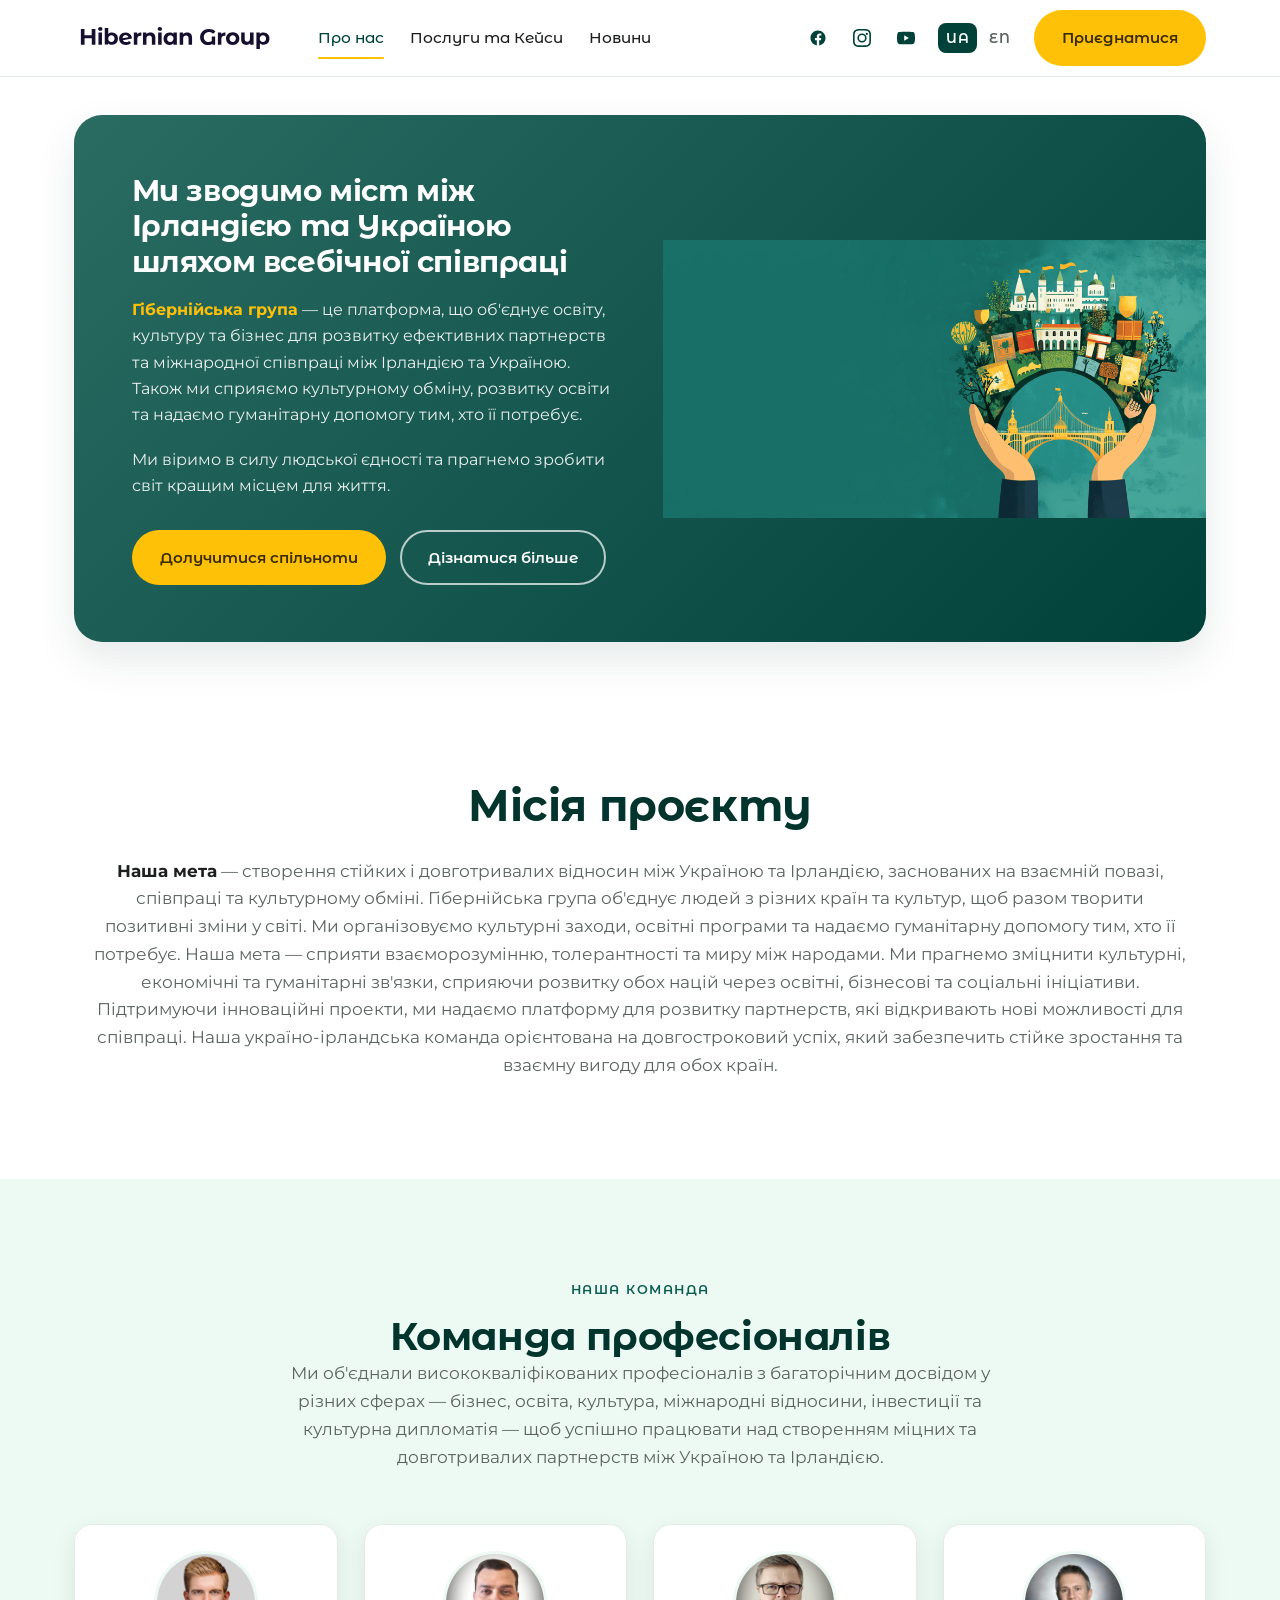
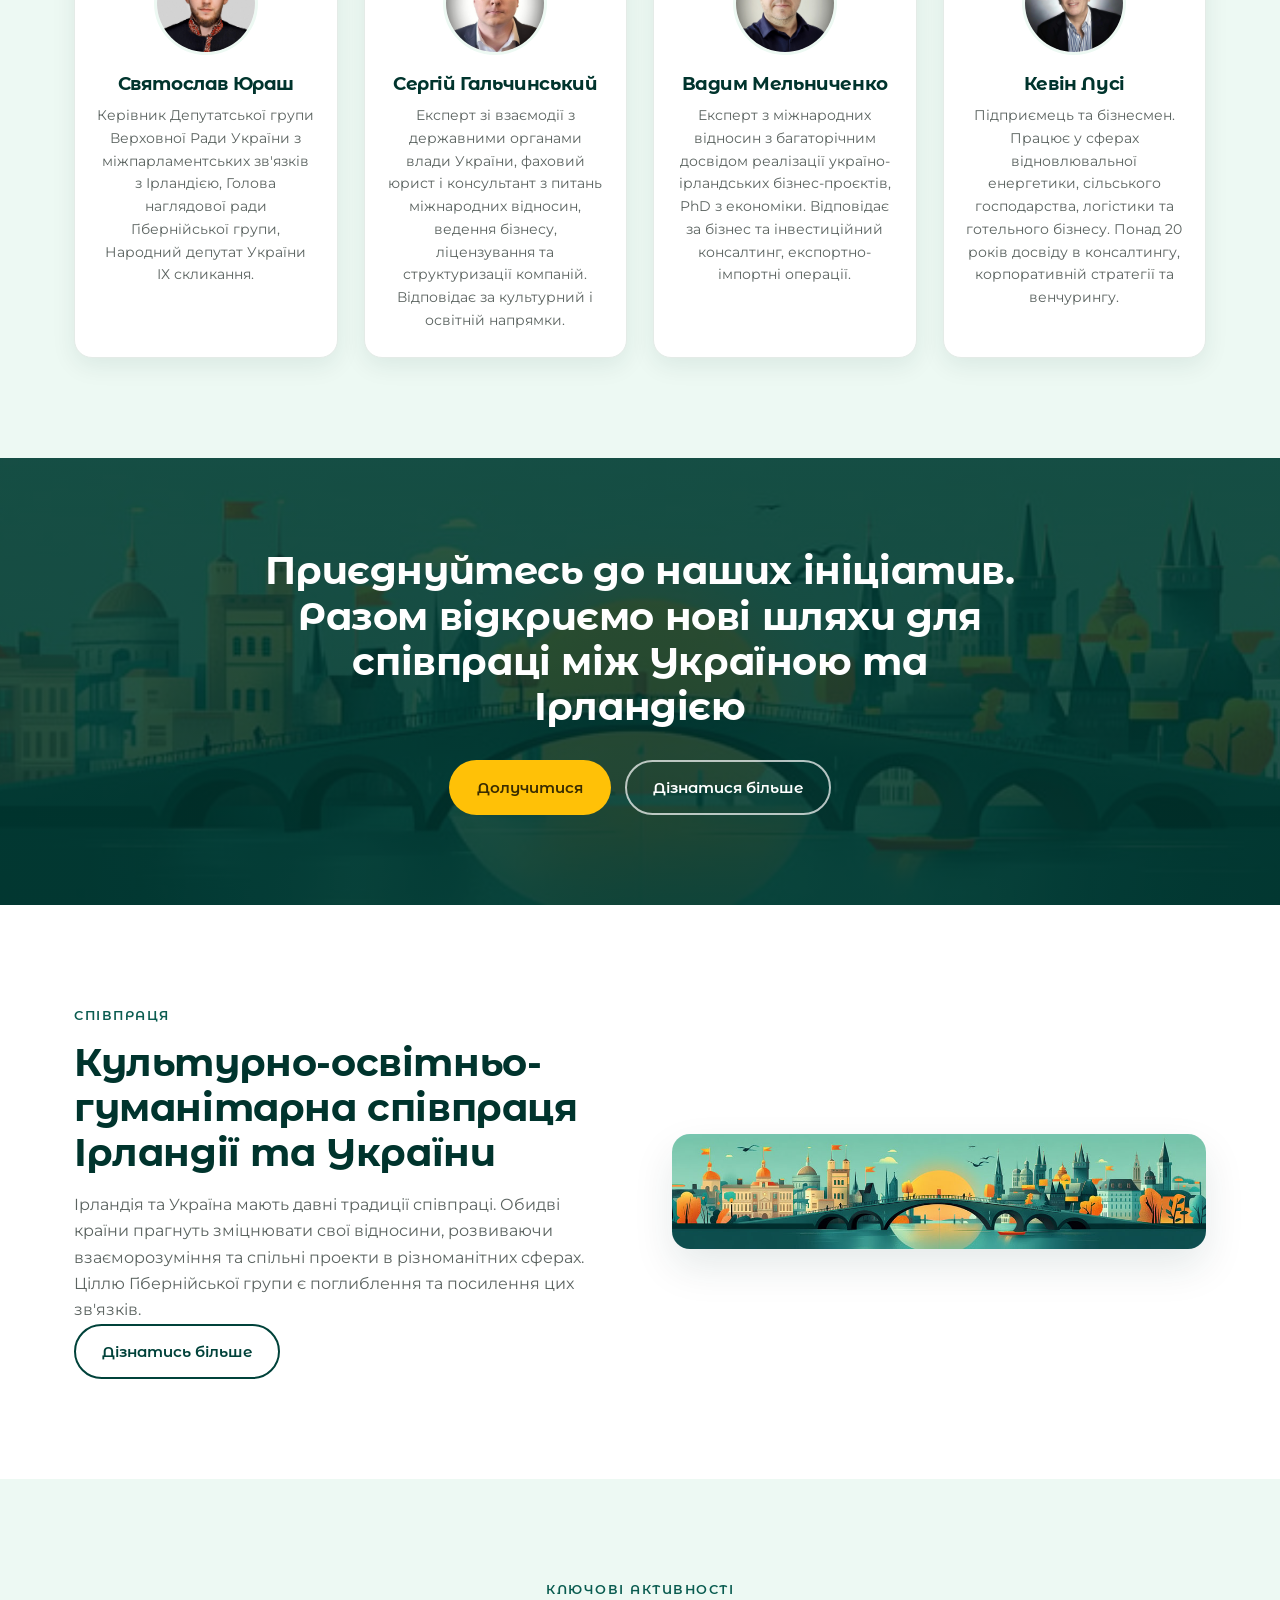
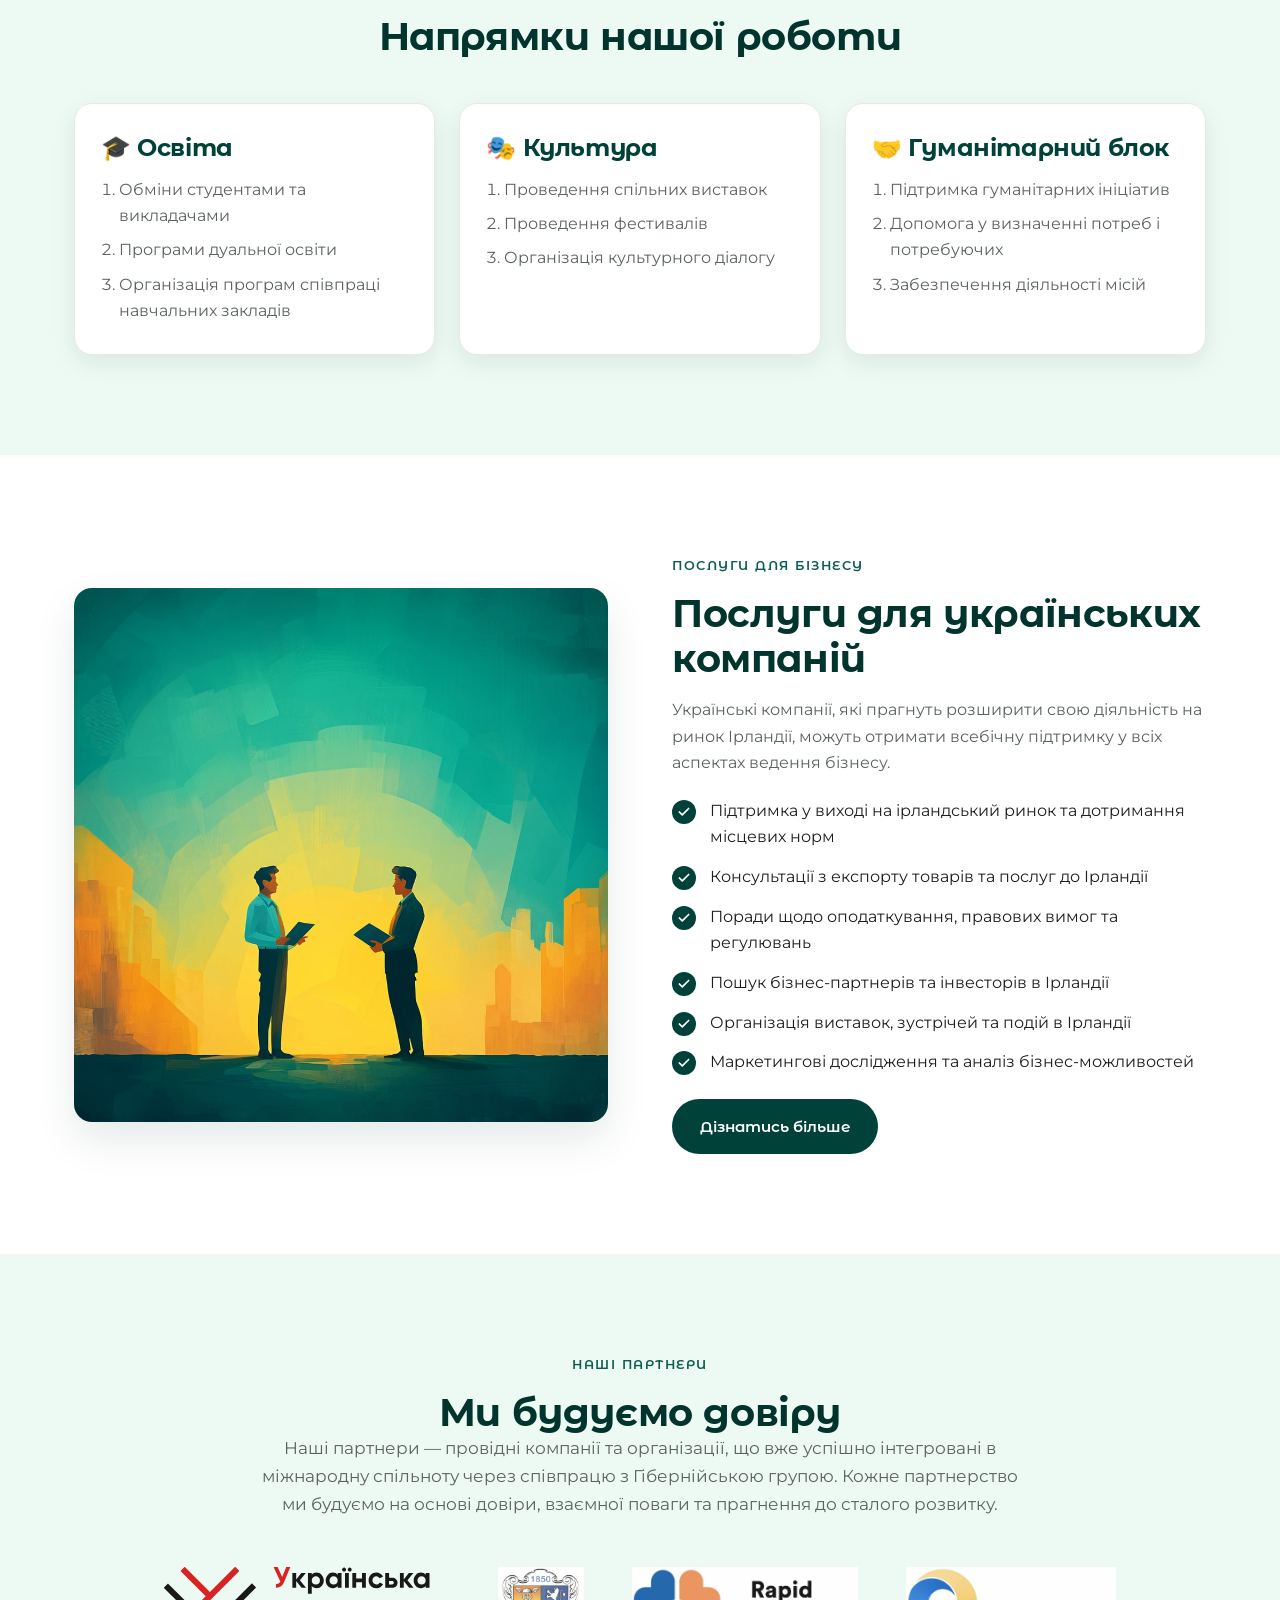
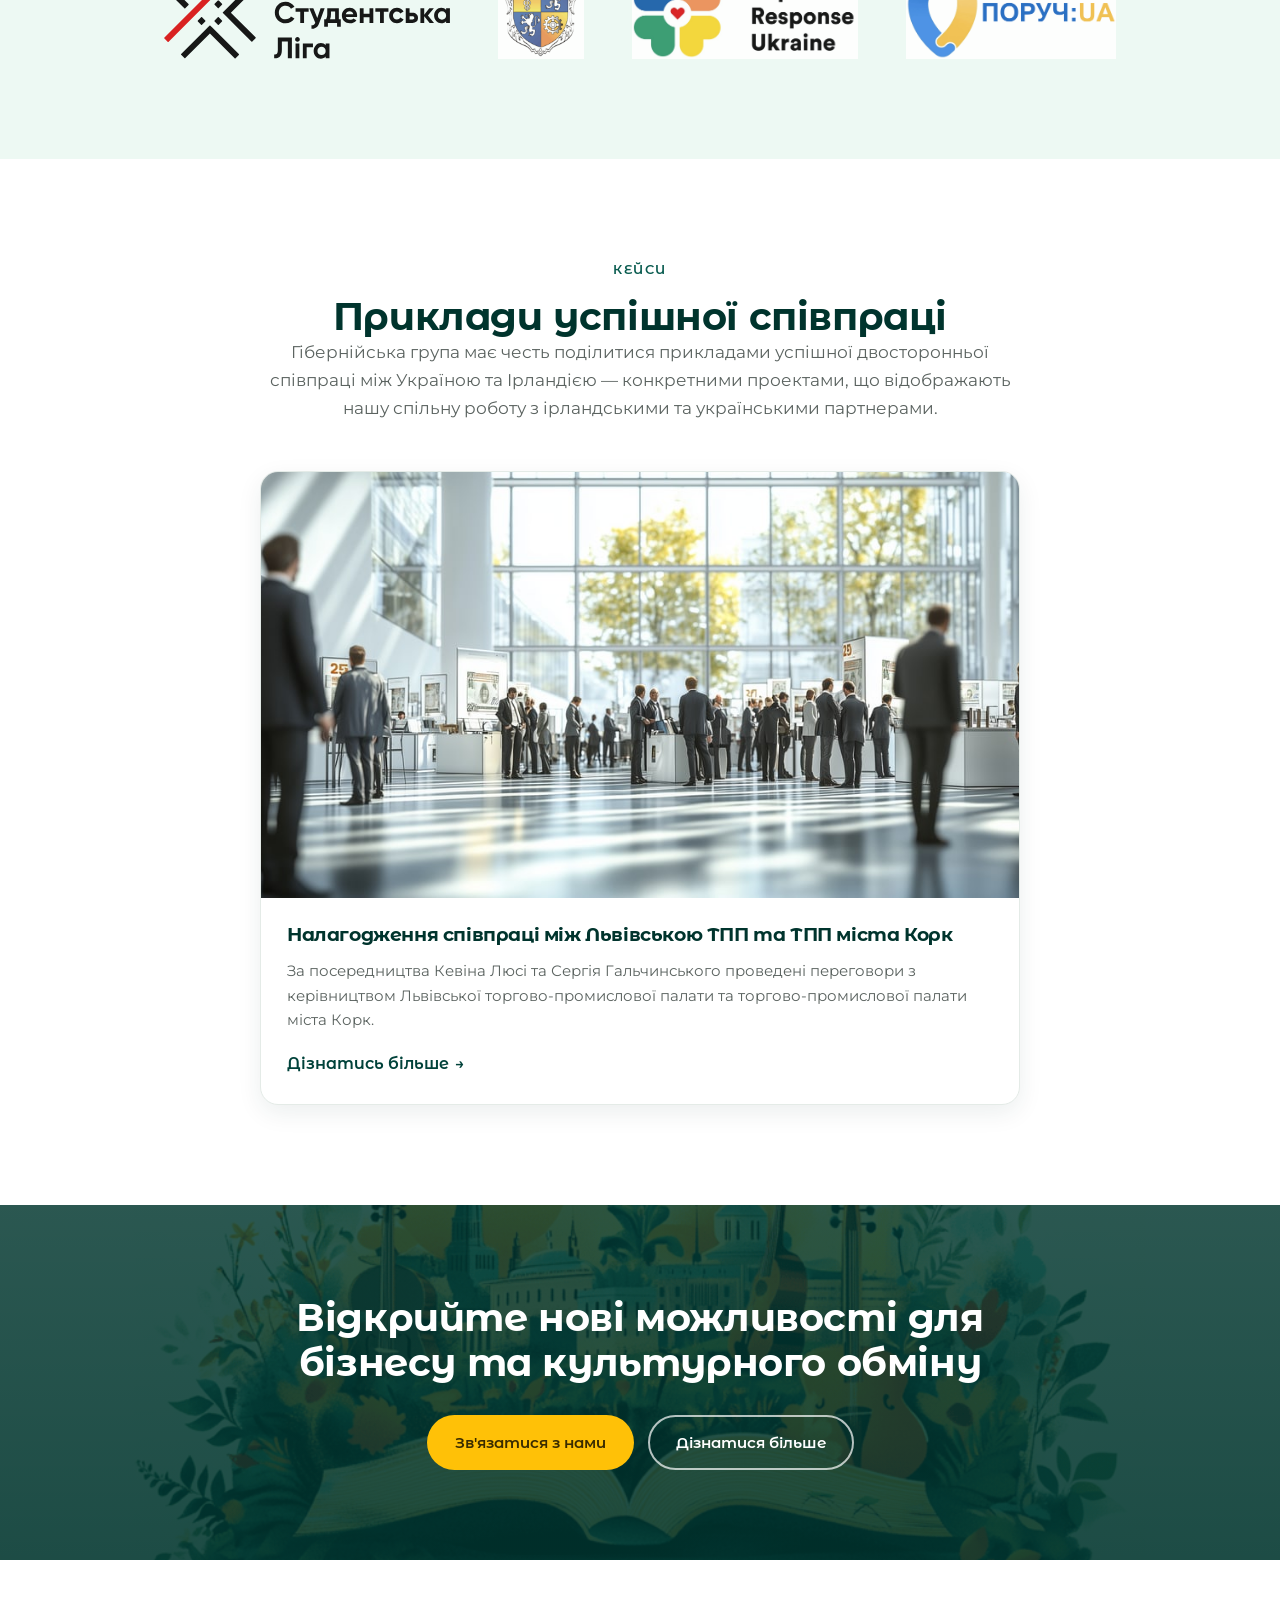
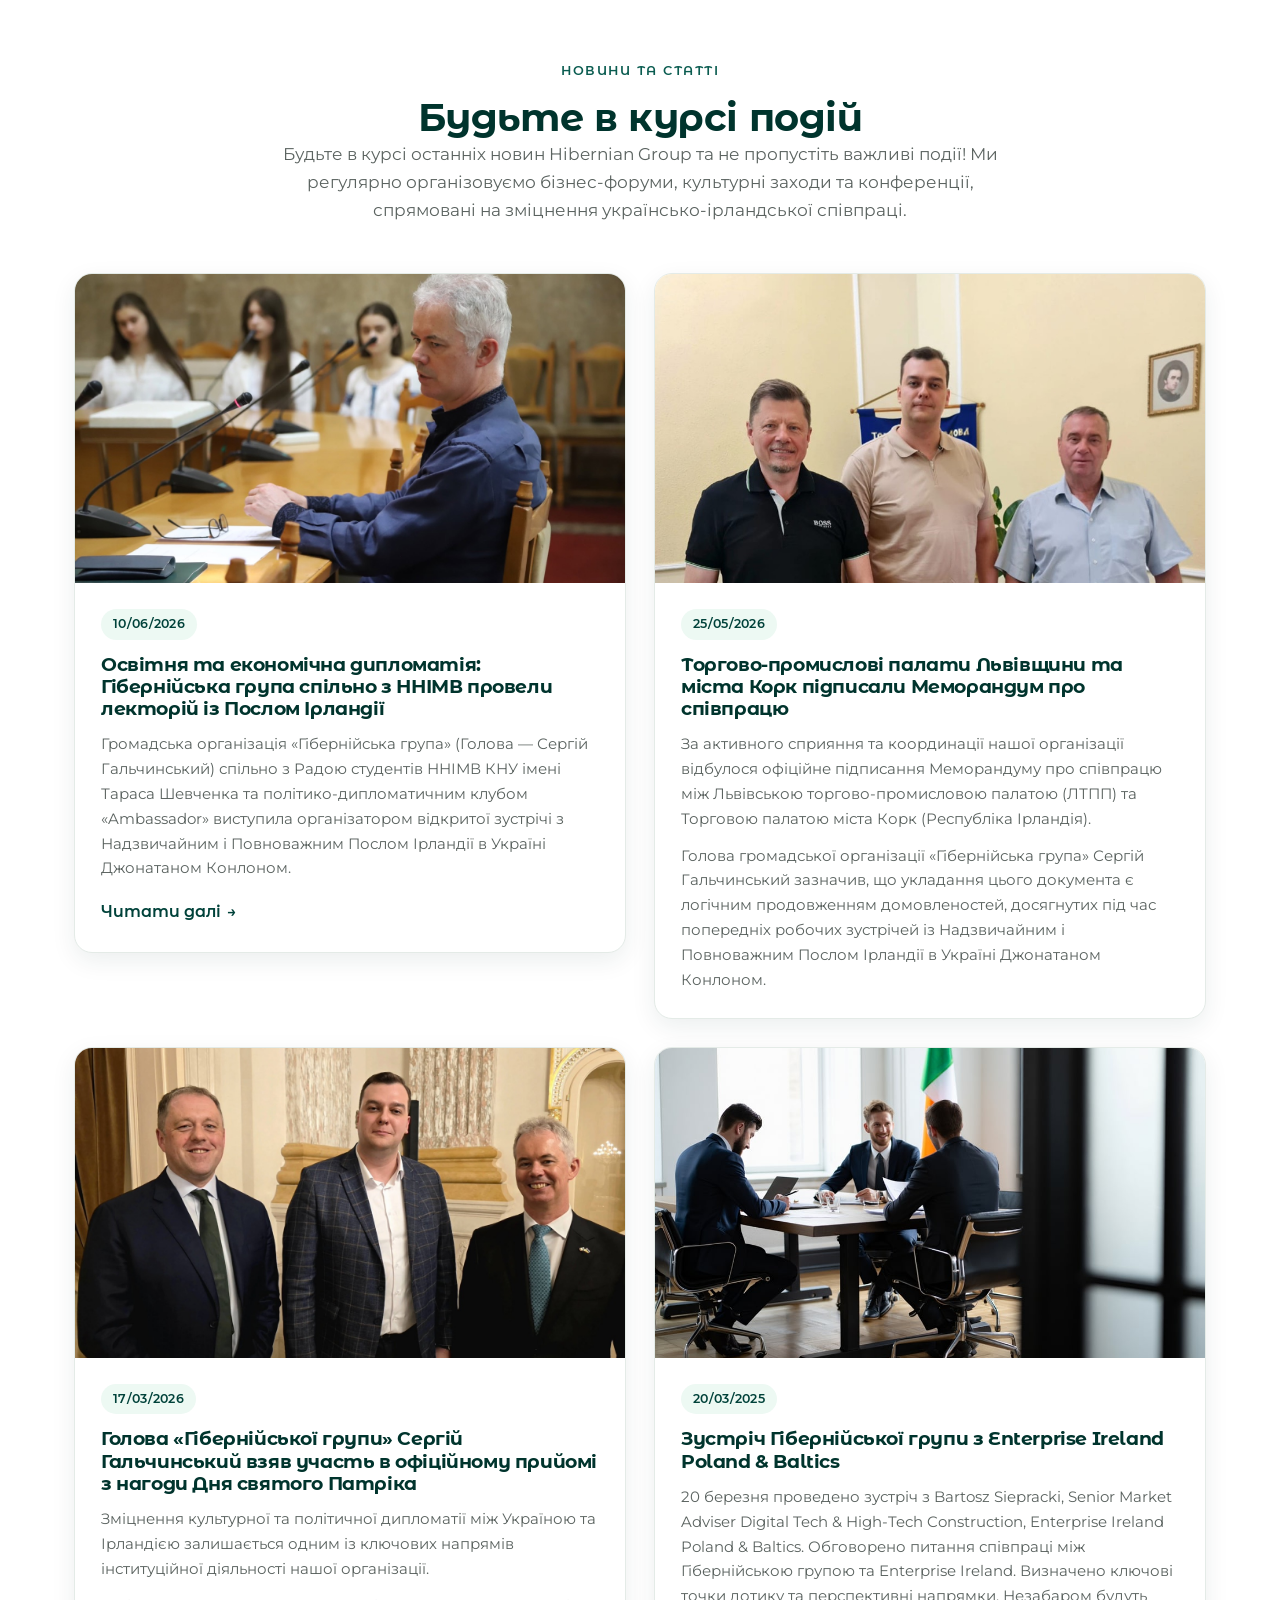
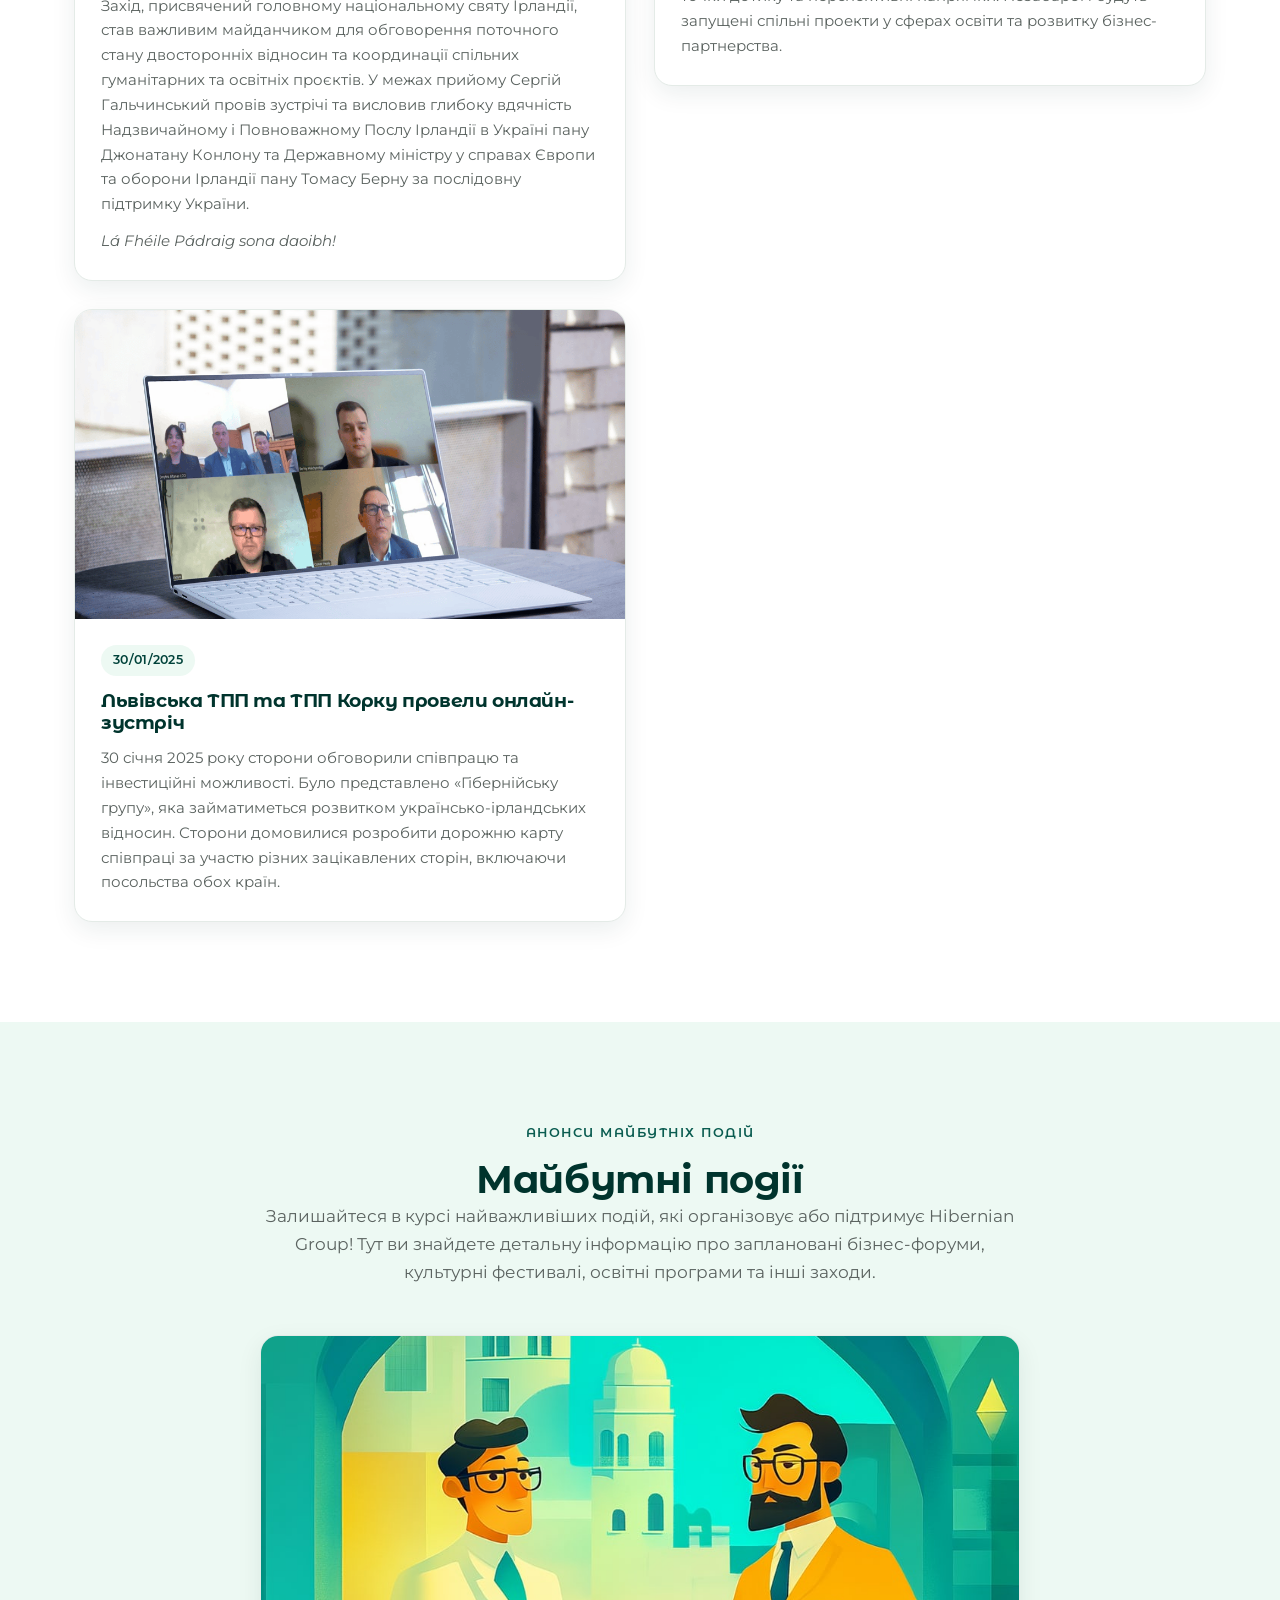
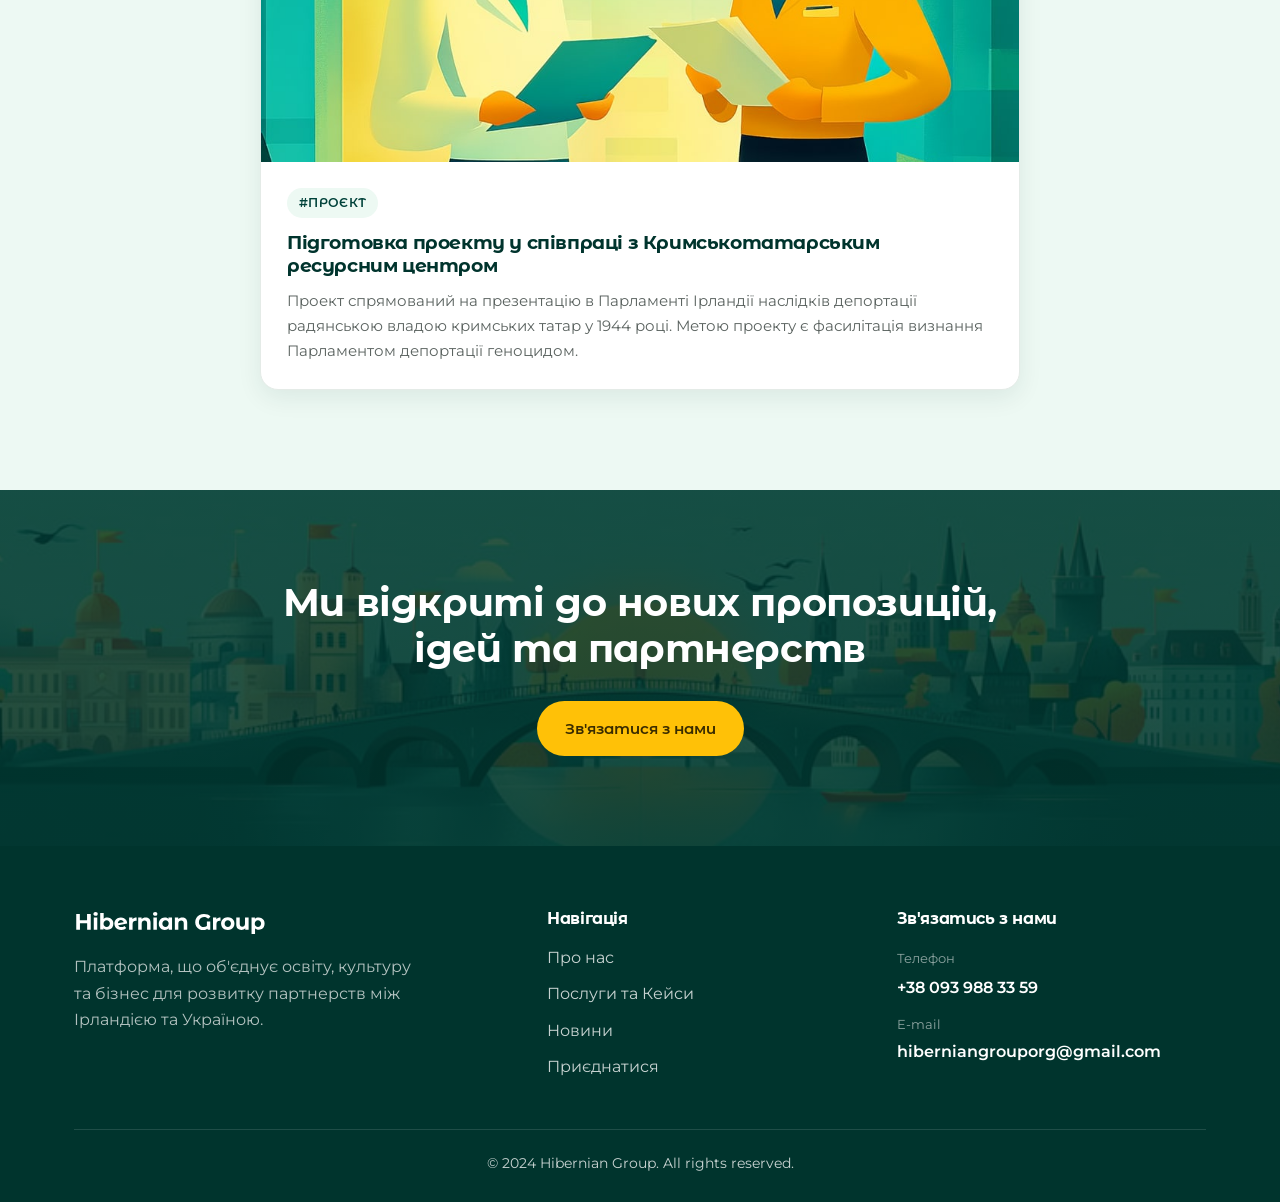
<file: index.html>
<!doctype html>
<html lang="uk">
<head>
<meta charset="utf-8">
<meta name="viewport" content="width=device-width, initial-scale=1">
<title>Про нас — Hibernian Group</title>
<meta name="description" content="Гібернійська група — платформа, що об'єднує освіту, культуру та бізнес для розвитку партнерств між Ірландією та Україною.">
<link rel="icon" href="img/logo-dark.svg">
<link rel="preconnect" href="https://fonts.googleapis.com">
<link rel="preconnect" href="https://fonts.gstatic.com" crossorigin>
<link href="https://fonts.googleapis.com/css2?family=Montserrat+Alternates:wght@500;600;700&family=Montserrat:wght@400;500;600&display=swap" rel="stylesheet">
<link rel="stylesheet" href="css/style.css">
</head>
<body>

<!-- HEADER -->
<header class="site-header">
  <div class="container">
    <nav class="nav" id="nav">
      <a class="brand" href="index.html"><img src="img/logo-dark.svg" alt="Hibernian Group"></a>
      <div class="nav-links">
        <a href="index.html" class="active">Про нас</a>
        <a href="poslugi.html">Послуги та Кейси</a>
        <a href="index.html#news">Новини</a>
      </div>
      <div class="nav-right">
        <div class="socials" aria-label="Соцмережі">
          <a href="#" aria-label="Facebook"><svg viewBox="0 0 24 24"><path d="M22 12c0-5.52-4.48-10-10-10S2 6.48 2 12c0 4.99 3.66 9.13 8.44 9.88v-6.99H7.9V12h2.54V9.8c0-2.5 1.49-3.89 3.78-3.89 1.09 0 2.24.2 2.24.2v2.46h-1.26c-1.24 0-1.63.77-1.63 1.56V12h2.78l-.44 2.89h-2.34v6.99C18.34 21.13 22 16.99 22 12z"/></svg></a>
          <a href="#" aria-label="Instagram"><svg viewBox="0 0 24 24"><path d="M12 2.16c3.2 0 3.58.01 4.85.07 1.17.05 1.8.25 2.23.41.56.22.96.48 1.38.9.42.42.68.82.9 1.38.16.42.36 1.06.41 2.23.06 1.27.07 1.65.07 4.85s-.01 3.58-.07 4.85c-.05 1.17-.25 1.8-.41 2.23-.22.56-.48.96-.9 1.38-.42.42-.82.68-1.38.9-.42.16-1.06.36-2.23.41-1.27.06-1.65.07-4.85.07s-3.58-.01-4.85-.07c-1.17-.05-1.8-.25-2.23-.41-.56-.22-.96-.48-1.38-.9-.42-.42-.68-.82-.9-1.38-.16-.42-.36-1.06-.41-2.23C2.17 15.58 2.16 15.2 2.16 12s.01-3.58.07-4.85c.05-1.17.25-1.8.41-2.23.22-.56.48-.96.9-1.38.42-.42.82-.68 1.38-.9.42-.16 1.06-.36 2.23-.41C8.42 2.17 8.8 2.16 12 2.16M12 0C8.74 0 8.33.01 7.05.07 5.78.13 4.9.33 4.14.63c-.79.31-1.46.72-2.12 1.38C1.36 2.67.95 3.34.63 4.14.33 4.9.13 5.78.07 7.05.01 8.33 0 8.74 0 12s.01 3.67.07 4.95c.06 1.27.26 2.15.56 2.91.31.8.72 1.47 1.38 2.13.66.66 1.33 1.07 2.12 1.38.76.3 1.64.5 2.91.56C8.33 23.99 8.74 24 12 24s3.67-.01 4.95-.07c1.27-.06 2.15-.26 2.91-.56.8-.31 1.47-.72 2.13-1.38.66-.66 1.07-1.33 1.38-2.13.3-.76.5-1.64.56-2.91.06-1.28.07-1.69.07-4.95s-.01-3.67-.07-4.95c-.06-1.27-.26-2.15-.56-2.91-.31-.8-.72-1.47-1.38-2.13-.66-.66-1.33-1.07-2.13-1.38-.76-.3-1.64-.5-2.91-.56C15.67.01 15.26 0 12 0zm0 5.84A6.16 6.16 0 1 0 18.16 12 6.16 6.16 0 0 0 12 5.84zm0 10.16A4 4 0 1 1 16 12a4 4 0 0 1-4 4zm6.41-10.85a1.44 1.44 0 1 0 1.44 1.44 1.44 1.44 0 0 0-1.44-1.44z"/></svg></a>
          <a href="#" aria-label="YouTube"><svg viewBox="0 0 24 24"><path d="M23.5 6.2a3.02 3.02 0 0 0-2.12-2.14C19.5 3.55 12 3.55 12 3.55s-7.5 0-9.38.51A3.02 3.02 0 0 0 .5 6.2 31.6 31.6 0 0 0 0 12a31.6 31.6 0 0 0 .5 5.8 3.02 3.02 0 0 0 2.12 2.14c1.88.51 9.38.51 9.38.51s7.5 0 9.38-.51a3.02 3.02 0 0 0 2.12-2.14A31.6 31.6 0 0 0 24 12a31.6 31.6 0 0 0-.5-5.8zM9.6 15.6V8.4l6.2 3.6z"/></svg></a>
        </div>
        <div class="lang">
          <a href="index.html" class="active">ua</a>
          <a href="en.html">en</a>
        </div>
        <a href="https://forms.gle/8BbtrF5Wgb8C8Dcy5" target="_blank" rel="noopener" class="btn btn-yellow">Приєднатися</a>
      </div>
      <button class="nav-toggle" id="navToggle" aria-label="Меню"><span></span><span></span><span></span></button>
    </nav>
  </div>
</header>

<!-- HERO -->
<section class="hero">
  <div class="container">
    <div class="hero-card">
      <div class="hero-text">
        <h1>Ми зводимо міст між Ірландією та Україною шляхом всебічної співпраці</h1>
        <p><strong class="hl">Гібернійська група</strong> — це платформа, що об'єднує освіту, культуру та бізнес для розвитку ефективних партнерств та міжнародної співпраці між Ірландією та Україною. Також ми сприяємо культурному обміну, розвитку освіти та надаємо гуманітарну допомогу тим, хто її потребує.</p>
        <p>Ми віримо в силу людської єдності та прагнемо зробити світ кращим місцем для життя.</p>
        <div class="btn-row">
          <a href="https://forms.gle/8BbtrF5Wgb8C8Dcy5" target="_blank" rel="noopener" class="btn btn-yellow">Долучитися спільноти</a>
          <a href="poslugi.html" class="btn btn-outline-light">Дізнатися більше</a>
        </div>
      </div>
      <div class="hero-media"><img src="img/hero.png" alt="Ірландія та Україна"></div>
    </div>
  </div>
</section>

<!-- MISSION -->
<section class="section mission">
  <div class="container">
    <h2>Місія проєкту</h2>
    <p class="mission-text"><strong>Наша мета</strong> — створення стійких і довготривалих відносин між Україною та Ірландією, заснованих на взаємній повазі, співпраці та культурному обміні. Гібернійська група об'єднує людей з різних країн та культур, щоб разом творити позитивні зміни у світі. Ми організовуємо культурні заходи, освітні програми та надаємо гуманітарну допомогу тим, хто її потребує. Наша мета — сприяти взаєморозумінню, толерантності та миру між народами. Ми прагнемо зміцнити культурні, економічні та гуманітарні зв'язки, сприяючи розвитку обох націй через освітні, бізнесові та соціальні ініціативи. Підтримуючи інноваційні проекти, ми надаємо платформу для розвитку партнерств, які відкривають нові можливості для співпраці. Наша україно-ірландська команда орієнтована на довгостроковий успіх, який забезпечить стійке зростання та взаємну вигоду для обох країн.</p>
  </div>
</section>

<!-- TEAM -->
<section class="section section--tint">
  <div class="container center">
    <div class="eyebrow">Наша команда</div>
    <h2>Команда професіоналів</h2>
    <p class="lead">Ми об'єднали висококваліфікованих професіоналів з багаторічним досвідом у різних сферах — бізнес, освіта, культура, міжнародні відносини, інвестиції та культурна дипломатія — щоб успішно працювати над створенням міцних та довготривалих партнерств між Україною та Ірландією.</p>
    <div class="team-grid">
      <article class="team-card">
        <img src="img/team-yurash.png" alt="Святослав Юраш">
        <h3>Святослав Юраш</h3>
        <p>Керівник Депутатської групи Верховної Ради України з міжпарламентських зв'язків з Ірландією, Голова наглядової ради Гібернійської групи, Народний депутат України ІХ скликання.</p>
      </article>
      <article class="team-card">
        <img src="img/team-halchynskyi.jpg" alt="Сергій Гальчинський">
        <h3>Сергій Гальчинський</h3>
        <p>Експерт зі взаємодії з державними органами влади України, фаховий юрист і консультант з питань міжнародних відносин, ведення бізнесу, ліцензування та структуризації компаній. Відповідає за культурний і освітній напрямки.</p>
      </article>
      <article class="team-card">
        <img src="img/team-melnychenko.jpg" alt="Вадим Мельниченко">
        <h3>Вадим Мельниченко</h3>
        <p>Експерт з міжнародних відносин з багаторічним досвідом реалізації україно-ірландських бізнес-проєктів, PhD з економіки. Відповідає за бізнес та інвестиційний консалтинг, експортно-імпортні операції.</p>
      </article>
      <article class="team-card">
        <img src="img/team-lucey.jpg" alt="Кевін Лусі">
        <h3>Кевін Лусі</h3>
        <p>Підприємець та бізнесмен. Працює у сферах відновлювальної енергетики, сільського господарства, логістики та готельного бізнесу. Понад 20 років досвіду в консалтингу, корпоративній стратегії та венчурингу.</p>
      </article>
    </div>
  </div>
</section>

<!-- CTA 1 -->
<section class="cta" style="background:url('img/cta-culture.jpg') center/cover;">
  <div class="container">
    <h2>Приєднуйтесь до наших ініціатив. Разом відкриємо нові шляхи для співпраці між Україною та Ірландією</h2>
    <div class="btn-row">
      <a href="https://forms.gle/8BbtrF5Wgb8C8Dcy5" target="_blank" rel="noopener" class="btn btn-yellow">Долучитися</a>
      <a href="poslugi.html" class="btn btn-outline-light">Дізнатися більше</a>
    </div>
  </div>
</section>

<!-- CULTURE -->
<section class="section">
  <div class="container">
    <div class="split reverse">
      <div class="split-media"><img src="img/cta-culture.jpg" alt="Співпраця Ірландії та України"></div>
      <div class="split-body">
        <div class="eyebrow">Співпраця</div>
        <h2>Культурно-освітньо-гуманітарна співпраця Ірландії та України</h2>
        <p>Ірландія та Україна мають давні традиції співпраці. Обидві країни прагнуть зміцнювати свої відносини, розвиваючи взаєморозуміння та спільні проекти в різноманітних сферах. Ціллю Гібернійської групи є поглиблення та посилення цих зв'язків.</p>
        <a href="poslugi.html" class="btn btn-ghost">Дізнатись більше</a>
      </div>
    </div>
  </div>
</section>

<!-- KEY ACTIVITIES -->
<section class="section section--tint">
  <div class="container center">
    <div class="eyebrow">Ключові активності</div>
    <h2>Напрямки нашої роботи</h2>
    <div class="activities" style="text-align:left">
      <div class="activity">
        <h3>🎓 Освіта</h3>
        <ol>
          <li>Обміни студентами та викладачами</li>
          <li>Програми дуальної освіти</li>
          <li>Організація програм співпраці навчальних закладів</li>
        </ol>
      </div>
      <div class="activity">
        <h3>🎭 Культура</h3>
        <ol>
          <li>Проведення спільних виставок</li>
          <li>Проведення фестивалів</li>
          <li>Організація культурного діалогу</li>
        </ol>
      </div>
      <div class="activity">
        <h3>🤝 Гуманітарний блок</h3>
        <ol>
          <li>Підтримка гуманітарних ініціатив</li>
          <li>Допомога у визначенні потреб і потребуючих</li>
          <li>Забезпечення діяльності місій</li>
        </ol>
      </div>
    </div>
  </div>
</section>

<!-- SERVICES -->
<section class="section">
  <div class="container">
    <div class="split">
      <div class="split-media"><img src="img/services.jpg" alt="Послуги для українських компаній"></div>
      <div class="split-body">
        <div class="eyebrow">Послуги для бізнесу</div>
        <h2>Послуги для українських компаній</h2>
        <p>Українські компанії, які прагнуть розширити свою діяльність на ринок Ірландії, можуть отримати всебічну підтримку у всіх аспектах ведення бізнесу.</p>
        <ul class="checklist">
          <li>Підтримка у виході на ірландський ринок та дотримання місцевих норм</li>
          <li>Консультації з експорту товарів та послуг до Ірландії</li>
          <li>Поради щодо оподаткування, правових вимог та регулювань</li>
          <li>Пошук бізнес-партнерів та інвесторів в Ірландії</li>
          <li>Організація виставок, зустрічей та подій в Ірландії</li>
          <li>Маркетингові дослідження та аналіз бізнес-можливостей</li>
        </ul>
        <p style="margin-top:24px"><a href="poslugi.html" class="btn btn-primary">Дізнатись більше</a></p>
      </div>
    </div>
  </div>
</section>

<!-- PARTNERS -->
<section class="section section--tint">
  <div class="container center">
    <div class="eyebrow">Наші партнери</div>
    <h2>Ми будуємо довіру</h2>
    <p class="lead">Наші партнери — провідні компанії та організації, що вже успішно інтегровані в міжнародну спільноту через співпрацю з Гібернійською групою. Кожне партнерство ми будуємо на основі довіри, взаємної поваги та прагнення до сталого розвитку.</p>
    <div class="partners">
      <img src="img/partner1.svg" alt="Партнер">
      <img src="img/partner2.png" alt="Львівська ТПП">
      <img src="img/partner3.jpg" alt="Rapid Response Ukraine">
      <img src="img/partner4.png" alt="Партнер">
    </div>
  </div>
</section>

<!-- CASES -->
<section class="section">
  <div class="container center">
    <div class="eyebrow">Кейси</div>
    <h2>Приклади успішної співпраці</h2>
    <p class="lead">Гібернійська група має честь поділитися прикладами успішної двосторонньої співпраці між Україною та Ірландією — конкретними проектами, що відображають нашу спільну роботу з ірландськими та українськими партнерами.</p>
    <div class="cards" style="text-align:left;grid-template-columns:1fr;max-width:760px;margin-inline:auto">
      <article class="card">
        <div class="card-media"><img src="img/case-lviv-cork.jpg" alt="Львівська ТПП та ТПП Корку"></div>
        <div class="card-body">
          <h3>Налагодження співпраці між Львівською ТПП та ТПП міста Корк</h3>
          <p>За посередництва Кевіна Люсі та Сергія Гальчинського проведені переговори з керівництвом Львівської торгово-промислової палати та торгово-промислової палати міста Корк.</p>
          <a href="https://drive.google.com/file/d/1KojA7nOxJ5LFIyeL2ZDcUjDuU2lwnVhG/view" target="_blank" rel="noopener" class="more">Дізнатись більше</a>
        </div>
      </article>
    </div>
  </div>
</section>

<!-- CTA 2 -->
<section class="cta" style="background:url('img/cta-bottom.png') center/cover;">
  <div class="container">
    <h2>Відкрийте нові можливості для бізнесу та культурного обміну</h2>
    <div class="btn-row">
      <a href="mailto:hiberniangrouporg@gmail.com" class="btn btn-yellow">Зв'язатися з нами</a>
      <a href="poslugi.html" class="btn btn-outline-light">Дізнатися більше</a>
    </div>
  </div>
</section>

<!-- NEWS -->
<section class="section" id="news">
  <div class="container center">
    <div class="eyebrow">Новини та статті</div>
    <h2>Будьте в курсі подій</h2>
    <p class="lead">Будьте в курсі останніх новин Hibernian Group та не пропустіть важливі події! Ми регулярно організовуємо бізнес-форуми, культурні заходи та конференції, спрямовані на зміцнення українсько-ірландської співпраці.</p>
    <div class="cards" style="text-align:left">
      <article class="card">
        <div class="card-media"><img src="img/news-conlon-edu.jpg" alt="Лекторій із Послом Ірландії Джонатаном Конлоном"></div>
        <div class="card-body">
          <span class="badge">10/06/2026</span>
          <h3><a href="https://www.facebook.com/share/p/17gsPnvqEi/" target="_blank" rel="noopener">Освітня та економічна дипломатія: Гібернійська група спільно з ННІМВ провели лекторій із Послом Ірландії</a></h3>
          <p>Громадська організація «Гібернійська група» (Голова — Сергій Гальчинський) спільно з Радою студентів ННІМВ КНУ імені Тараса Шевченка та політико-дипломатичним клубом «Ambassador» виступила організатором відкритої зустрічі з Надзвичайним і Повноважним Послом Ірландії в Україні Джонатаном Конлоном.</p>
          <a href="https://www.facebook.com/share/p/17gsPnvqEi/" target="_blank" rel="noopener" class="more">Читати далі</a>
        </div>
      </article>
      <article class="card">
        <div class="card-media"><img src="img/news-memorandum.jpg" alt="Підписання Меморандуму між ЛТПП та ТПП Корку" style="object-position:center 25%"></div>
        <div class="card-body">
          <span class="badge">25/05/2026</span>
          <h3><a href="#" target="_blank" rel="noopener">Торгово-промислові палати Львівщини та міста Корк підписали Меморандум про співпрацю</a></h3>
          <p>За активного сприяння та координації нашої організації відбулося офіційне підписання Меморандуму про співпрацю між Львівською торгово-промисловою палатою (ЛТПП) та Торговою палатою міста Корк (Республіка Ірландія).</p>
          <p>Голова громадської організації «Гібернійська група» Сергій Гальчинський зазначив, що укладання цього документа є логічним продовженням домовленостей, досягнутих під час попередніх робочих зустрічей із Надзвичайним і Повноважним Послом Ірландії в Україні Джонатаном Конлоном.</p>
        </div>
      </article>
      <article class="card">
        <div class="card-media"><img src="img/news-stpatrick.jpg" alt="Прийом з нагоди Дня святого Патріка"></div>
        <div class="card-body">
          <span class="badge">17/03/2026</span>
          <h3><a href="https://www.facebook.com/share/p/1FtBpFpqxV/" target="_blank" rel="noopener">Голова «Гібернійської групи» Сергій Гальчинський взяв участь в офіційному прийомі з нагоди Дня святого Патріка</a></h3>
          <p>Зміцнення культурної та політичної дипломатії між Україною та Ірландією залишається одним із ключових напрямів інституційної діяльності нашої організації.</p>
          <p>Захід, присвячений головному національному святу Ірландії, став важливим майданчиком для обговорення поточного стану двосторонніх відносин та координації спільних гуманітарних та освітніх проєктів. У межах прийому Сергій Гальчинський провів зустрічі та висловив глибоку вдячність Надзвичайному і Повноважному Послу Ірландії в Україні пану Джонатану Конлону та Державному міністру у справах Європи та оборони Ірландії пану Томасу Берну за послідовну підтримку України.</p>
          <p><em>Lá Fhéile Pádraig sona daoibh!</em></p>
        </div>
      </article>
      <article class="card">
        <div class="card-media"><img src="img/news-enterprise.jpg" alt="Зустріч з Enterprise Ireland"></div>
        <div class="card-body">
          <span class="badge">20/03/2025</span>
          <h3>Зустріч Гібернійської групи з Enterprise Ireland Poland &amp; Baltics</h3>
          <p>20 березня проведено зустріч з Bartosz Siepracki, Senior Market Adviser Digital Tech &amp; High-Tech Construction, Enterprise Ireland Poland &amp; Baltics. Обговорено питання співпраці між Гібернійською групою та Enterprise Ireland. Визначено ключові точки дотику та перспективні напрямки. Незабаром будуть запущені спільні проекти у сферах освіти та розвитку бізнес-партнерства.</p>
        </div>
      </article>
      <article class="card">
        <div class="card-media"><img src="img/news-lviv-cork.png" alt="Львівська ТПП та ТПП Корку"></div>
        <div class="card-body">
          <span class="badge">30/01/2025</span>
          <h3><a href="https://drive.google.com/file/d/1KojA7nOxJ5LFIyeL2ZDcUjDuU2lwnVhG/view" target="_blank" rel="noopener">Львівська ТПП та ТПП Корку провели онлайн-зустріч</a></h3>
          <p>30 січня 2025 року сторони обговорили співпрацю та інвестиційні можливості. Було представлено «Гібернійську групу», яка займатиметься розвитком українсько-ірландських відносин. Сторони домовилися розробити дорожню карту співпраці за участю різних зацікавлених сторін, включаючи посольства обох країн.</p>
        </div>
      </article>
    </div>
  </div>
</section>

<!-- EVENTS -->
<section class="section section--tint">
  <div class="container center">
    <div class="eyebrow">Анонси майбутніх подій</div>
    <h2>Майбутні події</h2>
    <p class="lead">Залишайтеся в курсі найважливіших подій, які організовує або підтримує Hibernian Group! Тут ви знайдете детальну інформацію про заплановані бізнес-форуми, культурні фестивалі, освітні програми та інші заходи.</p>
    <div class="cards" style="text-align:left;grid-template-columns:1fr;max-width:760px;margin-inline:auto">
      <article class="card">
        <div class="card-media"><img src="img/project-crimea.jpg" alt="Проєкт з Кримськотатарським ресурсним центром"></div>
        <div class="card-body">
          <span class="badge">#ПРОЄКТ</span>
          <h3>Підготовка проекту у співпраці з Кримськотатарським ресурсним центром</h3>
          <p>Проект спрямований на презентацію в Парламенті Ірландії наслідків депортації радянською владою кримських татар у 1944 році. Метою проекту є фасилітація визнання Парламентом депортації геноцидом.</p>
        </div>
      </article>
    </div>
  </div>
</section>

<!-- CTA 3 -->
<section class="cta" style="background:url('img/cta-culture.jpg') center/cover;">
  <div class="container">
    <h2>Ми відкриті до нових пропозицій, ідей та партнерств</h2>
    <div class="btn-row">
      <a href="mailto:hiberniangrouporg@gmail.com" class="btn btn-yellow">Зв'язатися з нами</a>
    </div>
  </div>
</section>

<!-- FOOTER -->
<footer class="site-footer">
  <div class="container">
    <div class="footer-grid">
      <div>
        <img class="flogo" src="img/logo-white.svg" alt="Hibernian Group">
        <p style="color:rgba(255,255,255,.7);max-width:340px">Платформа, що об'єднує освіту, культуру та бізнес для розвитку партнерств між Ірландією та Україною.</p>
      </div>
      <div>
        <h4>Навігація</h4>
        <div class="footer-links">
          <a href="index.html">Про нас</a>
          <a href="poslugi.html">Послуги та Кейси</a>
          <a href="index.html#news">Новини</a>
          <a href="https://forms.gle/8BbtrF5Wgb8C8Dcy5" target="_blank" rel="noopener">Приєднатися</a>
        </div>
      </div>
      <div class="footer-contact">
        <h4>Зв'язатись з нами</h4>
        <span>Телефон</span>
        <a href="tel:+380939883359">+38 093 988 33 59</a>
        <span style="margin-top:12px;display:block">E-mail</span>
        <a href="mailto:hiberniangrouporg@gmail.com">hiberniangrouporg@gmail.com</a>
      </div>
    </div>
    <div class="footer-bottom">© 2024 Hibernian Group. All rights reserved.</div>
  </div>
</footer>

<script>
  var t = document.getElementById('navToggle'), n = document.getElementById('nav');
  if (t) t.addEventListener('click', function(){ n.classList.toggle('open'); });
</script>
</body>
</html>
</file>
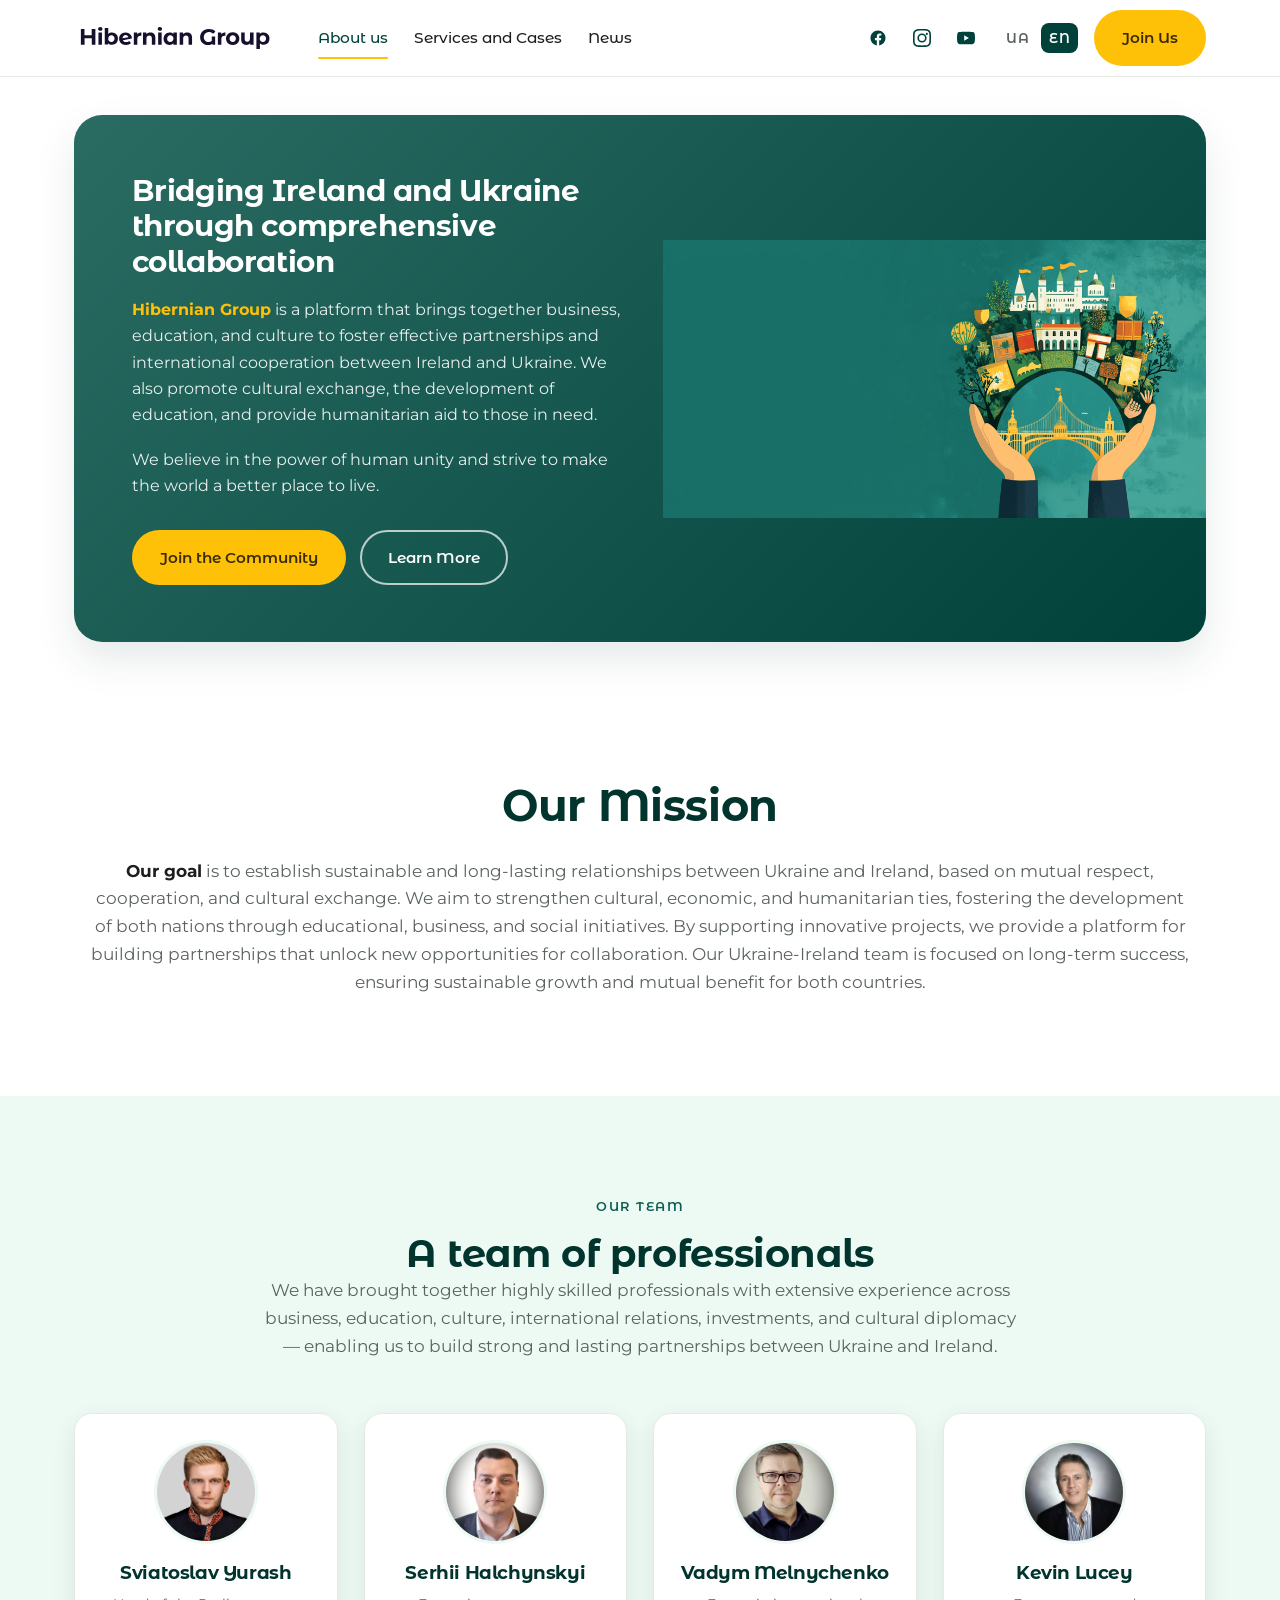
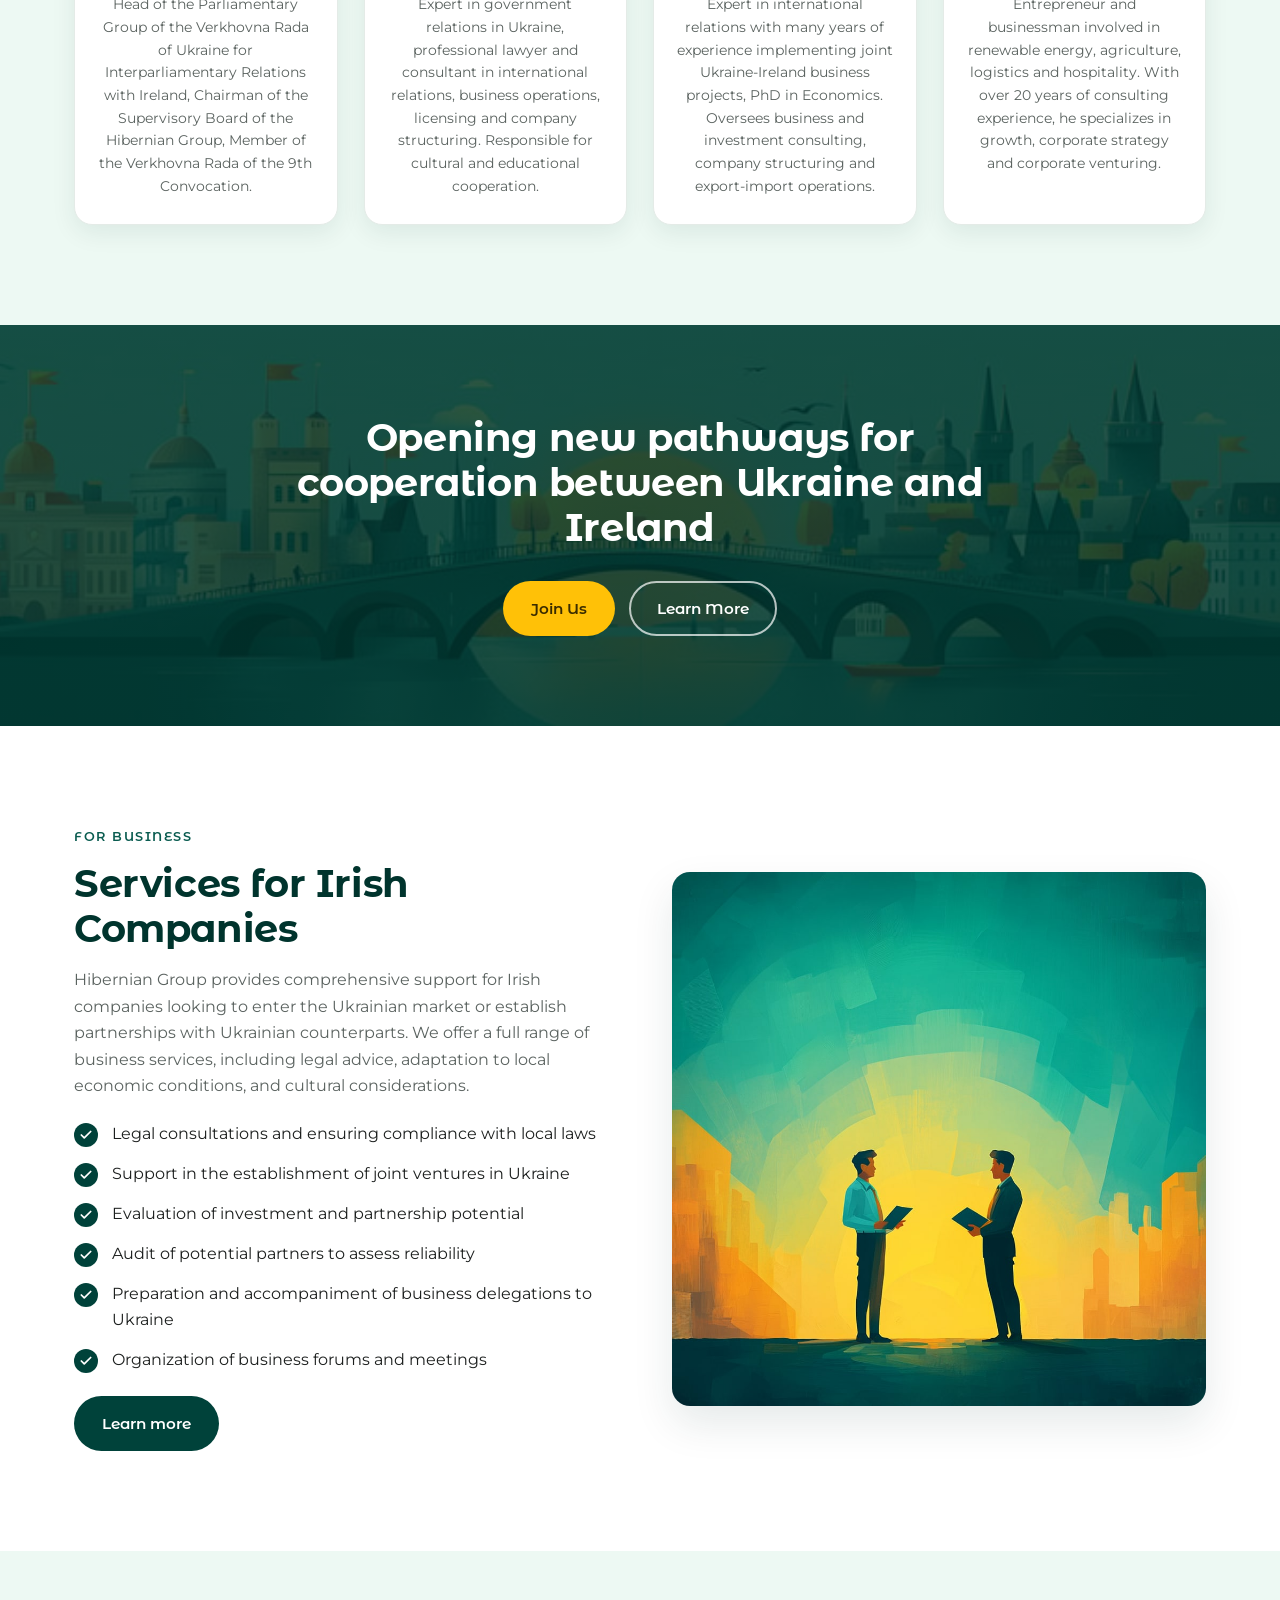
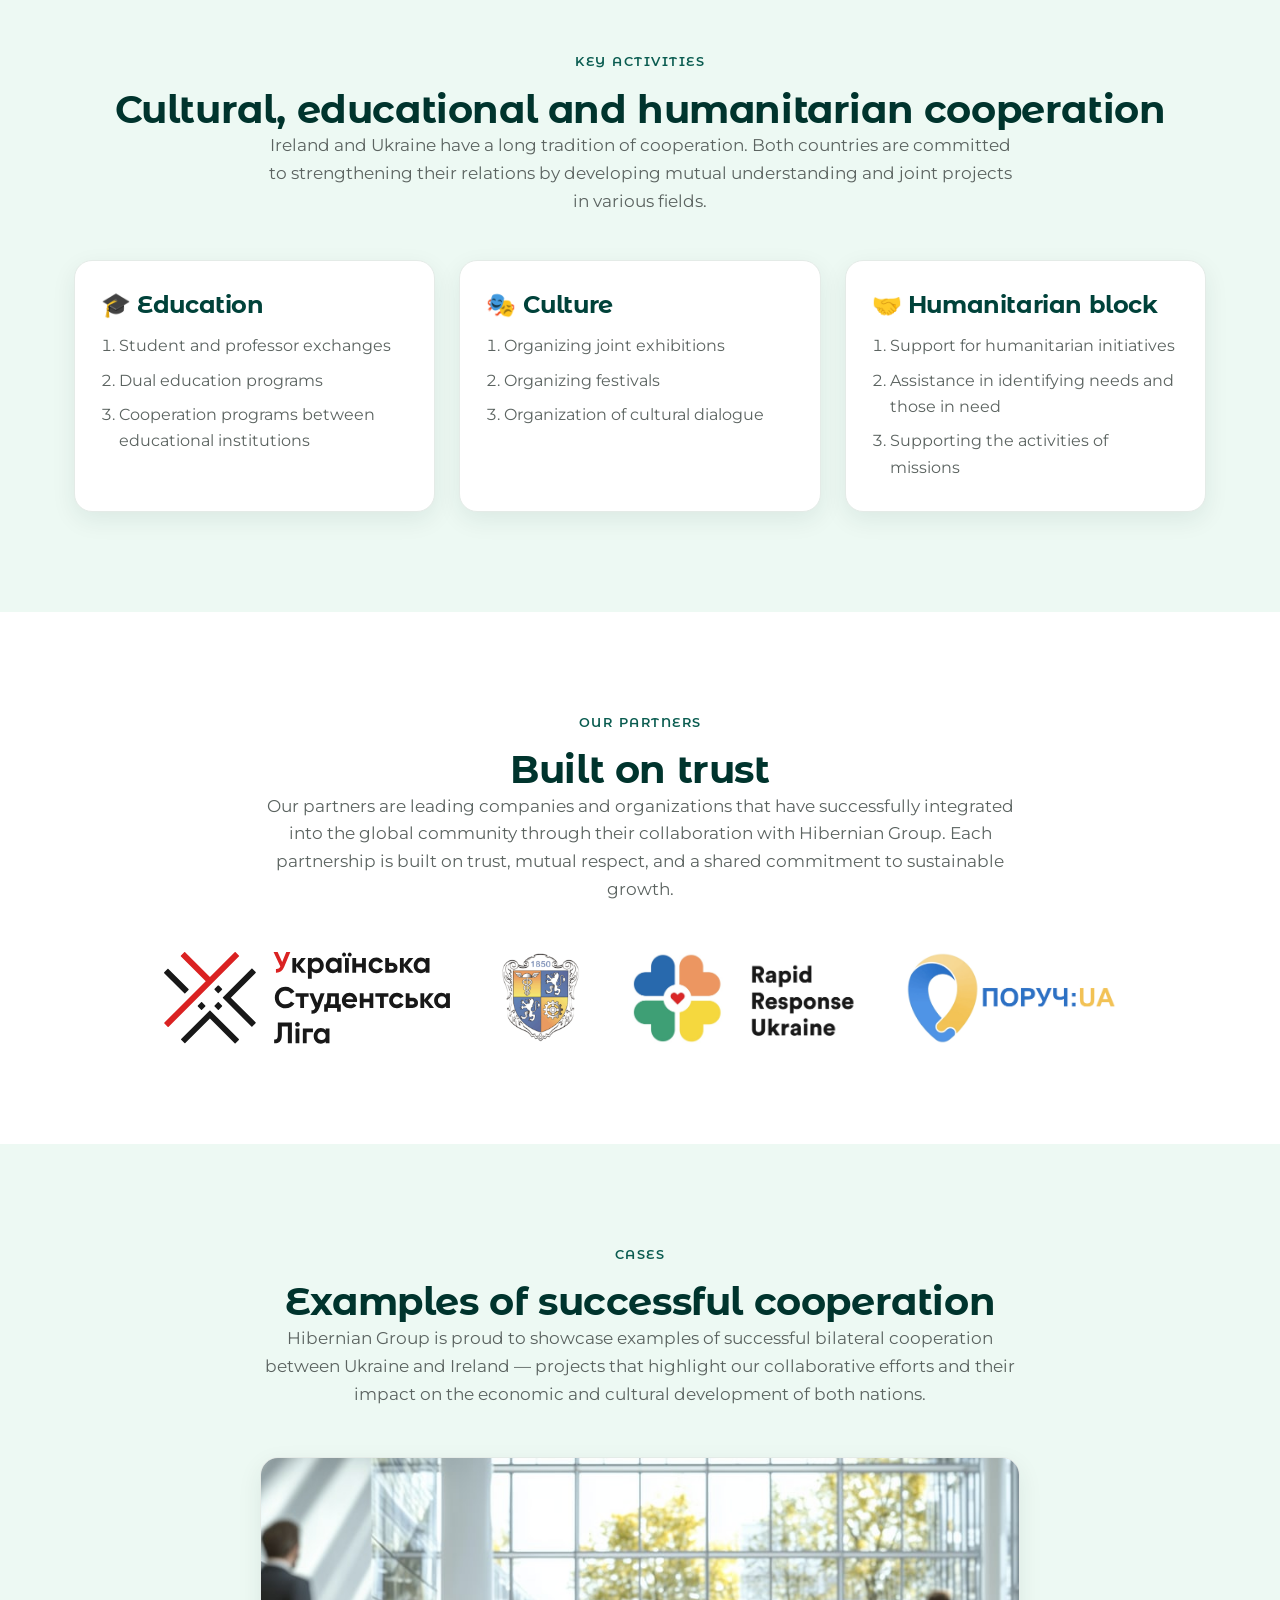
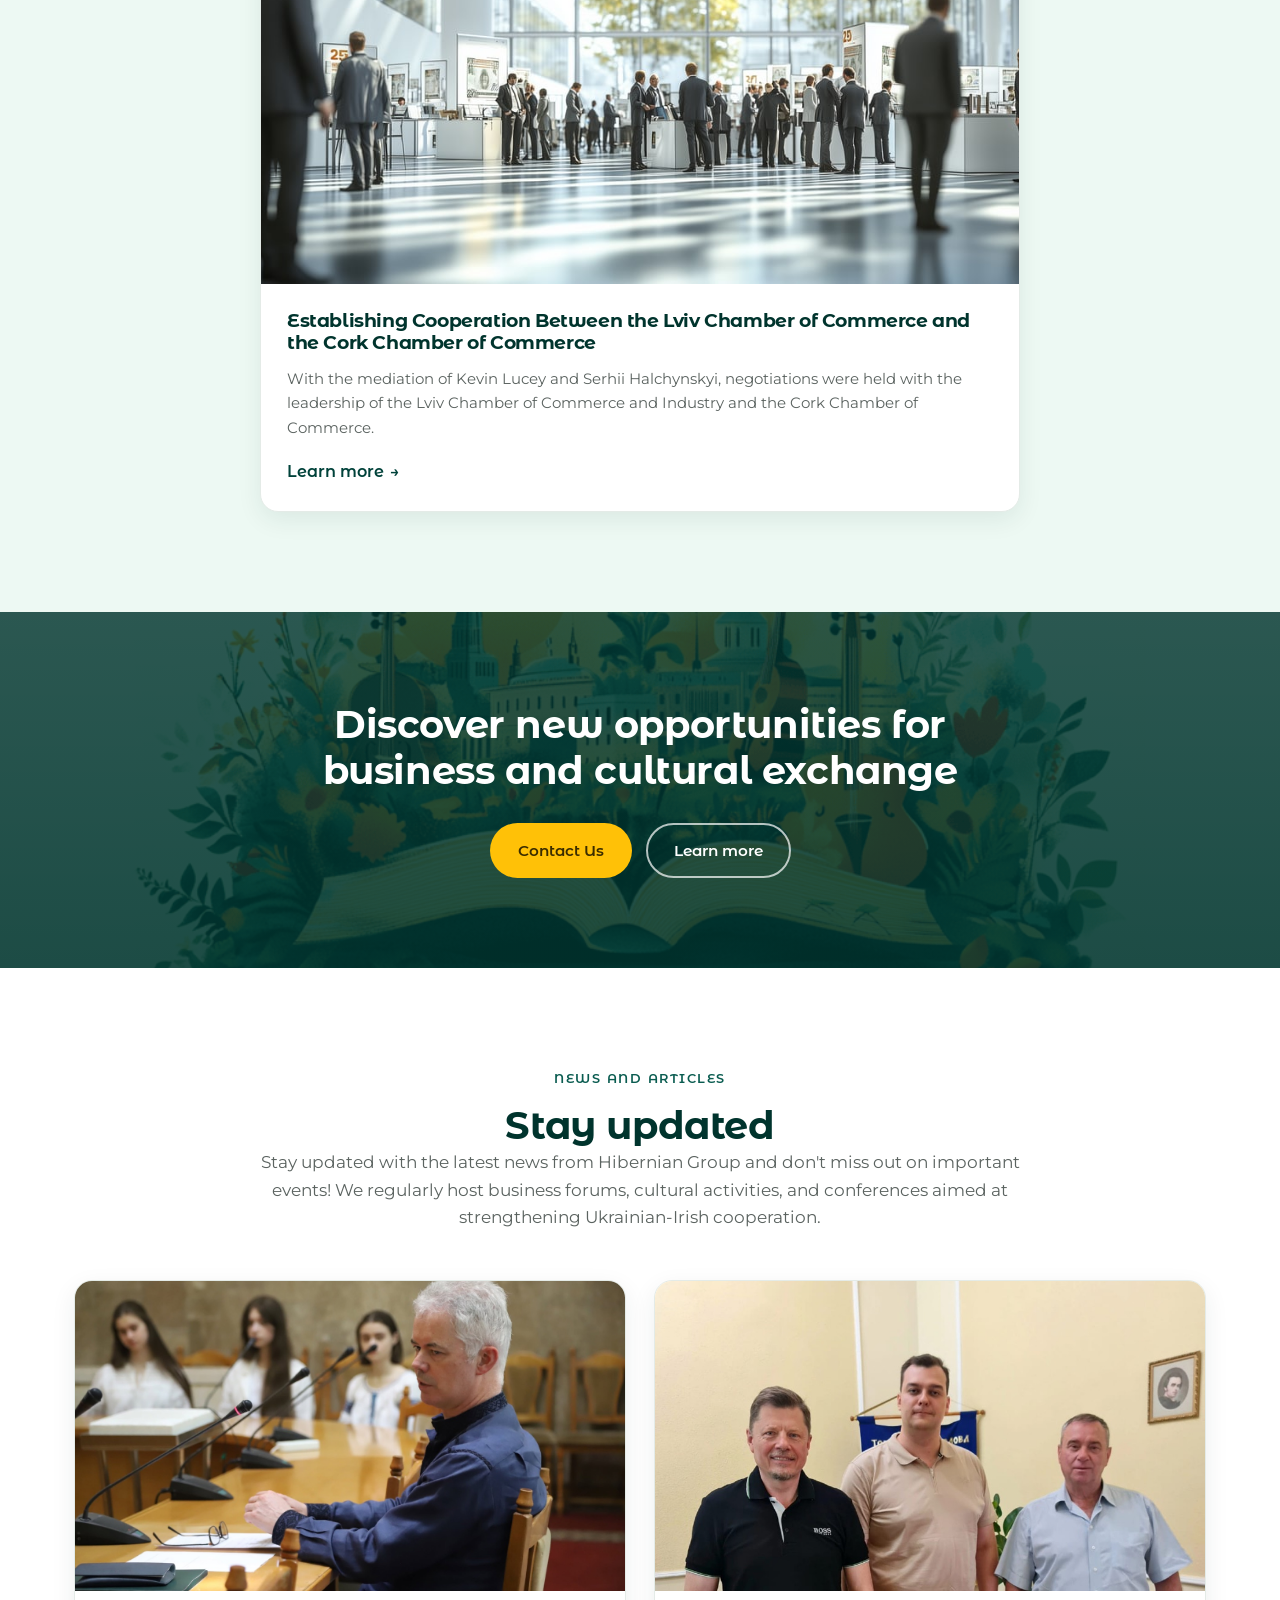
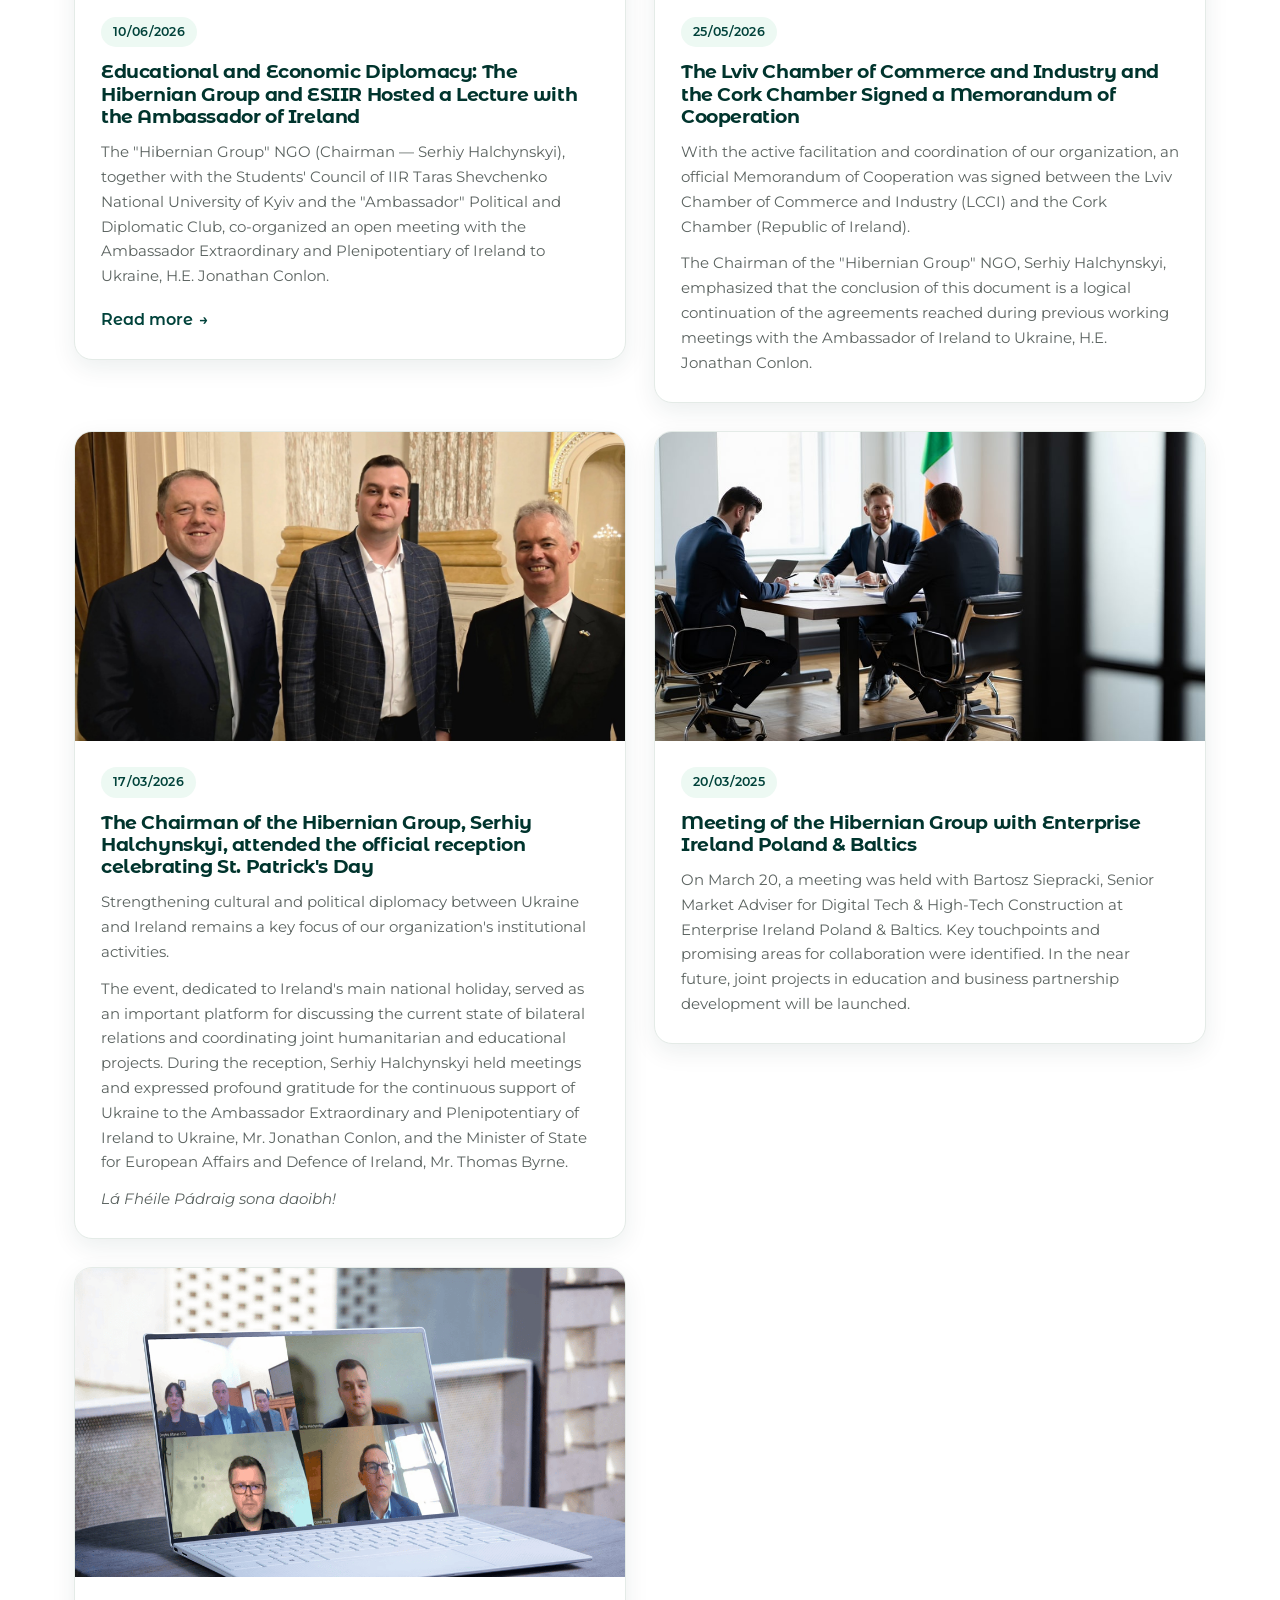
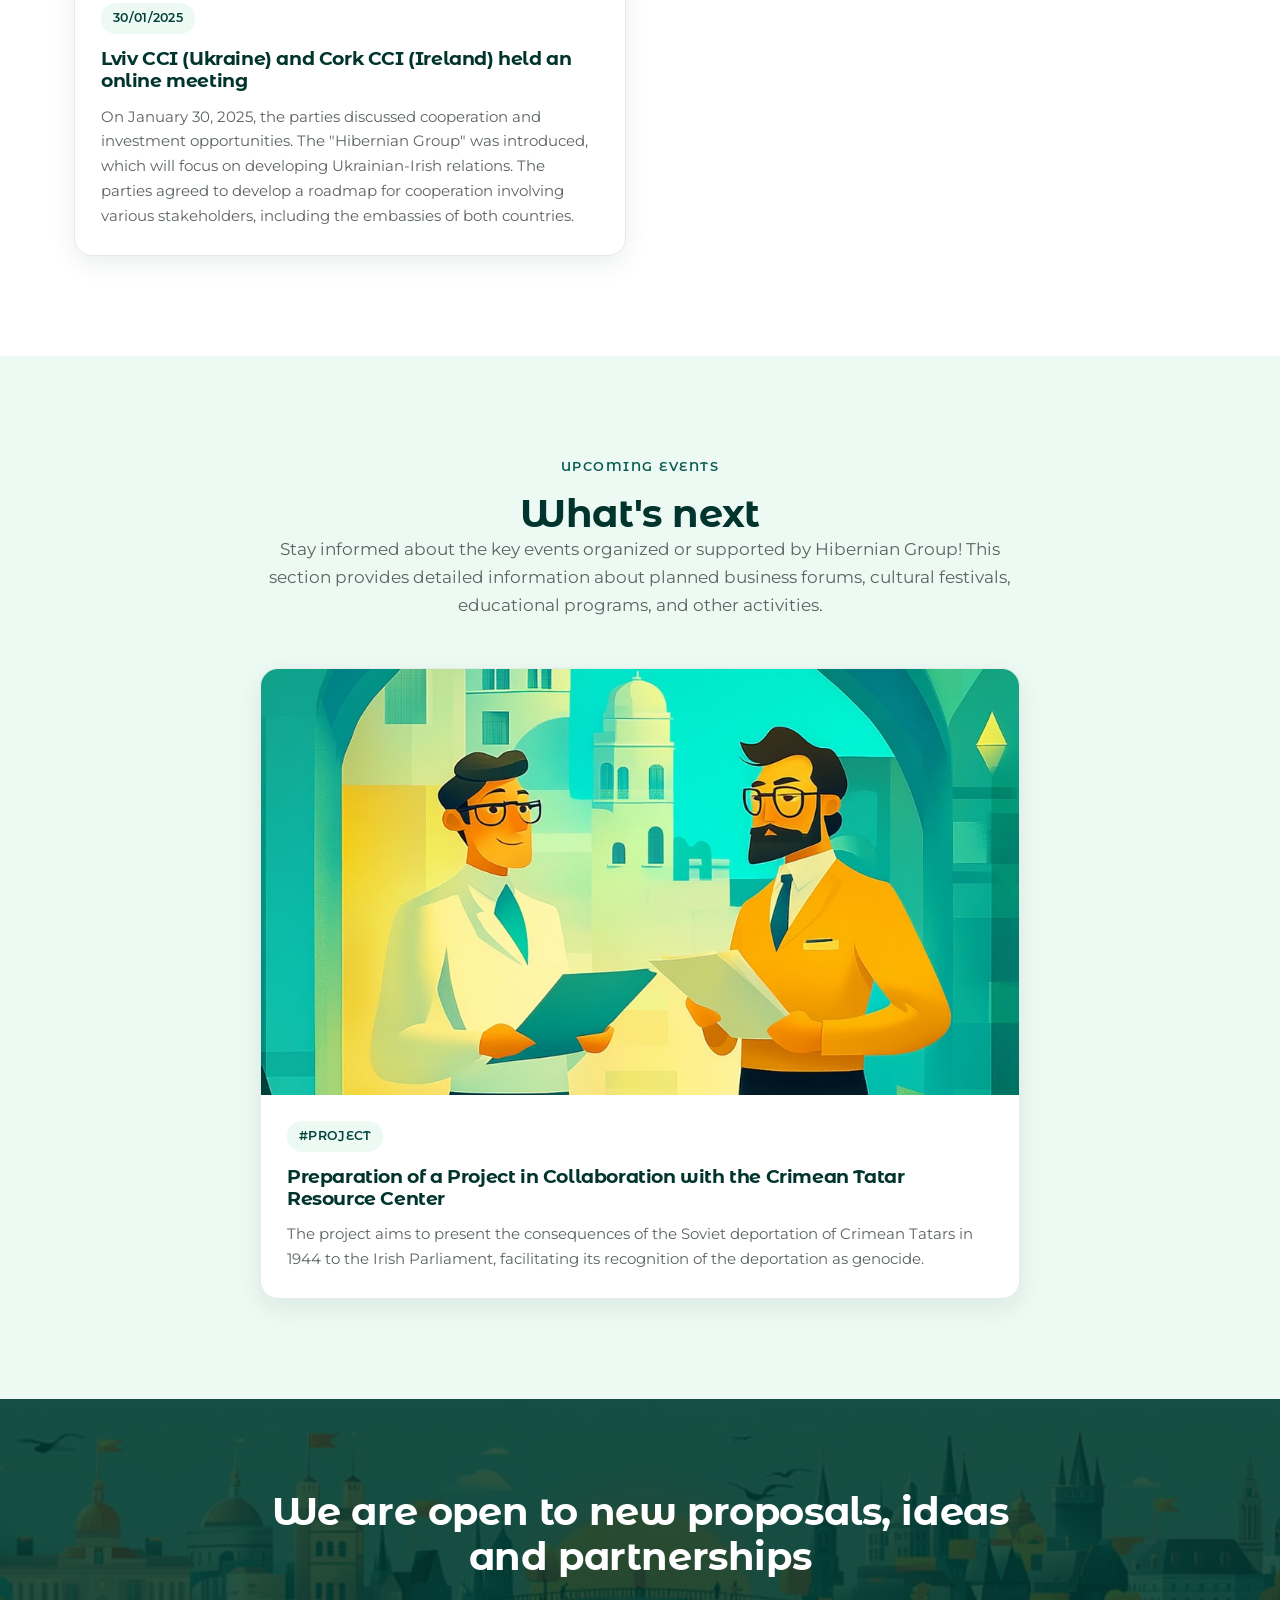
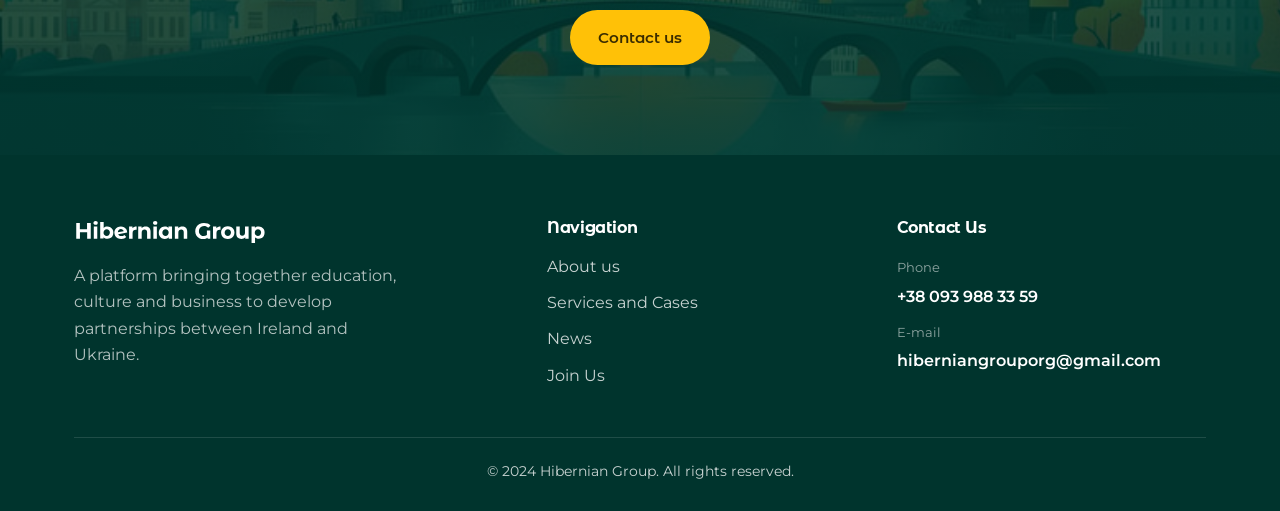
<file: en.html>
<!doctype html>
<html lang="en">
<head>
<meta charset="utf-8">
<meta name="viewport" content="width=device-width, initial-scale=1">
<title>About us — Hibernian Group</title>
<meta name="description" content="Hibernian Group — a platform bringing together business, education and culture to foster partnerships between Ireland and Ukraine.">
<link rel="icon" href="img/logo-dark.svg">
<link rel="preconnect" href="https://fonts.googleapis.com">
<link rel="preconnect" href="https://fonts.gstatic.com" crossorigin>
<link href="https://fonts.googleapis.com/css2?family=Montserrat+Alternates:wght@500;600;700&family=Montserrat:wght@400;500;600&display=swap" rel="stylesheet">
<link rel="stylesheet" href="css/style.css">
</head>
<body>

<!-- HEADER -->
<header class="site-header">
  <div class="container">
    <nav class="nav" id="nav">
      <a class="brand" href="en.html"><img src="img/logo-dark.svg" alt="Hibernian Group"></a>
      <div class="nav-links">
        <a href="en.html" class="active">About us</a>
        <a href="poslugi-en.html">Services and Cases</a>
        <a href="en.html#news">News</a>
      </div>
      <div class="nav-right">
        <div class="socials" aria-label="Social media">
          <a href="#" aria-label="Facebook"><svg viewBox="0 0 24 24"><path d="M22 12c0-5.52-4.48-10-10-10S2 6.48 2 12c0 4.99 3.66 9.13 8.44 9.88v-6.99H7.9V12h2.54V9.8c0-2.5 1.49-3.89 3.78-3.89 1.09 0 2.24.2 2.24.2v2.46h-1.26c-1.24 0-1.63.77-1.63 1.56V12h2.78l-.44 2.89h-2.34v6.99C18.34 21.13 22 16.99 22 12z"/></svg></a>
          <a href="#" aria-label="Instagram"><svg viewBox="0 0 24 24"><path d="M12 2.16c3.2 0 3.58.01 4.85.07 1.17.05 1.8.25 2.23.41.56.22.96.48 1.38.9.42.42.68.82.9 1.38.16.42.36 1.06.41 2.23.06 1.27.07 1.65.07 4.85s-.01 3.58-.07 4.85c-.05 1.17-.25 1.8-.41 2.23-.22.56-.48.96-.9 1.38-.42.42-.82.68-1.38.9-.42.16-1.06.36-2.23.41-1.27.06-1.65.07-4.85.07s-3.58-.01-4.85-.07c-1.17-.05-1.8-.25-2.23-.41-.56-.22-.96-.48-1.38-.9-.42-.42-.68-.82-.9-1.38-.16-.42-.36-1.06-.41-2.23C2.17 15.58 2.16 15.2 2.16 12s.01-3.58.07-4.85c.05-1.17.25-1.8.41-2.23.22-.56.48-.96.9-1.38.42-.42.82-.68 1.38-.9.42-.16 1.06-.36 2.23-.41C8.42 2.17 8.8 2.16 12 2.16M12 0C8.74 0 8.33.01 7.05.07 5.78.13 4.9.33 4.14.63c-.79.31-1.46.72-2.12 1.38C1.36 2.67.95 3.34.63 4.14.33 4.9.13 5.78.07 7.05.01 8.33 0 8.74 0 12s.01 3.67.07 4.95c.06 1.27.26 2.15.56 2.91.31.8.72 1.47 1.38 2.13.66.66 1.33 1.07 2.12 1.38.76.3 1.64.5 2.91.56C8.33 23.99 8.74 24 12 24s3.67-.01 4.95-.07c1.27-.06 2.15-.26 2.91-.56.8-.31 1.47-.72 2.13-1.38.66-.66 1.07-1.33 1.38-2.13.3-.76.5-1.64.56-2.91.06-1.28.07-1.69.07-4.95s-.01-3.67-.07-4.95c-.06-1.27-.26-2.15-.56-2.91-.31-.8-.72-1.47-1.38-2.13-.66-.66-1.33-1.07-2.13-1.38-.76-.3-1.64-.5-2.91-.56C15.67.01 15.26 0 12 0zm0 5.84A6.16 6.16 0 1 0 18.16 12 6.16 6.16 0 0 0 12 5.84zm0 10.16A4 4 0 1 1 16 12a4 4 0 0 1-4 4zm6.41-10.85a1.44 1.44 0 1 0 1.44 1.44 1.44 1.44 0 0 0-1.44-1.44z"/></svg></a>
          <a href="#" aria-label="YouTube"><svg viewBox="0 0 24 24"><path d="M23.5 6.2a3.02 3.02 0 0 0-2.12-2.14C19.5 3.55 12 3.55 12 3.55s-7.5 0-9.38.51A3.02 3.02 0 0 0 .5 6.2 31.6 31.6 0 0 0 0 12a31.6 31.6 0 0 0 .5 5.8 3.02 3.02 0 0 0 2.12 2.14c1.88.51 9.38.51 9.38.51s7.5 0 9.38-.51a3.02 3.02 0 0 0 2.12-2.14A31.6 31.6 0 0 0 24 12a31.6 31.6 0 0 0-.5-5.8zM9.6 15.6V8.4l6.2 3.6z"/></svg></a>
        </div>
        <div class="lang">
          <a href="index.html">ua</a>
          <a href="en.html" class="active">en</a>
        </div>
        <a href="https://forms.gle/8BbtrF5Wgb8C8Dcy5" target="_blank" rel="noopener" class="btn btn-yellow">Join Us</a>
      </div>
      <button class="nav-toggle" id="navToggle" aria-label="Menu"><span></span><span></span><span></span></button>
    </nav>
  </div>
</header>

<!-- HERO -->
<section class="hero">
  <div class="container">
    <div class="hero-card">
      <div class="hero-text">
        <h1>Bridging Ireland and Ukraine through comprehensive collaboration</h1>
        <p><strong class="hl">Hibernian Group</strong> is a platform that brings together business, education, and culture to foster effective partnerships and international cooperation between Ireland and Ukraine. We also promote cultural exchange, the development of education, and provide humanitarian aid to those in need.</p>
        <p>We believe in the power of human unity and strive to make the world a better place to live.</p>
        <div class="btn-row">
          <a href="https://forms.gle/8BbtrF5Wgb8C8Dcy5" target="_blank" rel="noopener" class="btn btn-yellow">Join the Community</a>
          <a href="poslugi-en.html" class="btn btn-outline-light">Learn More</a>
        </div>
      </div>
      <div class="hero-media"><img src="img/hero.png" alt="Ireland and Ukraine"></div>
    </div>
  </div>
</section>

<!-- MISSION -->
<section class="section mission">
  <div class="container">
    <h2>Our Mission</h2>
    <p class="mission-text"><strong>Our goal</strong> is to establish sustainable and long-lasting relationships between Ukraine and Ireland, based on mutual respect, cooperation, and cultural exchange. We aim to strengthen cultural, economic, and humanitarian ties, fostering the development of both nations through educational, business, and social initiatives. By supporting innovative projects, we provide a platform for building partnerships that unlock new opportunities for collaboration. Our Ukraine-Ireland team is focused on long-term success, ensuring sustainable growth and mutual benefit for both countries.</p>
  </div>
</section>

<!-- TEAM -->
<section class="section section--tint">
  <div class="container center">
    <div class="eyebrow">Our Team</div>
    <h2>A team of professionals</h2>
    <p class="lead">We have brought together highly skilled professionals with extensive experience across business, education, culture, international relations, investments, and cultural diplomacy — enabling us to build strong and lasting partnerships between Ukraine and Ireland.</p>
    <div class="team-grid">
      <article class="team-card">
        <img src="img/team-yurash.png" alt="Sviatoslav Yurash">
        <h3>Sviatoslav Yurash</h3>
        <p>Head of the Parliamentary Group of the Verkhovna Rada of Ukraine for Interparliamentary Relations with Ireland, Chairman of the Supervisory Board of the Hibernian Group, Member of the Verkhovna Rada of the 9th Convocation.</p>
      </article>
      <article class="team-card">
        <img src="img/team-halchynskyi.jpg" alt="Serhii Halchynskyi">
        <h3>Serhii Halchynskyi</h3>
        <p>Expert in government relations in Ukraine, professional lawyer and consultant in international relations, business operations, licensing and company structuring. Responsible for cultural and educational cooperation.</p>
      </article>
      <article class="team-card">
        <img src="img/team-melnychenko.jpg" alt="Vadym Melnychenko">
        <h3>Vadym Melnychenko</h3>
        <p>Expert in international relations with many years of experience implementing joint Ukraine-Ireland business projects, PhD in Economics. Oversees business and investment consulting, company structuring and export-import operations.</p>
      </article>
      <article class="team-card">
        <img src="img/team-lucey.jpg" alt="Kevin Lucey">
        <h3>Kevin Lucey</h3>
        <p>Entrepreneur and businessman involved in renewable energy, agriculture, logistics and hospitality. With over 20 years of consulting experience, he specializes in growth, corporate strategy and corporate venturing.</p>
      </article>
    </div>
  </div>
</section>

<!-- CTA 1 -->
<section class="cta" style="background:url('img/cta-culture.jpg') center/cover;">
  <div class="container">
    <h2>Opening new pathways for cooperation between Ukraine and Ireland</h2>
    <div class="btn-row">
      <a href="https://forms.gle/8BbtrF5Wgb8C8Dcy5" target="_blank" rel="noopener" class="btn btn-yellow">Join Us</a>
      <a href="poslugi-en.html" class="btn btn-outline-light">Learn More</a>
    </div>
  </div>
</section>

<!-- SERVICES FOR IRISH COMPANIES -->
<section class="section">
  <div class="container">
    <div class="split reverse">
      <div class="split-media"><img src="img/services.jpg" alt="Services for Irish Companies"></div>
      <div class="split-body">
        <div class="eyebrow">For business</div>
        <h2>Services for Irish Companies</h2>
        <p>Hibernian Group provides comprehensive support for Irish companies looking to enter the Ukrainian market or establish partnerships with Ukrainian counterparts. We offer a full range of business services, including legal advice, adaptation to local economic conditions, and cultural considerations.</p>
        <ul class="checklist">
          <li>Legal consultations and ensuring compliance with local laws</li>
          <li>Support in the establishment of joint ventures in Ukraine</li>
          <li>Evaluation of investment and partnership potential</li>
          <li>Audit of potential partners to assess reliability</li>
          <li>Preparation and accompaniment of business delegations to Ukraine</li>
          <li>Organization of business forums and meetings</li>
        </ul>
        <p style="margin-top:24px"><a href="poslugi-en.html" class="btn btn-primary">Learn more</a></p>
      </div>
    </div>
  </div>
</section>

<!-- ACTIVITIES -->
<section class="section section--tint">
  <div class="container center">
    <div class="eyebrow">Key Activities</div>
    <h2>Cultural, educational and humanitarian cooperation</h2>
    <p class="lead">Ireland and Ukraine have a long tradition of cooperation. Both countries are committed to strengthening their relations by developing mutual understanding and joint projects in various fields.</p>
    <div class="activities" style="text-align:left">
      <div class="activity">
        <h3>🎓 Education</h3>
        <ol>
          <li>Student and professor exchanges</li>
          <li>Dual education programs</li>
          <li>Cooperation programs between educational institutions</li>
        </ol>
      </div>
      <div class="activity">
        <h3>🎭 Culture</h3>
        <ol>
          <li>Organizing joint exhibitions</li>
          <li>Organizing festivals</li>
          <li>Organization of cultural dialogue</li>
        </ol>
      </div>
      <div class="activity">
        <h3>🤝 Humanitarian block</h3>
        <ol>
          <li>Support for humanitarian initiatives</li>
          <li>Assistance in identifying needs and those in need</li>
          <li>Supporting the activities of missions</li>
        </ol>
      </div>
    </div>
  </div>
</section>

<!-- PARTNERS -->
<section class="section">
  <div class="container center">
    <div class="eyebrow">Our Partners</div>
    <h2>Built on trust</h2>
    <p class="lead">Our partners are leading companies and organizations that have successfully integrated into the global community through their collaboration with Hibernian Group. Each partnership is built on trust, mutual respect, and a shared commitment to sustainable growth.</p>
    <div class="partners">
      <img src="img/partner1.svg" alt="Partner">
      <img src="img/partner2.png" alt="Lviv CCI">
      <img src="img/partner3.jpg" alt="Rapid Response Ukraine">
      <img src="img/partner4.png" alt="Partner">
    </div>
  </div>
</section>

<!-- CASES -->
<section class="section section--tint">
  <div class="container center">
    <div class="eyebrow">Cases</div>
    <h2>Examples of successful cooperation</h2>
    <p class="lead">Hibernian Group is proud to showcase examples of successful bilateral cooperation between Ukraine and Ireland — projects that highlight our collaborative efforts and their impact on the economic and cultural development of both nations.</p>
    <div class="cards" style="text-align:left;grid-template-columns:1fr;max-width:760px;margin-inline:auto">
      <article class="card">
        <div class="card-media"><img src="img/case-lviv-cork.jpg" alt="Lviv CCI and Cork Chamber of Commerce"></div>
        <div class="card-body">
          <h3>Establishing Cooperation Between the Lviv Chamber of Commerce and the Cork Chamber of Commerce</h3>
          <p>With the mediation of Kevin Lucey and Serhii Halchynskyi, negotiations were held with the leadership of the Lviv Chamber of Commerce and Industry and the Cork Chamber of Commerce.</p>
          <a href="https://drive.google.com/file/d/1KojA7nOxJ5LFIyeL2ZDcUjDuU2lwnVhG/view" target="_blank" rel="noopener" class="more">Learn more</a>
        </div>
      </article>
    </div>
  </div>
</section>

<!-- CTA 2 -->
<section class="cta" style="background:url('img/cta-bottom.png') center/cover;">
  <div class="container">
    <h2>Discover new opportunities for business and cultural exchange</h2>
    <div class="btn-row">
      <a href="mailto:hiberniangrouporg@gmail.com" class="btn btn-yellow">Contact Us</a>
      <a href="poslugi-en.html" class="btn btn-outline-light">Learn more</a>
    </div>
  </div>
</section>

<!-- NEWS -->
<section class="section" id="news">
  <div class="container center">
    <div class="eyebrow">News and Articles</div>
    <h2>Stay updated</h2>
    <p class="lead">Stay updated with the latest news from Hibernian Group and don't miss out on important events! We regularly host business forums, cultural activities, and conferences aimed at strengthening Ukrainian-Irish cooperation.</p>
    <div class="cards" style="text-align:left">
      <article class="card">
        <div class="card-media"><img src="img/news-conlon-edu.jpg" alt="Lecture with the Ambassador of Ireland Jonathan Conlon"></div>
        <div class="card-body">
          <span class="badge">10/06/2026</span>
          <h3><a href="https://www.facebook.com/share/p/17gsPnvqEi/" target="_blank" rel="noopener">Educational and Economic Diplomacy: The Hibernian Group and ESIIR Hosted a Lecture with the Ambassador of Ireland</a></h3>
          <p>The "Hibernian Group" NGO (Chairman — Serhiy Halchynskyi), together with the Students' Council of IIR Taras Shevchenko National University of Kyiv and the "Ambassador" Political and Diplomatic Club, co-organized an open meeting with the Ambassador Extraordinary and Plenipotentiary of Ireland to Ukraine, H.E. Jonathan Conlon.</p>
          <a href="https://www.facebook.com/share/p/17gsPnvqEi/" target="_blank" rel="noopener" class="more">Read more</a>
        </div>
      </article>
      <article class="card">
        <div class="card-media"><img src="img/news-memorandum.jpg" alt="Signing of the Memorandum between LCCI and Cork Chamber" style="object-position:center 25%"></div>
        <div class="card-body">
          <span class="badge">25/05/2026</span>
          <h3><a href="#" target="_blank" rel="noopener">The Lviv Chamber of Commerce and Industry and the Cork Chamber Signed a Memorandum of Cooperation</a></h3>
          <p>With the active facilitation and coordination of our organization, an official Memorandum of Cooperation was signed between the Lviv Chamber of Commerce and Industry (LCCI) and the Cork Chamber (Republic of Ireland).</p>
          <p>The Chairman of the "Hibernian Group" NGO, Serhiy Halchynskyi, emphasized that the conclusion of this document is a logical continuation of the agreements reached during previous working meetings with the Ambassador of Ireland to Ukraine, H.E. Jonathan Conlon.</p>
        </div>
      </article>
      <article class="card">
        <div class="card-media"><img src="img/news-stpatrick.jpg" alt="St. Patrick's Day reception"></div>
        <div class="card-body">
          <span class="badge">17/03/2026</span>
          <h3><a href="https://www.facebook.com/share/p/1FtBpFpqxV/" target="_blank" rel="noopener">The Chairman of the Hibernian Group, Serhiy Halchynskyi, attended the official reception celebrating St. Patrick's Day</a></h3>
          <p>Strengthening cultural and political diplomacy between Ukraine and Ireland remains a key focus of our organization's institutional activities.</p>
          <p>The event, dedicated to Ireland's main national holiday, served as an important platform for discussing the current state of bilateral relations and coordinating joint humanitarian and educational projects. During the reception, Serhiy Halchynskyi held meetings and expressed profound gratitude for the continuous support of Ukraine to the Ambassador Extraordinary and Plenipotentiary of Ireland to Ukraine, Mr. Jonathan Conlon, and the Minister of State for European Affairs and Defence of Ireland, Mr. Thomas Byrne.</p>
          <p><em>Lá Fhéile Pádraig sona daoibh!</em></p>
        </div>
      </article>
      <article class="card">
        <div class="card-media"><img src="img/news-enterprise.jpg" alt="Meeting with Enterprise Ireland"></div>
        <div class="card-body">
          <span class="badge">20/03/2025</span>
          <h3>Meeting of the Hibernian Group with Enterprise Ireland Poland &amp; Baltics</h3>
          <p>On March 20, a meeting was held with Bartosz Siepracki, Senior Market Adviser for Digital Tech &amp; High-Tech Construction at Enterprise Ireland Poland &amp; Baltics. Key touchpoints and promising areas for collaboration were identified. In the near future, joint projects in education and business partnership development will be launched.</p>
        </div>
      </article>
      <article class="card">
        <div class="card-media"><img src="img/news-lviv-cork.png" alt="Lviv CCI and Cork CCI online meeting"></div>
        <div class="card-body">
          <span class="badge">30/01/2025</span>
          <h3><a href="https://drive.google.com/file/d/1KojA7nOxJ5LFIyeL2ZDcUjDuU2lwnVhG/view" target="_blank" rel="noopener">Lviv CCI (Ukraine) and Cork CCI (Ireland) held an online meeting</a></h3>
          <p>On January 30, 2025, the parties discussed cooperation and investment opportunities. The "Hibernian Group" was introduced, which will focus on developing Ukrainian-Irish relations. The parties agreed to develop a roadmap for cooperation involving various stakeholders, including the embassies of both countries.</p>
        </div>
      </article>
    </div>
  </div>
</section>

<!-- EVENTS -->
<section class="section section--tint">
  <div class="container center">
    <div class="eyebrow">Upcoming Events</div>
    <h2>What's next</h2>
    <p class="lead">Stay informed about the key events organized or supported by Hibernian Group! This section provides detailed information about planned business forums, cultural festivals, educational programs, and other activities.</p>
    <div class="cards" style="text-align:left;grid-template-columns:1fr;max-width:760px;margin-inline:auto">
      <article class="card">
        <div class="card-media"><img src="img/project-crimea.jpg" alt="Crimean Tatar Resource Center project"></div>
        <div class="card-body">
          <span class="badge">#PROJECT</span>
          <h3>Preparation of a Project in Collaboration with the Crimean Tatar Resource Center</h3>
          <p>The project aims to present the consequences of the Soviet deportation of Crimean Tatars in 1944 to the Irish Parliament, facilitating its recognition of the deportation as genocide.</p>
        </div>
      </article>
    </div>
  </div>
</section>

<!-- CTA 3 -->
<section class="cta" style="background:url('img/cta-culture.jpg') center/cover;">
  <div class="container">
    <h2>We are open to new proposals, ideas and partnerships</h2>
    <div class="btn-row">
      <a href="mailto:hiberniangrouporg@gmail.com" class="btn btn-yellow">Contact us</a>
    </div>
  </div>
</section>

<!-- FOOTER -->
<footer class="site-footer">
  <div class="container">
    <div class="footer-grid">
      <div>
        <img class="flogo" src="img/logo-white.svg" alt="Hibernian Group">
        <p style="color:rgba(255,255,255,.7);max-width:340px">A platform bringing together education, culture and business to develop partnerships between Ireland and Ukraine.</p>
      </div>
      <div>
        <h4>Navigation</h4>
        <div class="footer-links">
          <a href="en.html">About us</a>
          <a href="poslugi-en.html">Services and Cases</a>
          <a href="en.html#news">News</a>
          <a href="https://forms.gle/8BbtrF5Wgb8C8Dcy5" target="_blank" rel="noopener">Join Us</a>
        </div>
      </div>
      <div class="footer-contact">
        <h4>Contact Us</h4>
        <span>Phone</span>
        <a href="tel:+380939883359">+38 093 988 33 59</a>
        <span style="margin-top:12px;display:block">E-mail</span>
        <a href="mailto:hiberniangrouporg@gmail.com">hiberniangrouporg@gmail.com</a>
      </div>
    </div>
    <div class="footer-bottom">© 2024 Hibernian Group. All rights reserved.</div>
  </div>
</footer>

<script>
  var t = document.getElementById('navToggle'), n = document.getElementById('nav');
  if (t) t.addEventListener('click', function(){ n.classList.toggle('open'); });
</script>
</body>
</html>
</file>
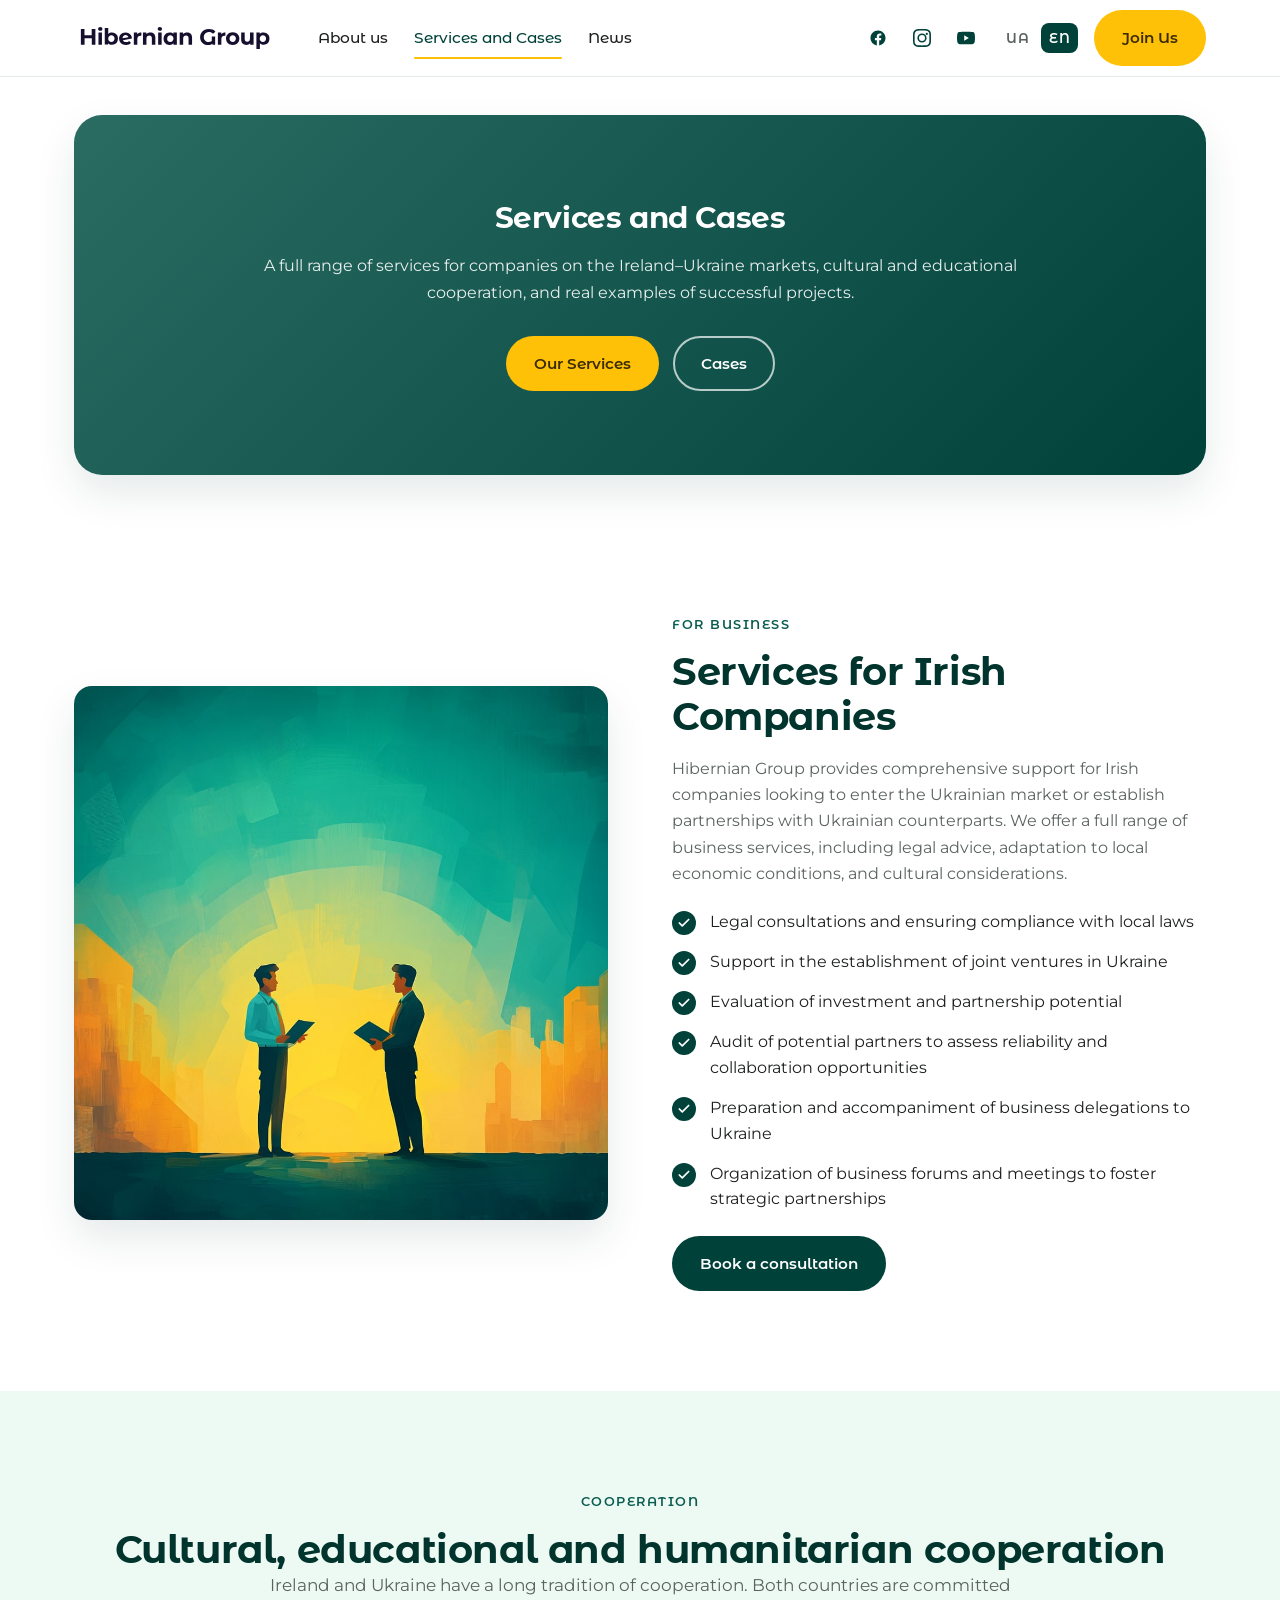
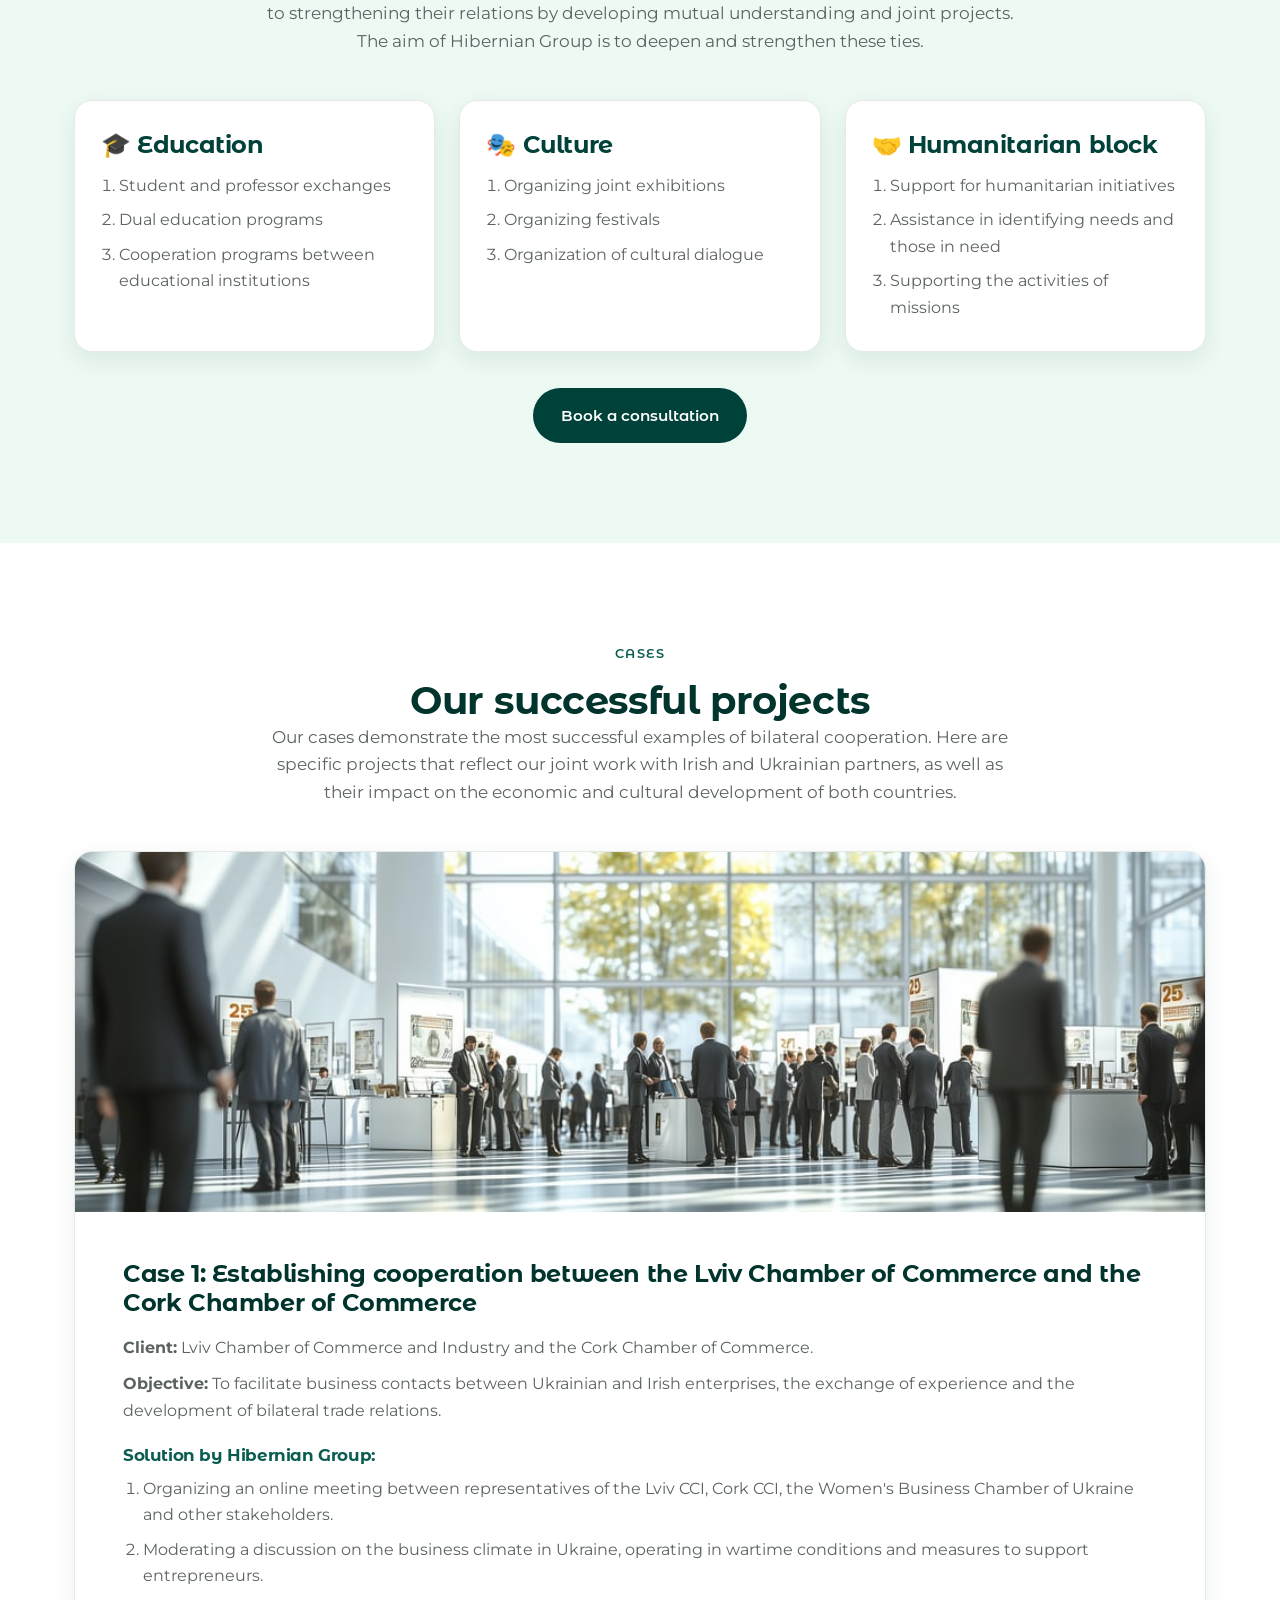
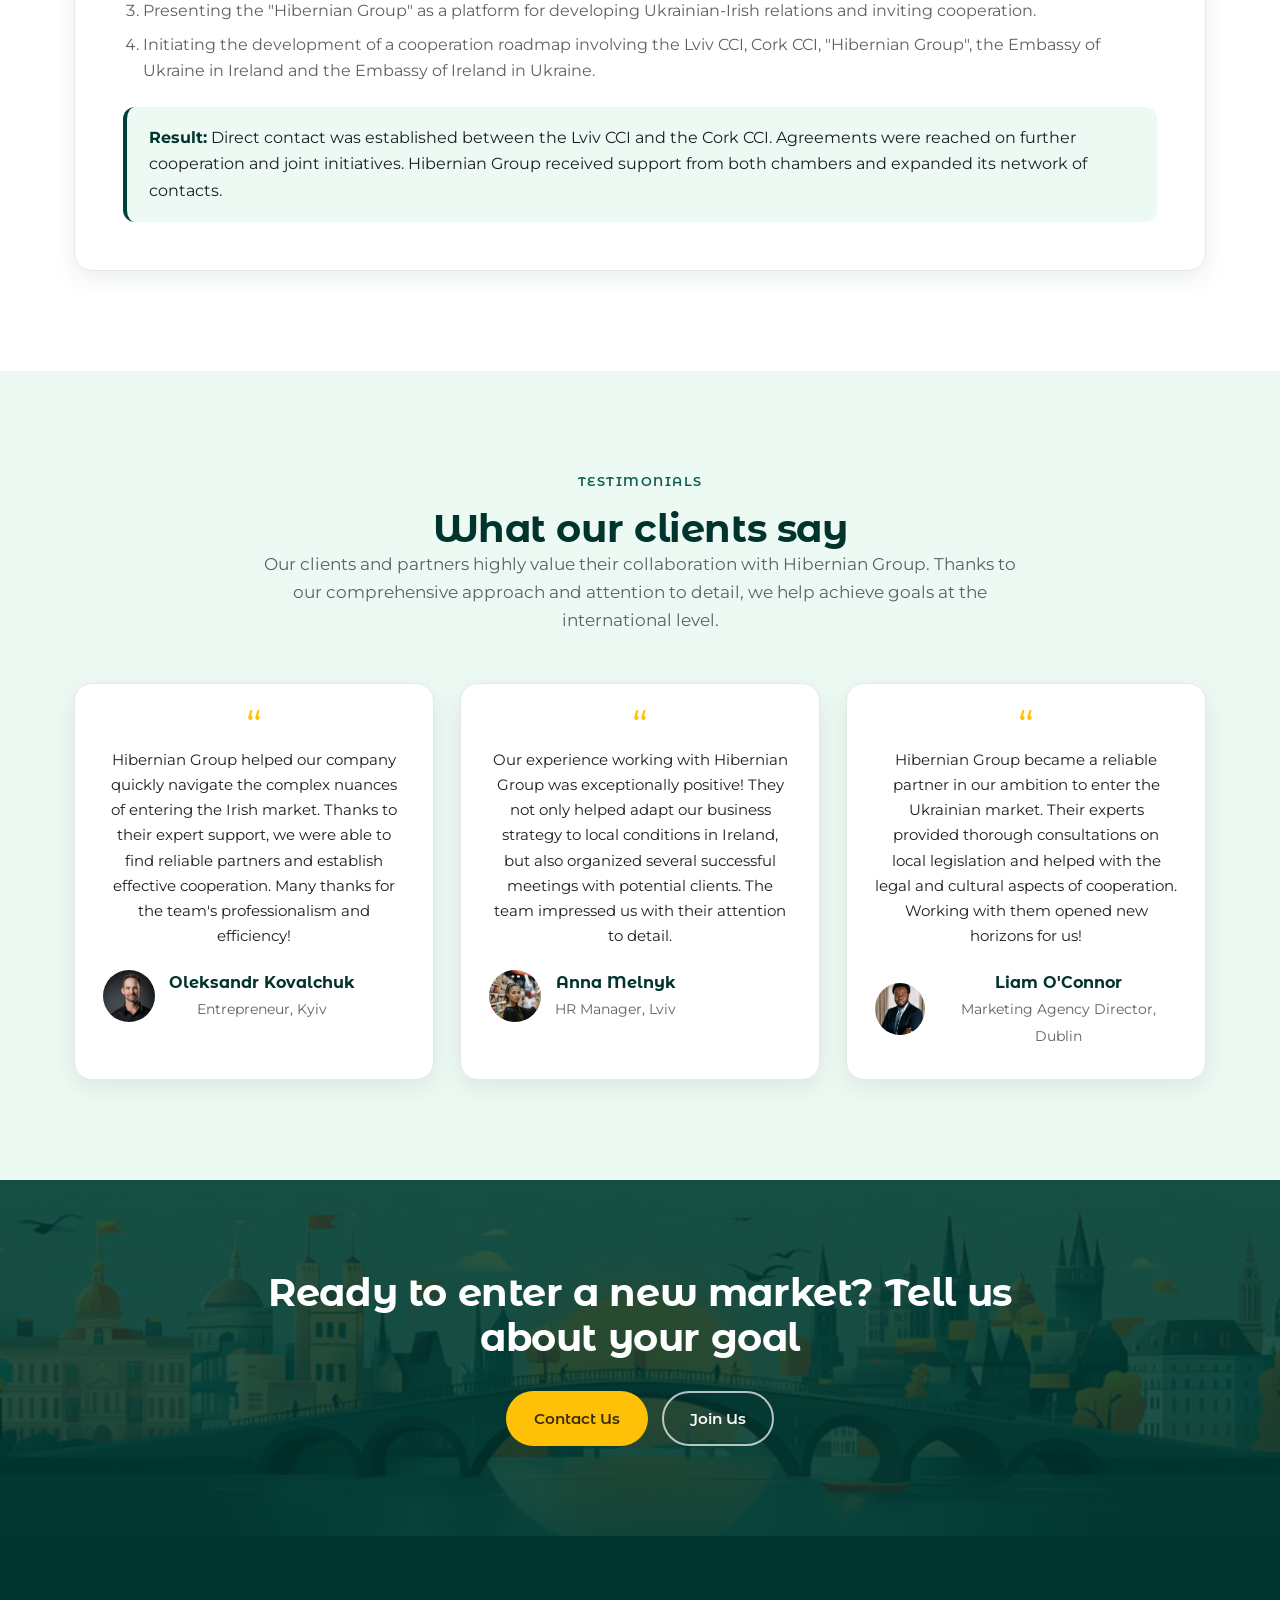
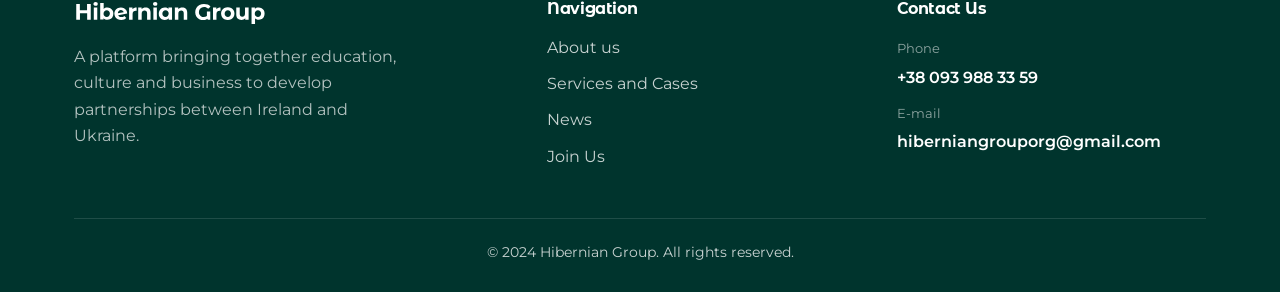
<file: poslugi-en.html>
<!doctype html>
<html lang="en">
<head>
<meta charset="utf-8">
<meta name="viewport" content="width=device-width, initial-scale=1">
<title>Services and Cases — Hibernian Group</title>
<meta name="description" content="Hibernian Group services for companies entering the Ukraine–Ireland markets, cultural and educational cooperation, and successful cases.">
<link rel="icon" href="img/logo-dark.svg">
<link rel="preconnect" href="https://fonts.googleapis.com">
<link rel="preconnect" href="https://fonts.gstatic.com" crossorigin>
<link href="https://fonts.googleapis.com/css2?family=Montserrat+Alternates:wght@500;600;700&family=Montserrat:wght@400;500;600&display=swap" rel="stylesheet">
<link rel="stylesheet" href="css/style.css">
</head>
<body>

<!-- HEADER -->
<header class="site-header">
  <div class="container">
    <nav class="nav" id="nav">
      <a class="brand" href="en.html"><img src="img/logo-dark.svg" alt="Hibernian Group"></a>
      <div class="nav-links">
        <a href="en.html">About us</a>
        <a href="poslugi-en.html" class="active">Services and Cases</a>
        <a href="en.html#news">News</a>
      </div>
      <div class="nav-right">
        <div class="socials" aria-label="Social media">
          <a href="#" aria-label="Facebook"><svg viewBox="0 0 24 24"><path d="M22 12c0-5.52-4.48-10-10-10S2 6.48 2 12c0 4.99 3.66 9.13 8.44 9.88v-6.99H7.9V12h2.54V9.8c0-2.5 1.49-3.89 3.78-3.89 1.09 0 2.24.2 2.24.2v2.46h-1.26c-1.24 0-1.63.77-1.63 1.56V12h2.78l-.44 2.89h-2.34v6.99C18.34 21.13 22 16.99 22 12z"/></svg></a>
          <a href="#" aria-label="Instagram"><svg viewBox="0 0 24 24"><path d="M12 2.16c3.2 0 3.58.01 4.85.07 1.17.05 1.8.25 2.23.41.56.22.96.48 1.38.9.42.42.68.82.9 1.38.16.42.36 1.06.41 2.23.06 1.27.07 1.65.07 4.85s-.01 3.58-.07 4.85c-.05 1.17-.25 1.8-.41 2.23-.22.56-.48.96-.9 1.38-.42.42-.82.68-1.38.9-.42.16-1.06.36-2.23.41-1.27.06-1.65.07-4.85.07s-3.58-.01-4.85-.07c-1.17-.05-1.8-.25-2.23-.41-.56-.22-.96-.48-1.38-.9-.42-.42-.68-.82-.9-1.38-.16-.42-.36-1.06-.41-2.23C2.17 15.58 2.16 15.2 2.16 12s.01-3.58.07-4.85c.05-1.17.25-1.8.41-2.23.22-.56.48-.96.9-1.38.42-.42.82-.68 1.38-.9.42-.16 1.06-.36 2.23-.41C8.42 2.17 8.8 2.16 12 2.16M12 0C8.74 0 8.33.01 7.05.07 5.78.13 4.9.33 4.14.63c-.79.31-1.46.72-2.12 1.38C1.36 2.67.95 3.34.63 4.14.33 4.9.13 5.78.07 7.05.01 8.33 0 8.74 0 12s.01 3.67.07 4.95c.06 1.27.26 2.15.56 2.91.31.8.72 1.47 1.38 2.13.66.66 1.33 1.07 2.12 1.38.76.3 1.64.5 2.91.56C8.33 23.99 8.74 24 12 24s3.67-.01 4.95-.07c1.27-.06 2.15-.26 2.91-.56.8-.31 1.47-.72 2.13-1.38.66-.66 1.07-1.33 1.38-2.13.3-.76.5-1.64.56-2.91.06-1.28.07-1.69.07-4.95s-.01-3.67-.07-4.95c-.06-1.27-.26-2.15-.56-2.91-.31-.8-.72-1.47-1.38-2.13-.66-.66-1.33-1.07-2.13-1.38-.76-.3-1.64-.5-2.91-.56C15.67.01 15.26 0 12 0zm0 5.84A6.16 6.16 0 1 0 18.16 12 6.16 6.16 0 0 0 12 5.84zm0 10.16A4 4 0 1 1 16 12a4 4 0 0 1-4 4zm6.41-10.85a1.44 1.44 0 1 0 1.44 1.44 1.44 1.44 0 0 0-1.44-1.44z"/></svg></a>
          <a href="#" aria-label="YouTube"><svg viewBox="0 0 24 24"><path d="M23.5 6.2a3.02 3.02 0 0 0-2.12-2.14C19.5 3.55 12 3.55 12 3.55s-7.5 0-9.38.51A3.02 3.02 0 0 0 .5 6.2 31.6 31.6 0 0 0 0 12a31.6 31.6 0 0 0 .5 5.8 3.02 3.02 0 0 0 2.12 2.14c1.88.51 9.38.51 9.38.51s7.5 0 9.38-.51a3.02 3.02 0 0 0 2.12-2.14A31.6 31.6 0 0 0 24 12a31.6 31.6 0 0 0-.5-5.8zM9.6 15.6V8.4l6.2 3.6z"/></svg></a>
        </div>
        <div class="lang">
          <a href="poslugi.html">ua</a>
          <a href="poslugi-en.html" class="active">en</a>
        </div>
        <a href="https://forms.gle/8BbtrF5Wgb8C8Dcy5" target="_blank" rel="noopener" class="btn btn-yellow">Join Us</a>
      </div>
      <button class="nav-toggle" id="navToggle" aria-label="Menu"><span></span><span></span><span></span></button>
    </nav>
  </div>
</header>

<!-- PAGE HERO -->
<section class="hero">
  <div class="container">
    <div class="hero-card single">
      <div class="hero-text" style="max-width:820px;margin:0 auto">
        <h1>Services and Cases</h1>
        <p>A full range of services for companies on the Ireland–Ukraine markets, cultural and educational cooperation, and real examples of successful projects.</p>
        <div class="btn-row">
          <a href="#services" class="btn btn-yellow">Our Services</a>
          <a href="#cases" class="btn btn-outline-light">Cases</a>
        </div>
      </div>
    </div>
  </div>
</section>

<!-- SERVICES -->
<section class="section" id="services">
  <div class="container">
    <div class="split">
      <div class="split-media"><img src="img/svc-cta.jpg" alt="Services for Irish Companies"></div>
      <div class="split-body">
        <div class="eyebrow">For business</div>
        <h2>Services for Irish Companies</h2>
        <p>Hibernian Group provides comprehensive support for Irish companies looking to enter the Ukrainian market or establish partnerships with Ukrainian counterparts. We offer a full range of business services, including legal advice, adaptation to local economic conditions, and cultural considerations.</p>
        <ul class="checklist">
          <li>Legal consultations and ensuring compliance with local laws</li>
          <li>Support in the establishment of joint ventures in Ukraine</li>
          <li>Evaluation of investment and partnership potential</li>
          <li>Audit of potential partners to assess reliability and collaboration opportunities</li>
          <li>Preparation and accompaniment of business delegations to Ukraine</li>
          <li>Organization of business forums and meetings to foster strategic partnerships</li>
        </ul>
        <p style="margin-top:24px"><a href="mailto:hiberniangrouporg@gmail.com" class="btn btn-primary">Book a consultation</a></p>
      </div>
    </div>
  </div>
</section>

<!-- CULTURE -->
<section class="section section--tint">
  <div class="container center">
    <div class="eyebrow">Cooperation</div>
    <h2>Cultural, educational and humanitarian cooperation</h2>
    <p class="lead">Ireland and Ukraine have a long tradition of cooperation. Both countries are committed to strengthening their relations by developing mutual understanding and joint projects. The aim of Hibernian Group is to deepen and strengthen these ties.</p>
    <div class="activities" style="text-align:left">
      <div class="activity">
        <h3>🎓 Education</h3>
        <ol>
          <li>Student and professor exchanges</li>
          <li>Dual education programs</li>
          <li>Cooperation programs between educational institutions</li>
        </ol>
      </div>
      <div class="activity">
        <h3>🎭 Culture</h3>
        <ol>
          <li>Organizing joint exhibitions</li>
          <li>Organizing festivals</li>
          <li>Organization of cultural dialogue</li>
        </ol>
      </div>
      <div class="activity">
        <h3>🤝 Humanitarian block</h3>
        <ol>
          <li>Support for humanitarian initiatives</li>
          <li>Assistance in identifying needs and those in need</li>
          <li>Supporting the activities of missions</li>
        </ol>
      </div>
    </div>
    <p style="margin-top:36px"><a href="mailto:hiberniangrouporg@gmail.com" class="btn btn-primary">Book a consultation</a></p>
  </div>
</section>

<!-- CASES -->
<section class="section" id="cases">
  <div class="container center">
    <div class="eyebrow">Cases</div>
    <h2>Our successful projects</h2>
    <p class="lead">Our cases demonstrate the most successful examples of bilateral cooperation. Here are specific projects that reflect our joint work with Irish and Ukrainian partners, as well as their impact on the economic and cultural development of both countries.</p>

    <div class="case-block" style="text-align:left">
      <img src="img/svc-case1.jpg" alt="Lviv CCI and Cork Chamber of Commerce">
      <div class="case-content">
        <h3>Case 1: Establishing cooperation between the Lviv Chamber of Commerce and the Cork Chamber of Commerce</h3>
        <p><strong>Client:</strong> Lviv Chamber of Commerce and Industry and the Cork Chamber of Commerce.</p>
        <p><strong>Objective:</strong> To facilitate business contacts between Ukrainian and Irish enterprises, the exchange of experience and the development of bilateral trade relations.</p>
        <h4>Solution by Hibernian Group:</h4>
        <ol>
          <li>Organizing an online meeting between representatives of the Lviv CCI, Cork CCI, the Women's Business Chamber of Ukraine and other stakeholders.</li>
          <li>Moderating a discussion on the business climate in Ukraine, operating in wartime conditions and measures to support entrepreneurs.</li>
          <li>Presenting the "Hibernian Group" as a platform for developing Ukrainian-Irish relations and inviting cooperation.</li>
          <li>Initiating the development of a cooperation roadmap involving the Lviv CCI, Cork CCI, "Hibernian Group", the Embassy of Ukraine in Ireland and the Embassy of Ireland in Ukraine.</li>
        </ol>
        <div class="result">
          <strong>Result:</strong> Direct contact was established between the Lviv CCI and the Cork CCI. Agreements were reached on further cooperation and joint initiatives. Hibernian Group received support from both chambers and expanded its network of contacts.
        </div>
      </div>
    </div>
  </div>
</section>

<!-- REVIEWS -->
<section class="section section--tint">
  <div class="container center">
    <div class="eyebrow">Testimonials</div>
    <h2>What our clients say</h2>
    <p class="lead">Our clients and partners highly value their collaboration with Hibernian Group. Thanks to our comprehensive approach and attention to detail, we help achieve goals at the international level.</p>
    <div class="reviews">
      <article class="review">
        <div class="quote">&ldquo;</div>
        <p>Hibernian Group helped our company quickly navigate the complex nuances of entering the Irish market. Thanks to their expert support, we were able to find reliable partners and establish effective cooperation. Many thanks for the team's professionalism and efficiency!</p>
        <div class="who">
          <img src="img/review-oleksandr.png" alt="Oleksandr Kovalchuk">
          <div><strong>Oleksandr Kovalchuk</strong><span>Entrepreneur, Kyiv</span></div>
        </div>
      </article>
      <article class="review">
        <div class="quote">&ldquo;</div>
        <p>Our experience working with Hibernian Group was exceptionally positive! They not only helped adapt our business strategy to local conditions in Ireland, but also organized several successful meetings with potential clients. The team impressed us with their attention to detail.</p>
        <div class="who">
          <img src="img/review-anna.jpg" alt="Anna Melnyk">
          <div><strong>Anna Melnyk</strong><span>HR Manager, Lviv</span></div>
        </div>
      </article>
      <article class="review">
        <div class="quote">&ldquo;</div>
        <p>Hibernian Group became a reliable partner in our ambition to enter the Ukrainian market. Their experts provided thorough consultations on local legislation and helped with the legal and cultural aspects of cooperation. Working with them opened new horizons for us!</p>
        <div class="who">
          <img src="img/review-liam.jpg" alt="Liam O'Connor">
          <div><strong>Liam O'Connor</strong><span>Marketing Agency Director, Dublin</span></div>
        </div>
      </article>
    </div>
  </div>
</section>

<!-- CTA -->
<section class="cta" style="background:url('img/cta-culture.jpg') center/cover;">
  <div class="container">
    <h2>Ready to enter a new market? Tell us about your goal</h2>
    <div class="btn-row">
      <a href="mailto:hiberniangrouporg@gmail.com" class="btn btn-yellow">Contact Us</a>
      <a href="https://forms.gle/8BbtrF5Wgb8C8Dcy5" target="_blank" rel="noopener" class="btn btn-outline-light">Join Us</a>
    </div>
  </div>
</section>

<!-- FOOTER -->
<footer class="site-footer">
  <div class="container">
    <div class="footer-grid">
      <div>
        <img class="flogo" src="img/logo-white.svg" alt="Hibernian Group">
        <p style="color:rgba(255,255,255,.7);max-width:340px">A platform bringing together education, culture and business to develop partnerships between Ireland and Ukraine.</p>
      </div>
      <div>
        <h4>Navigation</h4>
        <div class="footer-links">
          <a href="en.html">About us</a>
          <a href="poslugi-en.html">Services and Cases</a>
          <a href="en.html#news">News</a>
          <a href="https://forms.gle/8BbtrF5Wgb8C8Dcy5" target="_blank" rel="noopener">Join Us</a>
        </div>
      </div>
      <div class="footer-contact">
        <h4>Contact Us</h4>
        <span>Phone</span>
        <a href="tel:+380939883359">+38 093 988 33 59</a>
        <span style="margin-top:12px;display:block">E-mail</span>
        <a href="mailto:hiberniangrouporg@gmail.com">hiberniangrouporg@gmail.com</a>
      </div>
    </div>
    <div class="footer-bottom">© 2024 Hibernian Group. All rights reserved.</div>
  </div>
</footer>

<script>
  var t = document.getElementById('navToggle'), n = document.getElementById('nav');
  if (t) t.addEventListener('click', function(){ n.classList.toggle('open'); });
</script>
</body>
</html>
</file>
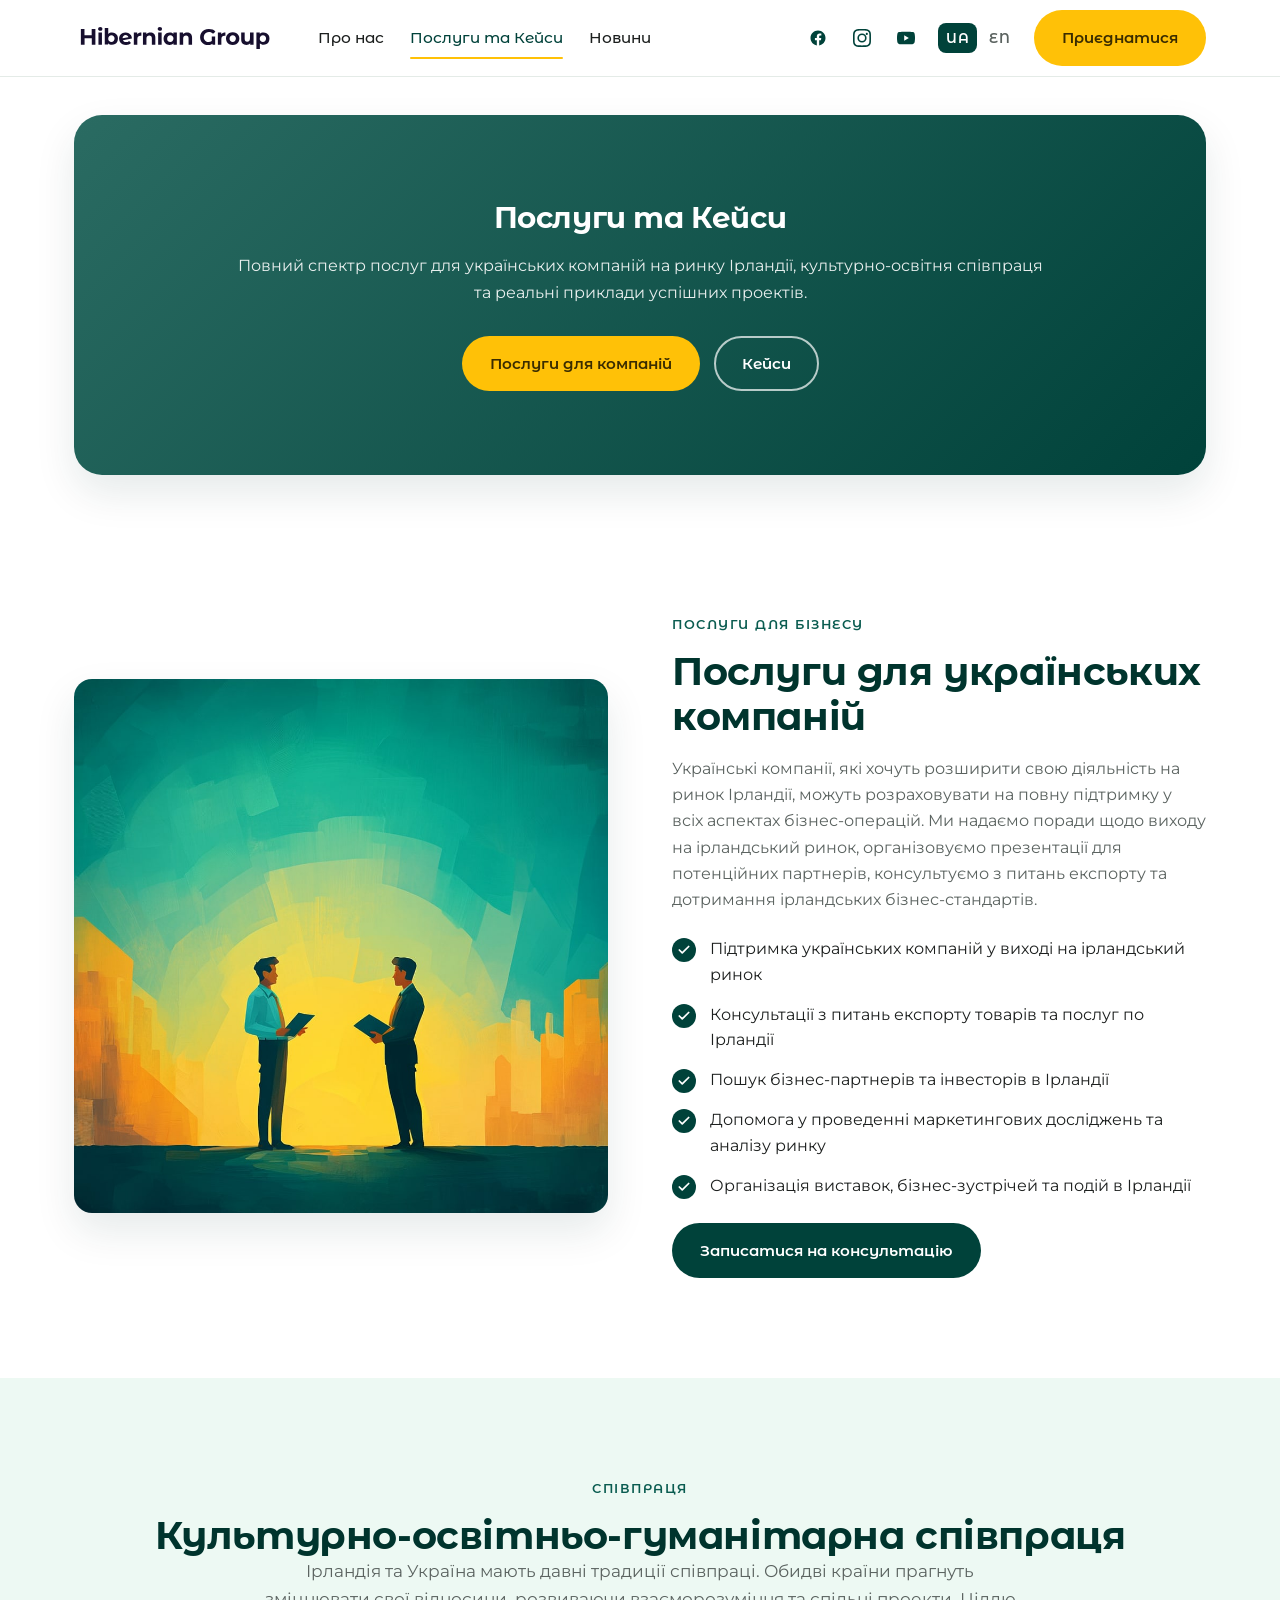
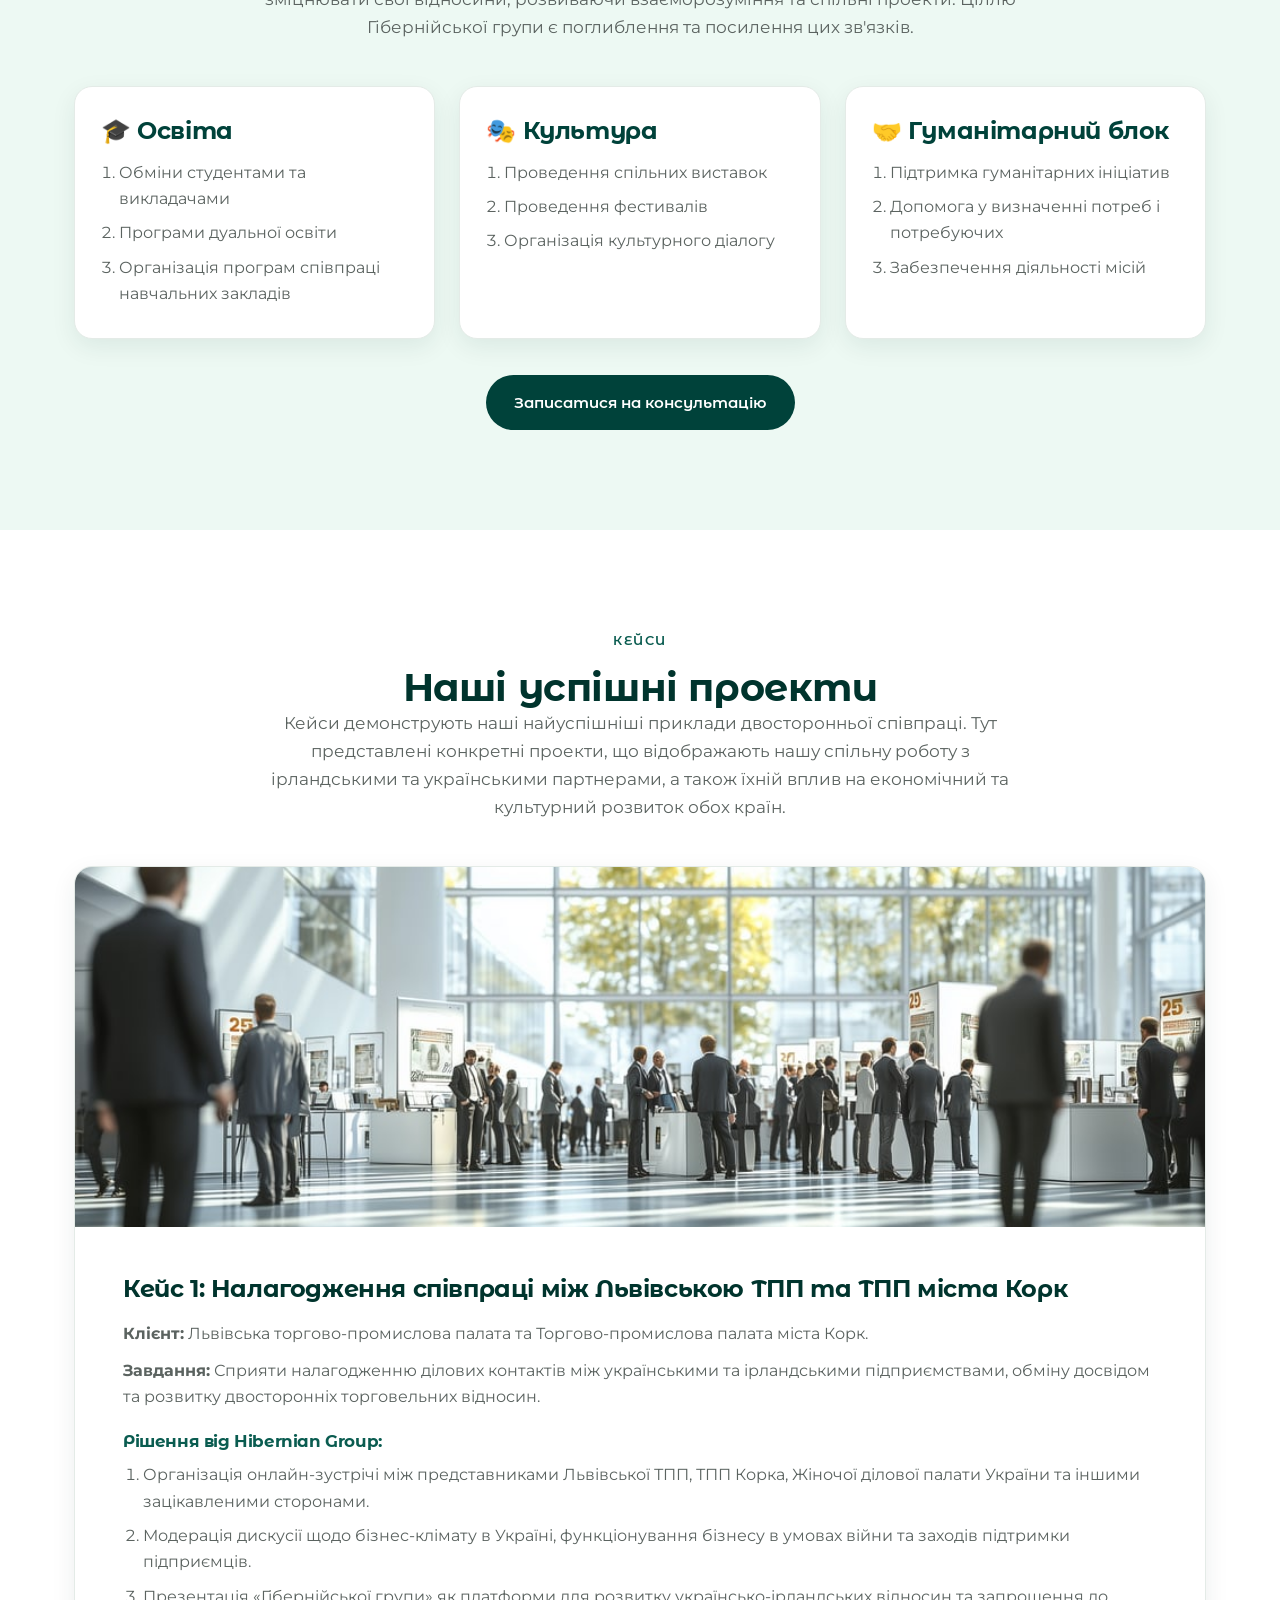
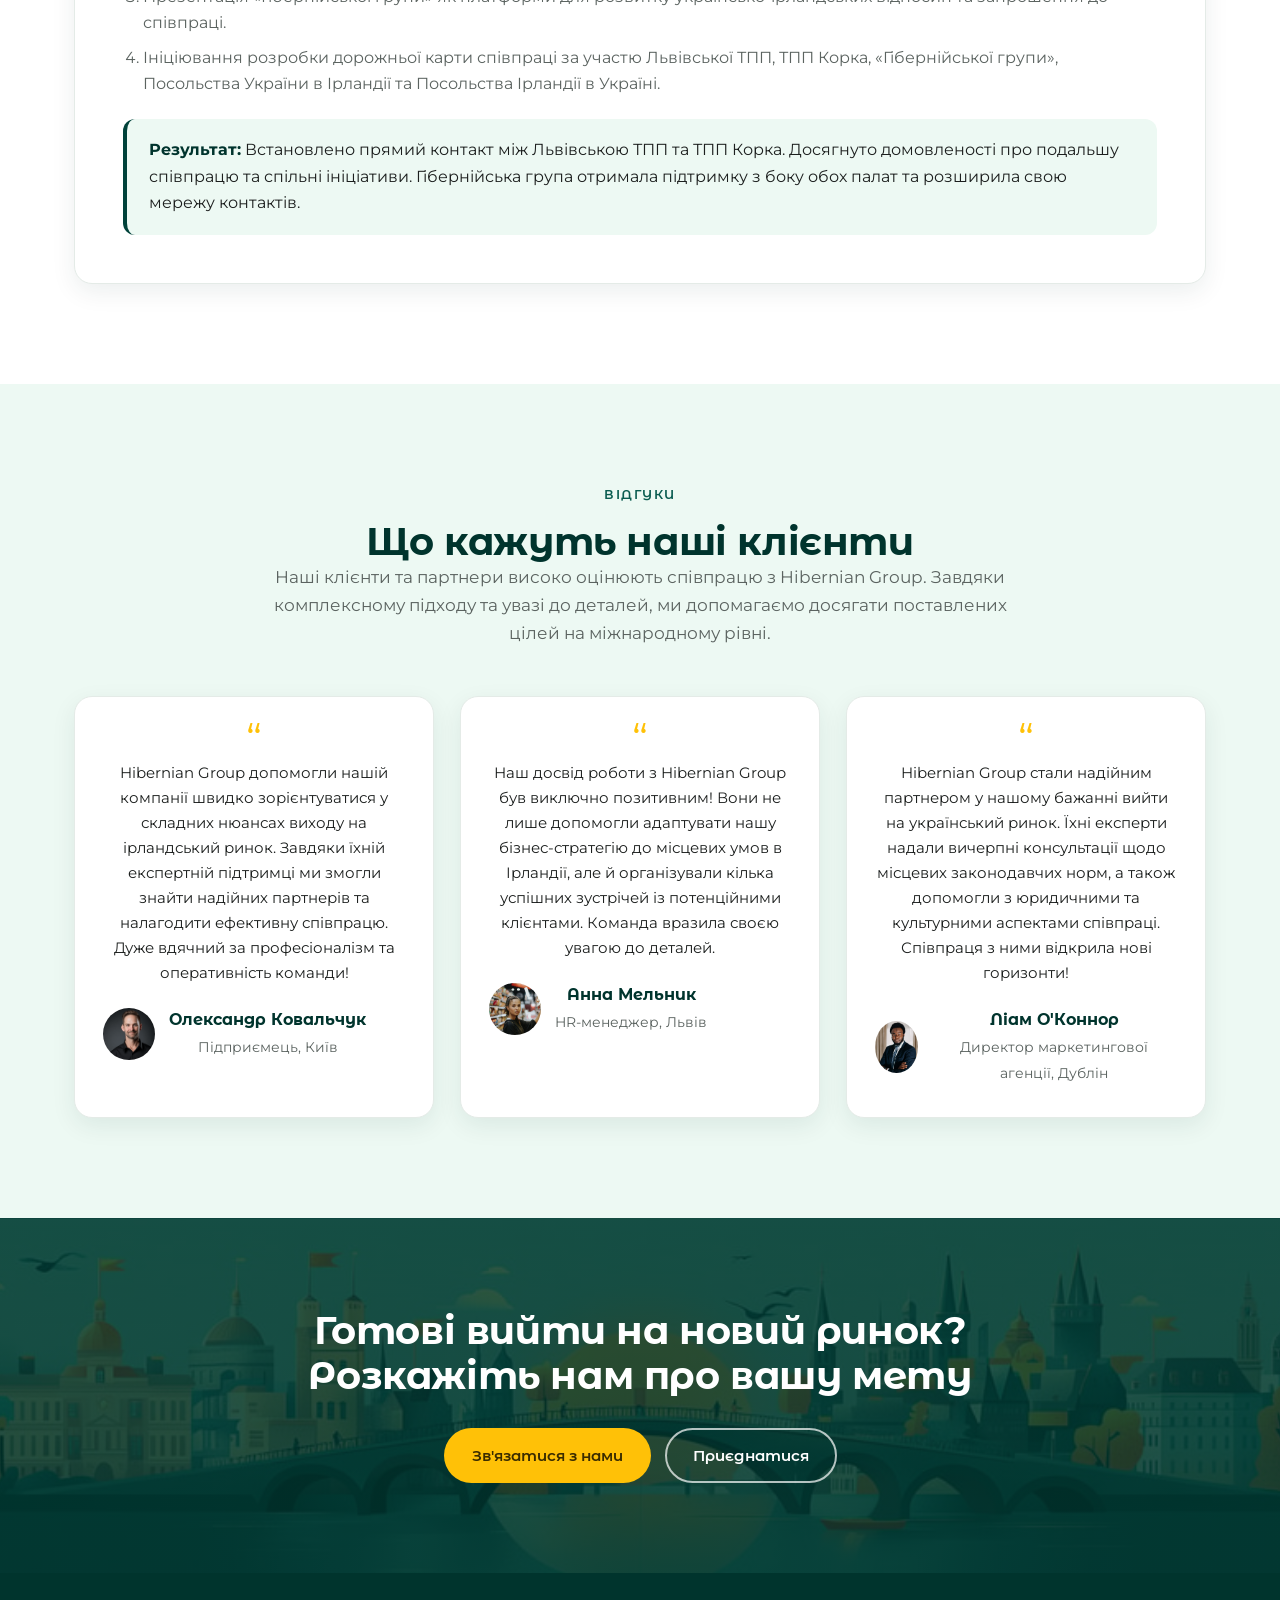
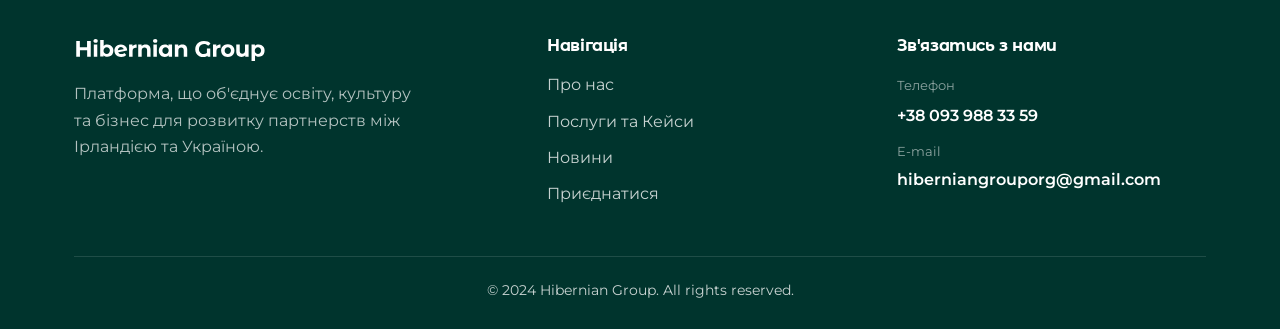
<file: poslugi.html>
<!doctype html>
<html lang="uk">
<head>
<meta charset="utf-8">
<meta name="viewport" content="width=device-width, initial-scale=1">
<title>Послуги та Кейси — Hibernian Group</title>
<meta name="description" content="Послуги Гібернійської групи для українських компаній на ринку Ірландії, культурно-освітня співпраця та успішні кейси.">
<link rel="icon" href="img/logo-dark.svg">
<link rel="preconnect" href="https://fonts.googleapis.com">
<link rel="preconnect" href="https://fonts.gstatic.com" crossorigin>
<link href="https://fonts.googleapis.com/css2?family=Montserrat+Alternates:wght@500;600;700&family=Montserrat:wght@400;500;600&display=swap" rel="stylesheet">
<link rel="stylesheet" href="css/style.css">
</head>
<body>

<!-- HEADER -->
<header class="site-header">
  <div class="container">
    <nav class="nav" id="nav">
      <a class="brand" href="index.html"><img src="img/logo-dark.svg" alt="Hibernian Group"></a>
      <div class="nav-links">
        <a href="index.html">Про нас</a>
        <a href="poslugi.html" class="active">Послуги та Кейси</a>
        <a href="index.html#news">Новини</a>
      </div>
      <div class="nav-right">
        <div class="socials" aria-label="Соцмережі">
          <a href="#" aria-label="Facebook"><svg viewBox="0 0 24 24"><path d="M22 12c0-5.52-4.48-10-10-10S2 6.48 2 12c0 4.99 3.66 9.13 8.44 9.88v-6.99H7.9V12h2.54V9.8c0-2.5 1.49-3.89 3.78-3.89 1.09 0 2.24.2 2.24.2v2.46h-1.26c-1.24 0-1.63.77-1.63 1.56V12h2.78l-.44 2.89h-2.34v6.99C18.34 21.13 22 16.99 22 12z"/></svg></a>
          <a href="#" aria-label="Instagram"><svg viewBox="0 0 24 24"><path d="M12 2.16c3.2 0 3.58.01 4.85.07 1.17.05 1.8.25 2.23.41.56.22.96.48 1.38.9.42.42.68.82.9 1.38.16.42.36 1.06.41 2.23.06 1.27.07 1.65.07 4.85s-.01 3.58-.07 4.85c-.05 1.17-.25 1.8-.41 2.23-.22.56-.48.96-.9 1.38-.42.42-.82.68-1.38.9-.42.16-1.06.36-2.23.41-1.27.06-1.65.07-4.85.07s-3.58-.01-4.85-.07c-1.17-.05-1.8-.25-2.23-.41-.56-.22-.96-.48-1.38-.9-.42-.42-.68-.82-.9-1.38-.16-.42-.36-1.06-.41-2.23C2.17 15.58 2.16 15.2 2.16 12s.01-3.58.07-4.85c.05-1.17.25-1.8.41-2.23.22-.56.48-.96.9-1.38.42-.42.82-.68 1.38-.9.42-.16 1.06-.36 2.23-.41C8.42 2.17 8.8 2.16 12 2.16M12 0C8.74 0 8.33.01 7.05.07 5.78.13 4.9.33 4.14.63c-.79.31-1.46.72-2.12 1.38C1.36 2.67.95 3.34.63 4.14.33 4.9.13 5.78.07 7.05.01 8.33 0 8.74 0 12s.01 3.67.07 4.95c.06 1.27.26 2.15.56 2.91.31.8.72 1.47 1.38 2.13.66.66 1.33 1.07 2.12 1.38.76.3 1.64.5 2.91.56C8.33 23.99 8.74 24 12 24s3.67-.01 4.95-.07c1.27-.06 2.15-.26 2.91-.56.8-.31 1.47-.72 2.13-1.38.66-.66 1.07-1.33 1.38-2.13.3-.76.5-1.64.56-2.91.06-1.28.07-1.69.07-4.95s-.01-3.67-.07-4.95c-.06-1.27-.26-2.15-.56-2.91-.31-.8-.72-1.47-1.38-2.13-.66-.66-1.33-1.07-2.13-1.38-.76-.3-1.64-.5-2.91-.56C15.67.01 15.26 0 12 0zm0 5.84A6.16 6.16 0 1 0 18.16 12 6.16 6.16 0 0 0 12 5.84zm0 10.16A4 4 0 1 1 16 12a4 4 0 0 1-4 4zm6.41-10.85a1.44 1.44 0 1 0 1.44 1.44 1.44 1.44 0 0 0-1.44-1.44z"/></svg></a>
          <a href="#" aria-label="YouTube"><svg viewBox="0 0 24 24"><path d="M23.5 6.2a3.02 3.02 0 0 0-2.12-2.14C19.5 3.55 12 3.55 12 3.55s-7.5 0-9.38.51A3.02 3.02 0 0 0 .5 6.2 31.6 31.6 0 0 0 0 12a31.6 31.6 0 0 0 .5 5.8 3.02 3.02 0 0 0 2.12 2.14c1.88.51 9.38.51 9.38.51s7.5 0 9.38-.51a3.02 3.02 0 0 0 2.12-2.14A31.6 31.6 0 0 0 24 12a31.6 31.6 0 0 0-.5-5.8zM9.6 15.6V8.4l6.2 3.6z"/></svg></a>
        </div>
        <div class="lang">
          <a href="poslugi.html" class="active">ua</a>
          <a href="poslugi-en.html">en</a>
        </div>
        <a href="https://forms.gle/8BbtrF5Wgb8C8Dcy5" target="_blank" rel="noopener" class="btn btn-yellow">Приєднатися</a>
      </div>
      <button class="nav-toggle" id="navToggle" aria-label="Меню"><span></span><span></span><span></span></button>
    </nav>
  </div>
</header>

<!-- PAGE HERO -->
<section class="hero">
  <div class="container">
    <div class="hero-card single">
      <div class="hero-text" style="max-width:820px;margin:0 auto">
        <h1>Послуги та Кейси</h1>
        <p>Повний спектр послуг для українських компаній на ринку Ірландії, культурно-освітня співпраця та реальні приклади успішних проектів.</p>
        <div class="btn-row">
          <a href="#services" class="btn btn-yellow">Послуги для компаній</a>
          <a href="#cases" class="btn btn-outline-light">Кейси</a>
        </div>
      </div>
    </div>
  </div>
</section>

<!-- SERVICES -->
<section class="section" id="services">
  <div class="container">
    <div class="split">
      <div class="split-media"><img src="img/svc-cta.jpg" alt="Послуги для українських компаній"></div>
      <div class="split-body">
        <div class="eyebrow">Послуги для бізнесу</div>
        <h2>Послуги для українських компаній</h2>
        <p>Українські компанії, які хочуть розширити свою діяльність на ринок Ірландії, можуть розраховувати на повну підтримку у всіх аспектах бізнес-операцій. Ми надаємо поради щодо виходу на ірландський ринок, організовуємо презентації для потенційних партнерів, консультуємо з питань експорту та дотримання ірландських бізнес-стандартів.</p>
        <ul class="checklist">
          <li>Підтримка українських компаній у виході на ірландський ринок</li>
          <li>Консультації з питань експорту товарів та послуг по Ірландії</li>
          <li>Пошук бізнес-партнерів та інвесторів в Ірландії</li>
          <li>Допомога у проведенні маркетингових досліджень та аналізу ринку</li>
          <li>Організація виставок, бізнес-зустрічей та подій в Ірландії</li>
        </ul>
        <p style="margin-top:24px"><a href="mailto:hiberniangrouporg@gmail.com" class="btn btn-primary">Записатися на консультацію</a></p>
      </div>
    </div>
  </div>
</section>

<!-- CULTURE -->
<section class="section section--tint">
  <div class="container center">
    <div class="eyebrow">Співпраця</div>
    <h2>Культурно-освітньо-гуманітарна співпраця</h2>
    <p class="lead">Ірландія та Україна мають давні традиції співпраці. Обидві країни прагнуть зміцнювати свої відносини, розвиваючи взаєморозуміння та спільні проекти. Ціллю Гібернійської групи є поглиблення та посилення цих зв'язків.</p>
    <div class="activities" style="text-align:left">
      <div class="activity">
        <h3>🎓 Освіта</h3>
        <ol>
          <li>Обміни студентами та викладачами</li>
          <li>Програми дуальної освіти</li>
          <li>Організація програм співпраці навчальних закладів</li>
        </ol>
      </div>
      <div class="activity">
        <h3>🎭 Культура</h3>
        <ol>
          <li>Проведення спільних виставок</li>
          <li>Проведення фестивалів</li>
          <li>Організація культурного діалогу</li>
        </ol>
      </div>
      <div class="activity">
        <h3>🤝 Гуманітарний блок</h3>
        <ol>
          <li>Підтримка гуманітарних ініціатив</li>
          <li>Допомога у визначенні потреб і потребуючих</li>
          <li>Забезпечення діяльності місій</li>
        </ol>
      </div>
    </div>
    <p style="margin-top:36px"><a href="mailto:hiberniangrouporg@gmail.com" class="btn btn-primary">Записатися на консультацію</a></p>
  </div>
</section>

<!-- CASES -->
<section class="section" id="cases">
  <div class="container center">
    <div class="eyebrow">Кейси</div>
    <h2>Наші успішні проекти</h2>
    <p class="lead">Кейси демонструють наші найуспішніші приклади двосторонньої співпраці. Тут представлені конкретні проекти, що відображають нашу спільну роботу з ірландськими та українськими партнерами, а також їхній вплив на економічний та культурний розвиток обох країн.</p>

    <div class="case-block" style="text-align:left">
      <img src="img/svc-case1.jpg" alt="Львівська ТПП та ТПП Корку">
      <div class="case-content">
        <h3>Кейс 1: Налагодження співпраці між Львівською ТПП та ТПП міста Корк</h3>
        <p><strong>Клієнт:</strong> Львівська торгово-промислова палата та Торгово-промислова палата міста Корк.</p>
        <p><strong>Завдання:</strong> Сприяти налагодженню ділових контактів між українськими та ірландськими підприємствами, обміну досвідом та розвитку двосторонніх торговельних відносин.</p>
        <h4>Рішення від Hibernian Group:</h4>
        <ol>
          <li>Організація онлайн-зустрічі між представниками Львівської ТПП, ТПП Корка, Жіночої ділової палати України та іншими зацікавленими сторонами.</li>
          <li>Модерація дискусії щодо бізнес-клімату в Україні, функціонування бізнесу в умовах війни та заходів підтримки підприємців.</li>
          <li>Презентація «Гібернійської групи» як платформи для розвитку українсько-ірландських відносин та запрошення до співпраці.</li>
          <li>Ініціювання розробки дорожньої карти співпраці за участю Львівської ТПП, ТПП Корка, «Гібернійської групи», Посольства України в Ірландії та Посольства Ірландії в Україні.</li>
        </ol>
        <div class="result">
          <strong>Результат:</strong> Встановлено прямий контакт між Львівською ТПП та ТПП Корка. Досягнуто домовленості про подальшу співпрацю та спільні ініціативи. Гібернійська група отримала підтримку з боку обох палат та розширила свою мережу контактів.
        </div>
      </div>
    </div>
  </div>
</section>

<!-- REVIEWS -->
<section class="section section--tint">
  <div class="container center">
    <div class="eyebrow">Відгуки</div>
    <h2>Що кажуть наші клієнти</h2>
    <p class="lead">Наші клієнти та партнери високо оцінюють співпрацю з Hibernian Group. Завдяки комплексному підходу та увазі до деталей, ми допомагаємо досягати поставлених цілей на міжнародному рівні.</p>
    <div class="reviews">
      <article class="review">
        <div class="quote">&ldquo;</div>
        <p>Hibernian Group допомогли нашій компанії швидко зорієнтуватися у складних нюансах виходу на ірландський ринок. Завдяки їхній експертній підтримці ми змогли знайти надійних партнерів та налагодити ефективну співпрацю. Дуже вдячний за професіоналізм та оперативність команди!</p>
        <div class="who">
          <img src="img/review-oleksandr.png" alt="Олександр Ковальчук">
          <div><strong>Олександр Ковальчук</strong><span>Підприємець, Київ</span></div>
        </div>
      </article>
      <article class="review">
        <div class="quote">&ldquo;</div>
        <p>Наш досвід роботи з Hibernian Group був виключно позитивним! Вони не лише допомогли адаптувати нашу бізнес-стратегію до місцевих умов в Ірландії, але й організували кілька успішних зустрічей із потенційними клієнтами. Команда вразила своєю увагою до деталей.</p>
        <div class="who">
          <img src="img/review-anna.jpg" alt="Анна Мельник">
          <div><strong>Анна Мельник</strong><span>HR-менеджер, Львів</span></div>
        </div>
      </article>
      <article class="review">
        <div class="quote">&ldquo;</div>
        <p>Hibernian Group стали надійним партнером у нашому бажанні вийти на український ринок. Їхні експерти надали вичерпні консультації щодо місцевих законодавчих норм, а також допомогли з юридичними та культурними аспектами співпраці. Співпраця з ними відкрила нові горизонти!</p>
        <div class="who">
          <img src="img/review-liam.jpg" alt="Ліам О'Коннор">
          <div><strong>Ліам О'Коннор</strong><span>Директор маркетингової агенції, Дублін</span></div>
        </div>
      </article>
    </div>
  </div>
</section>

<!-- CTA -->
<section class="cta" style="background:url('img/cta-culture.jpg') center/cover;">
  <div class="container">
    <h2>Готові вийти на новий ринок? Розкажіть нам про вашу мету</h2>
    <div class="btn-row">
      <a href="mailto:hiberniangrouporg@gmail.com" class="btn btn-yellow">Зв'язатися з нами</a>
      <a href="https://forms.gle/8BbtrF5Wgb8C8Dcy5" target="_blank" rel="noopener" class="btn btn-outline-light">Приєднатися</a>
    </div>
  </div>
</section>

<!-- FOOTER -->
<footer class="site-footer">
  <div class="container">
    <div class="footer-grid">
      <div>
        <img class="flogo" src="img/logo-white.svg" alt="Hibernian Group">
        <p style="color:rgba(255,255,255,.7);max-width:340px">Платформа, що об'єднує освіту, культуру та бізнес для розвитку партнерств між Ірландією та Україною.</p>
      </div>
      <div>
        <h4>Навігація</h4>
        <div class="footer-links">
          <a href="index.html">Про нас</a>
          <a href="poslugi.html">Послуги та Кейси</a>
          <a href="index.html#news">Новини</a>
          <a href="https://forms.gle/8BbtrF5Wgb8C8Dcy5" target="_blank" rel="noopener">Приєднатися</a>
        </div>
      </div>
      <div class="footer-contact">
        <h4>Зв'язатись з нами</h4>
        <span>Телефон</span>
        <a href="tel:+380939883359">+38 093 988 33 59</a>
        <span style="margin-top:12px;display:block">E-mail</span>
        <a href="mailto:hiberniangrouporg@gmail.com">hiberniangrouporg@gmail.com</a>
      </div>
    </div>
    <div class="footer-bottom">© 2024 Hibernian Group. All rights reserved.</div>
  </div>
</footer>

<script>
  var t = document.getElementById('navToggle'), n = document.getElementById('nav');
  if (t) t.addEventListener('click', function(){ n.classList.toggle('open'); });
</script>
</body>
</html>
</file>
<file: css/style.css>
/* ===== Hibernian Group — static site styles ===== */
:root {
  --green-900: #00342d;
  --green-800: #00423a;
  --green-700: #0a5c50;
  --teal-600: #2a6b62;
  --green-50: #edf9f3;
  --yellow: #ffc107;
  --ink: #1c1f1e;
  --muted: #5b6360;
  --line: #e4ebe7;
  --white: #ffffff;
  --radius: 18px;
  --shadow: 0 18px 40px rgba(0, 52, 45, 0.10);
  --shadow-sm: 0 8px 24px rgba(0, 52, 45, 0.08);
  --maxw: 1180px;
  --font-head: "Montserrat Alternates", "Montserrat", system-ui, sans-serif;
  --font-body: "Montserrat", system-ui, -apple-system, sans-serif;
}

* { box-sizing: border-box; margin: 0; padding: 0; }
html { scroll-behavior: smooth; }
body {
  font-family: var(--font-body);
  color: var(--ink);
  background: var(--white);
  line-height: 1.65;
  -webkit-font-smoothing: antialiased;
}
img { max-width: 100%; display: block; }
a { color: inherit; text-decoration: none; }

h1, h2, h3, h4 { font-family: var(--font-head); font-weight: 700; line-height: 1.18; letter-spacing: -0.4px; color: var(--green-900); }
h1 { font-size: clamp(2rem, 4.4vw, 3.25rem); }
h2 { font-size: clamp(1.6rem, 3.2vw, 2.4rem); }
h3 { font-size: clamp(1.2rem, 2vw, 1.5rem); }
p { color: var(--muted); }

.container { width: 100%; max-width: var(--maxw); margin: 0 auto; padding: 0 24px; }
.section { padding: clamp(56px, 8vw, 100px) 0; }
.section--tint { background: var(--green-50); }
.center { text-align: center; }
.lead { font-size: 1.06rem; max-width: 760px; }
.center .lead { margin-inline: auto; }

/* ---- buttons ---- */
.btn {
  display: inline-flex; align-items: center; justify-content: center; gap: 8px;
  padding: 13px 26px; border-radius: 999px; font-family: var(--font-head);
  font-weight: 600; font-size: 0.95rem; cursor: pointer; border: 2px solid transparent;
  transition: transform .15s ease, box-shadow .2s ease, background .2s ease, color .2s ease;
  white-space: nowrap;
}
.btn-primary { background: var(--green-800); color: #fff; }
.btn-primary:hover { background: var(--green-700); transform: translateY(-2px); box-shadow: var(--shadow-sm); }
.btn-ghost { background: transparent; color: var(--green-800); border-color: var(--green-800); }
.btn-ghost:hover { background: var(--green-800); color: #fff; }
.btn-light { background: #fff; color: var(--green-800); }
.btn-light:hover { transform: translateY(-2px); box-shadow: var(--shadow-sm); }
.btn-outline-light { background: transparent; color: #fff; border-color: rgba(255,255,255,.7); }
.btn-outline-light:hover { background: #fff; color: var(--green-800); }
.btn-yellow { background: var(--yellow); color: #3a2c00; }
.btn-yellow:hover { transform: translateY(-2px); box-shadow: var(--shadow-sm); }

/* ---- header ---- */
.site-header {
  position: sticky; top: 0; z-index: 50; background: rgba(255,255,255,.92);
  backdrop-filter: blur(10px); border-bottom: 1px solid var(--line);
}
.nav { display: flex; align-items: center; gap: 24px; height: 76px; }
.brand img { height: 26px; width: auto; }
.nav-links { display: flex; gap: 26px; margin-left: 18px; }
.nav-links a { font-family: var(--font-head); font-weight: 500; font-size: .96rem; color: var(--ink); padding: 6px 0; position: relative; }
.nav-links a:hover, .nav-links a.active { color: var(--green-800); }
.nav-links a.active::after { content: ""; position: absolute; left: 0; right: 0; bottom: -2px; height: 2px; background: var(--yellow); border-radius: 2px; }
.nav-right { margin-left: auto; display: flex; align-items: center; gap: 16px; }
.lang { display: flex; gap: 4px; font-family: var(--font-head); font-size: .85rem; font-weight: 600; }
.lang a { padding: 4px 8px; border-radius: 8px; color: var(--muted); text-transform: uppercase; letter-spacing: .5px; }
.lang a.active { background: var(--green-800); color: #fff; }
.nav-toggle { display: none; background: none; border: 0; cursor: pointer; flex-direction: column; gap: 5px; padding: 6px; }
.nav-toggle span { width: 24px; height: 2px; background: var(--green-900); border-radius: 2px; transition: .25s; }

/* ---- hero (rounded card) ---- */
.hero { background: #fff; padding: clamp(20px, 3vw, 40px) 0; }
.hero-card { position: relative; overflow: hidden; border-radius: 28px; background: linear-gradient(135deg, var(--teal-600), var(--green-800)); color: #fff; display: grid; grid-template-columns: 1fr 1fr; gap: 40px; align-items: center; min-height: 520px; padding: clamp(34px, 4.5vw, 64px); box-shadow: var(--shadow); }
.hero-card.single { grid-template-columns: 1fr; text-align: center; min-height: 360px; }
.hero h1 { color: #fff; font-size: clamp(1.7rem, 2.3vw, 2.4rem); line-height: 1.2; }
.hero p { color: rgba(255,255,255,.9); font-size: 1rem; margin-top: 18px; }
.hero .hl { color: var(--yellow); font-weight: 700; }
.hero .btn-row { margin-top: 30px; }
.hero-card.single .btn-row { justify-content: center; }
.hero-media { position: absolute; right: 0; top: 0; bottom: 0; width: 48%; z-index: 1; }
.hero-media img { width: 100%; height: 100%; object-fit: contain; object-position: center right; }
.hero-text { position: relative; z-index: 2; }
.btn-row { display: flex; gap: 14px; flex-wrap: wrap; }

/* ---- socials in header ---- */
.socials { display: flex; align-items: center; gap: 12px; }
.socials a { width: 32px; height: 32px; display: grid; place-items: center; color: var(--green-800); transition: color .2s, transform .2s; }
.socials a:hover { color: var(--yellow); transform: translateY(-2px); }
.socials svg { width: 18px; height: 18px; fill: currentColor; }

/* ---- mission (centered) ---- */
.mission { text-align: center; }
.mission h2 { font-size: clamp(1.9rem, 3.6vw, 2.7rem); }
.mission-text { max-width: 1100px; margin: 26px auto 0; color: var(--muted); font-size: 1.05rem; }
.mission-text strong { color: var(--ink); }

/* ---- split rows ---- */
.split { display: grid; grid-template-columns: 1fr 1fr; gap: clamp(32px, 5vw, 72px); align-items: center; }
.split.reverse .split-media { order: 2; }
.split-media img { width: 100%; border-radius: var(--radius); box-shadow: var(--shadow); }
.eyebrow { font-family: var(--font-head); font-weight: 600; text-transform: uppercase; letter-spacing: 1.5px; font-size: .8rem; color: var(--green-700); margin-bottom: 14px; }
.split-body p { margin-top: 16px; }

/* ---- team ---- */
.team-grid { display: grid; grid-template-columns: repeat(4, 1fr); gap: 26px; margin-top: 52px; }
.team-card { background: #fff; border: 1px solid var(--line); border-radius: var(--radius); padding: 26px 22px; box-shadow: var(--shadow-sm); transition: transform .2s ease, box-shadow .2s ease; }
.team-card:hover { transform: translateY(-6px); box-shadow: var(--shadow); }
.team-card img { width: 104px; height: 104px; border-radius: 50%; object-fit: cover; margin: 0 auto 18px; border: 3px solid var(--green-50); }
.team-card h3 { text-align: center; font-size: 1.15rem; }
.team-card p { font-size: .86rem; margin-top: 10px; text-align: center; }

/* ---- checklist ---- */
.checklist { list-style: none; margin-top: 22px; display: grid; gap: 14px; }
.checklist li { position: relative; padding-left: 38px; color: var(--ink); font-size: .98rem; }
.checklist li::before {
  content: ""; position: absolute; left: 0; top: 2px; width: 24px; height: 24px; border-radius: 50%;
  background: var(--green-800) url("data:image/svg+xml,%3Csvg xmlns='http://www.w3.org/2000/svg' viewBox='0 0 24 24' fill='none' stroke='white' stroke-width='3' stroke-linecap='round' stroke-linejoin='round'%3E%3Cpolyline points='20 6 9 17 4 12'/%3E%3C/svg%3E") center/14px no-repeat;
}

/* ---- activities columns ---- */
.activities { display: grid; grid-template-columns: repeat(3, 1fr); gap: 24px; margin-top: 44px; }
.activity { background: #fff; border-radius: var(--radius); border: 1px solid var(--line); padding: 30px 26px; box-shadow: var(--shadow-sm); }
.activity h3 { color: var(--green-800); margin-bottom: 14px; display: flex; align-items: center; gap: 10px; }
.activity ol { margin-left: 18px; color: var(--muted); display: grid; gap: 8px; }

/* ---- partners ---- */
.partners { display: flex; flex-wrap: wrap; align-items: center; justify-content: center; gap: 48px; margin-top: 48px; }
.partners img { max-height: 92px; width: auto; filter: grayscale(.2); opacity: .9; transition: .2s; }
.partners img:hover { filter: none; opacity: 1; transform: scale(1.04); }

/* ---- cards (news/cases) ---- */
.cards { display: grid; grid-template-columns: repeat(2, 1fr); gap: 28px; margin-top: 48px; align-items: start; }
.post-list { list-style: none; margin: 12px 0; display: grid; gap: 8px; }
.post-list li { font-size: .92rem; color: var(--muted); }
.post-list li strong { color: var(--ink); }
.card { background: #fff; border: 1px solid var(--line); border-radius: var(--radius); overflow: hidden; box-shadow: var(--shadow-sm); transition: transform .2s ease, box-shadow .2s ease; display: flex; flex-direction: column; }
.card:hover { transform: translateY(-6px); box-shadow: var(--shadow); }
.card-media { aspect-ratio: 16/9; overflow: hidden; }
.card-media img { width: 100%; height: 100%; object-fit: cover; }
.card-media.placeholder { background: linear-gradient(135deg, var(--teal-600), var(--green-800)); display: grid; place-items: center; }
.card-media.placeholder span { font-size: 3.4rem; filter: drop-shadow(0 4px 10px rgba(0,0,0,.25)); }
.card-body { padding: 26px; flex: 1; display: flex; flex-direction: column; }
.badge { align-self: flex-start; background: var(--green-50); color: var(--green-800); font-family: var(--font-head); font-weight: 600; font-size: .78rem; padding: 5px 12px; border-radius: 999px; margin-bottom: 14px; letter-spacing: .3px; }
.card-body h3 { font-size: 1.18rem; }
.card-body h3 a { color: inherit; transition: color .2s; }
.card-body h3 a:hover { color: var(--green-700); text-decoration: underline; }
.card-body p { margin-top: 12px; font-size: .94rem; }
.card-body .more { margin-top: auto; padding-top: 18px; font-family: var(--font-head); font-weight: 600; color: var(--green-800); display: inline-flex; align-items: center; gap: 6px; }
.card-body .more::after { content: "→"; transition: transform .2s; }
.card:hover .more::after { transform: translateX(4px); }

/* ---- single case (full) ---- */
.case-block { background: #fff; border: 1px solid var(--line); border-radius: var(--radius); overflow: hidden; box-shadow: var(--shadow-sm); margin-top: 44px; }
.case-block img { width: 100%; max-height: 360px; object-fit: cover; }
.case-content { padding: clamp(28px, 4vw, 48px); }
.case-content h3 { margin-bottom: 18px; }
.case-content h4 { color: var(--green-700); margin: 22px 0 10px; font-size: 1.05rem; }
.case-content p { margin-bottom: 10px; }
.case-content ol { margin: 0 0 6px 20px; color: var(--muted); display: grid; gap: 8px; }
.case-content .result { background: var(--green-50); border-left: 4px solid var(--green-800); padding: 18px 22px; border-radius: 12px; margin-top: 22px; }
.case-content .result strong { color: var(--green-900); }

/* ---- testimonials ---- */
.reviews { display: grid; grid-template-columns: repeat(3, 1fr); gap: 26px; margin-top: 48px; }
.review { background: #fff; border: 1px solid var(--line); border-radius: var(--radius); padding: 30px 28px; box-shadow: var(--shadow-sm); display: flex; flex-direction: column; }
.review .quote { font-size: 2.6rem; line-height: .6; color: var(--yellow); font-family: var(--font-head); margin-bottom: 8px; }
.review p { color: var(--ink); font-size: .95rem; }
.review .who { display: flex; align-items: center; gap: 14px; margin-top: 22px; }
.review .who img { width: 52px; height: 52px; border-radius: 50%; object-fit: cover; }
.review .who strong { display: block; font-family: var(--font-head); color: var(--green-900); }
.review .who span { font-size: .85rem; color: var(--muted); }

/* ---- CTA banner ---- */
.cta { position: relative; color: #fff; text-align: center; overflow: hidden; }
.cta::before { content: ""; position: absolute; inset: 0; background: linear-gradient(rgba(0,52,45,.82), rgba(0,52,45,.88)); }
.cta .container { position: relative; z-index: 1; padding-top: 90px; padding-bottom: 90px; }
.cta h2 { color: #fff; max-width: 760px; margin: 0 auto; }
.cta .btn-row { justify-content: center; margin-top: 30px; }

/* ---- footer ---- */
.site-footer { background: var(--green-900); color: rgba(255,255,255,.78); padding: 64px 0 28px; }
.footer-grid { display: grid; grid-template-columns: 1.4fr 1fr 1fr; gap: 40px; }
.site-footer img.flogo { height: 26px; margin-bottom: 18px; }
.site-footer h4 { color: #fff; font-size: 1rem; margin-bottom: 16px; }
.site-footer a { color: rgba(255,255,255,.78); }
.site-footer a:hover { color: var(--yellow); }
.footer-links { display: grid; gap: 10px; }
.footer-contact a { display: block; color: #fff; font-weight: 600; margin-top: 4px; }
.footer-contact span { font-size: .82rem; color: rgba(255,255,255,.55); }
.footer-bottom { border-top: 1px solid rgba(255,255,255,.12); margin-top: 48px; padding-top: 22px; font-size: .85rem; text-align: center; }

/* ---- responsive ---- */
@media (max-width: 980px) {
  /* --- mobile header / burger menu --- */
  .site-header { background: #fff; }
  .nav { min-height: 64px; height: auto; flex-wrap: wrap; align-items: center; }
  .nav.open { padding-bottom: 10px; box-shadow: var(--shadow-sm); }
  .nav-toggle { display: flex; margin-left: auto; }
  .nav-links, .nav-right { display: none; }
  .nav.open .nav-links,
  .nav.open .nav-right {
    display: flex; flex-direction: column; align-items: flex-start;
    flex-basis: 100%; width: 100%; margin: 0; gap: 16px; padding: 4px 2px;
  }
  .nav.open .nav-links { margin-top: 8px; padding-top: 14px; border-top: 1px solid var(--line); }
  .nav.open .nav-right { padding-bottom: 14px; }
  .nav.open .nav-links a { font-size: 1.05rem; }
  .nav.open .nav-right { margin-left: 0; }
  .nav.open .nav-right .socials { display: flex; }
  .nav.open .nav-right .lang { font-size: 1rem; }
  .nav.open .nav-right .btn { display: inline-flex; width: 100%; justify-content: center; }
  .nav.open .nav-toggle span:nth-child(1) { transform: translateY(7px) rotate(45deg); }
  .nav.open .nav-toggle span:nth-child(2) { opacity: 0; }
  .nav.open .nav-toggle span:nth-child(3) { transform: translateY(-7px) rotate(-45deg); }

  /* --- hero stacks --- */
  .hero-card, .split { grid-template-columns: 1fr; }
  .hero-card { text-align: center; min-height: 0; gap: 18px; }
  .hero h1 { font-size: clamp(1.55rem, 6vw, 2.1rem); }
  .hero .btn-row { justify-content: center; }
  .hero-media { position: static; width: 100%; max-width: 440px; margin: 0 auto; order: -1; }
  .hero-media img { height: auto; }

  /* --- layout grids collapse --- */
  .split.reverse .split-media { order: 0; }
  .team-grid { grid-template-columns: repeat(2, 1fr); }
  .activities { grid-template-columns: 1fr; }
  .cards, .reviews { grid-template-columns: 1fr; }
  .footer-grid { grid-template-columns: 1fr; gap: 32px; }
}

@media (max-width: 600px) {
  .container { padding: 0 18px; }
  .section { padding: 48px 0; }
  .hero-card { padding: 26px 22px; }
  .team-grid { grid-template-columns: 1fr; }
  .partners { gap: 28px; }
  .partners img { max-height: 70px; }
  .btn { width: 100%; }
  .hero .btn-row, .cta .btn-row { width: 100%; }
  .case-content { padding: 24px 20px; }
  h1 { font-size: clamp(1.7rem, 7vw, 2.1rem); }
  h2 { font-size: clamp(1.5rem, 6vw, 2rem); }
}
</file>
